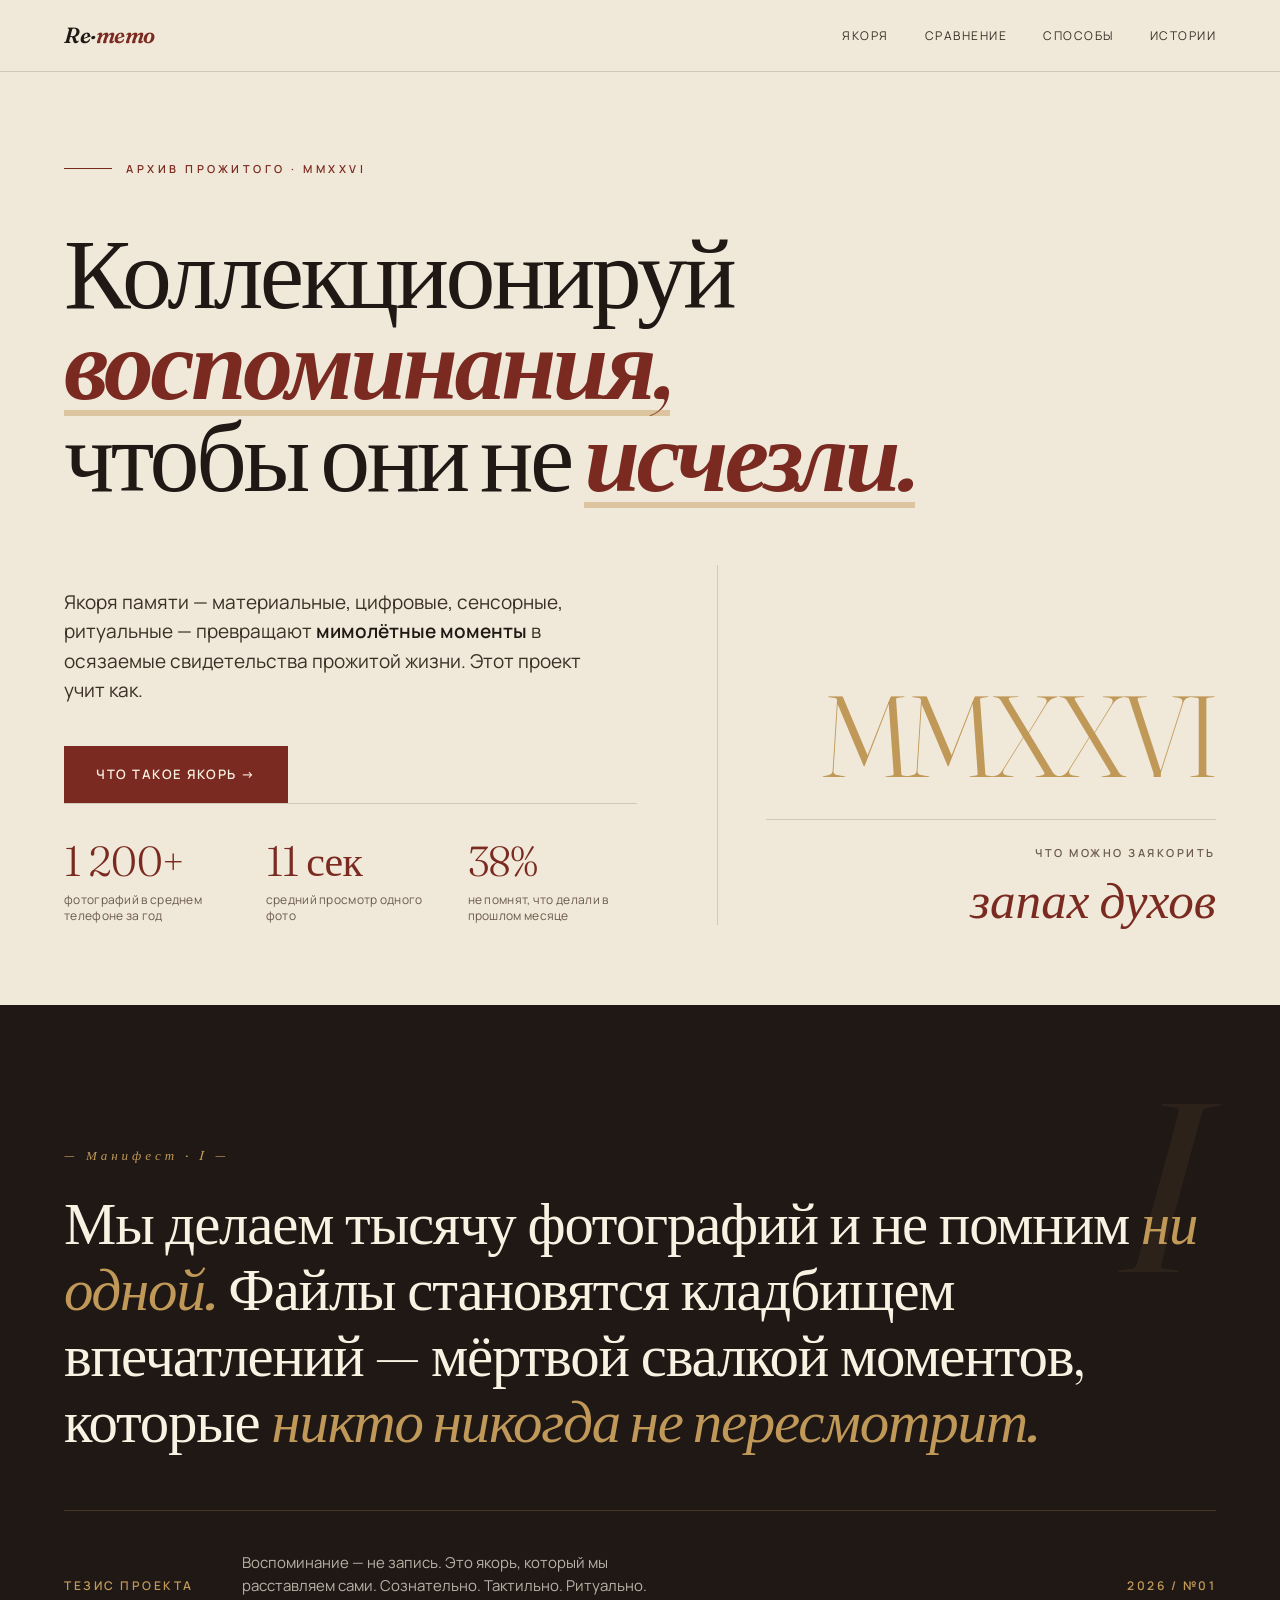
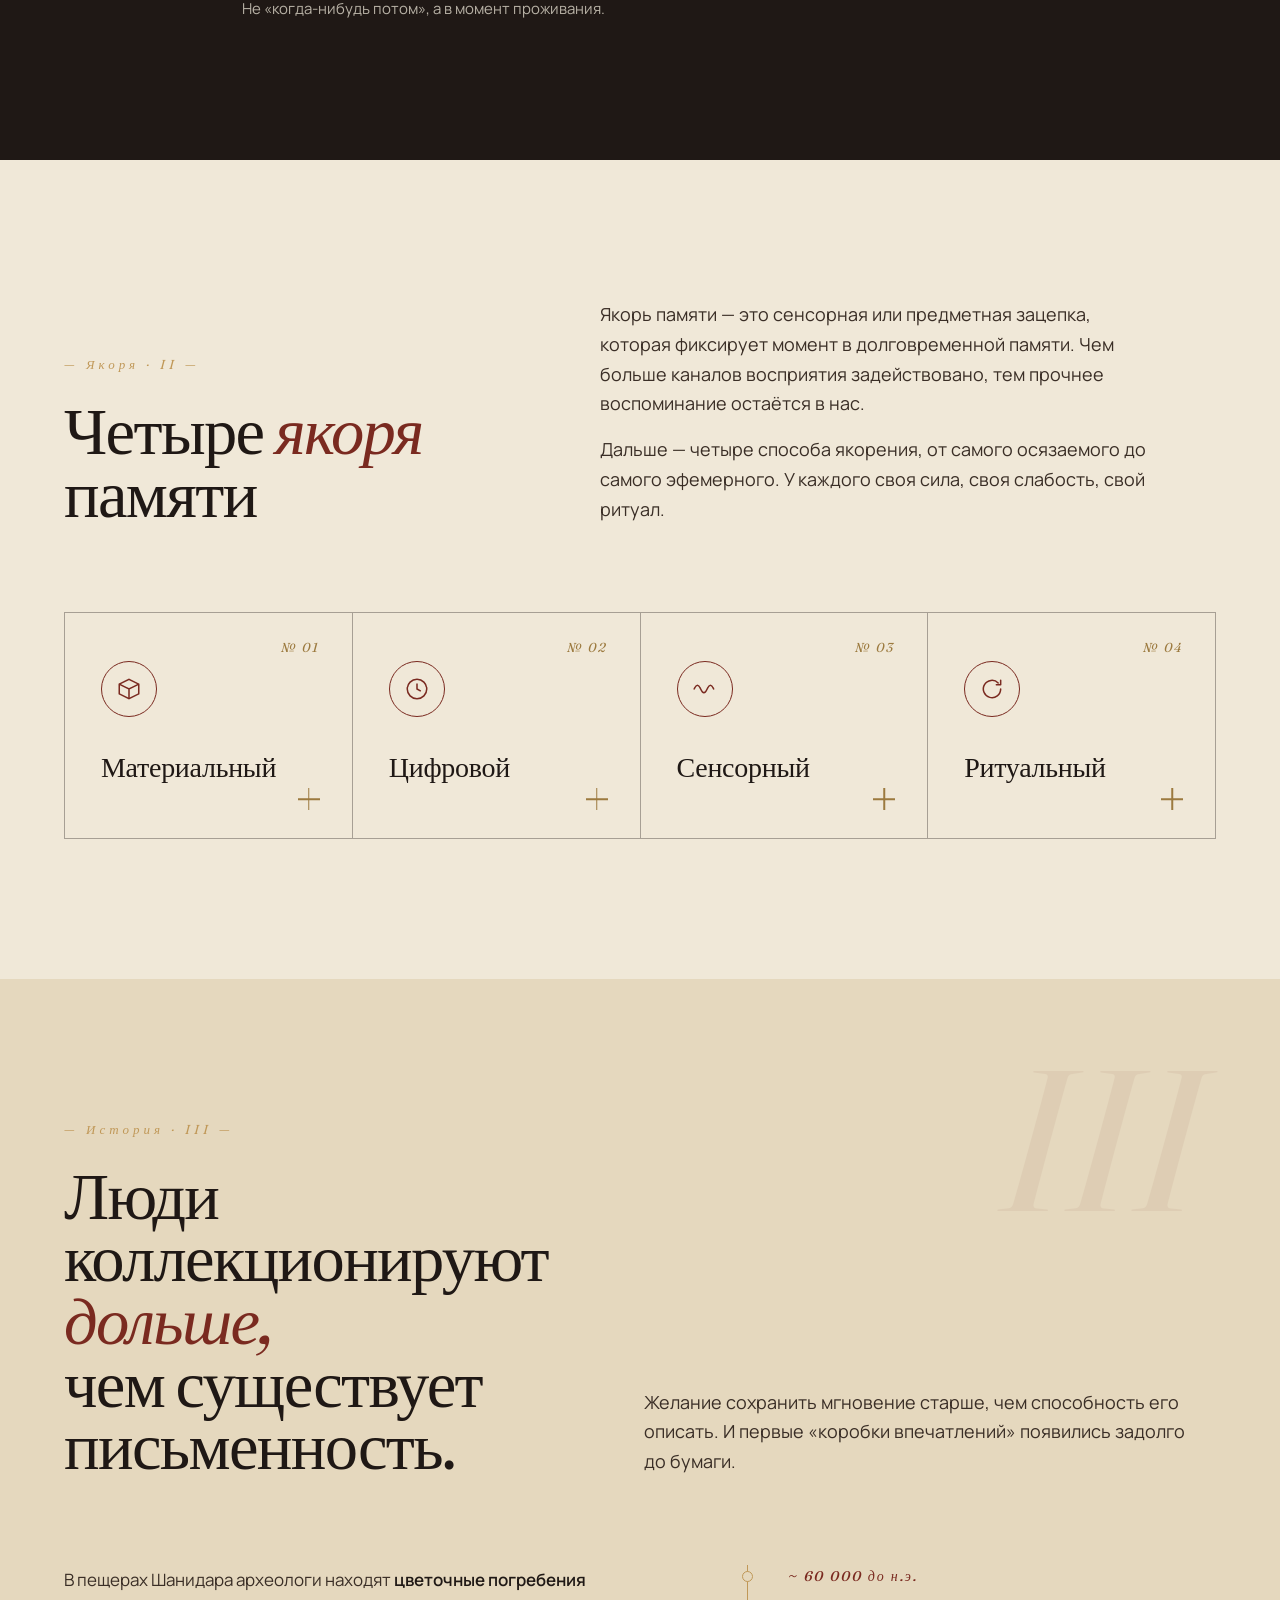
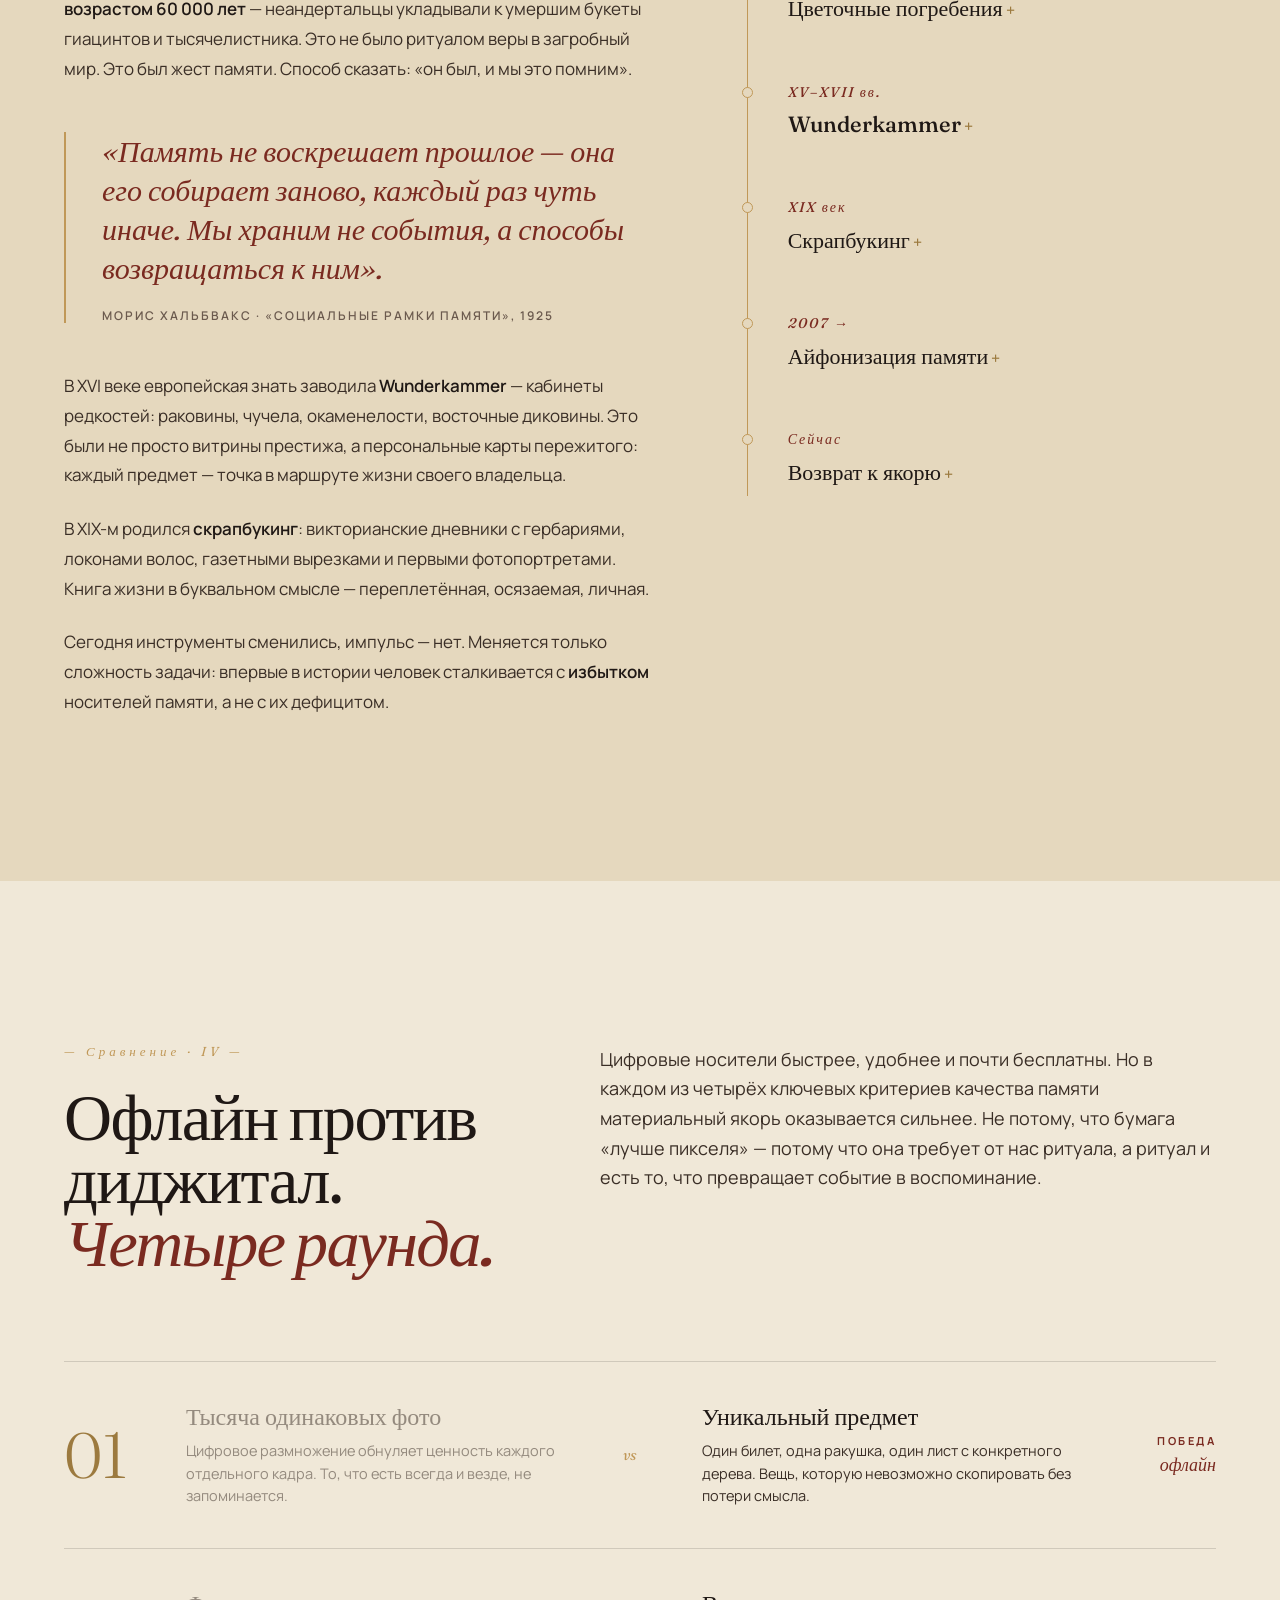
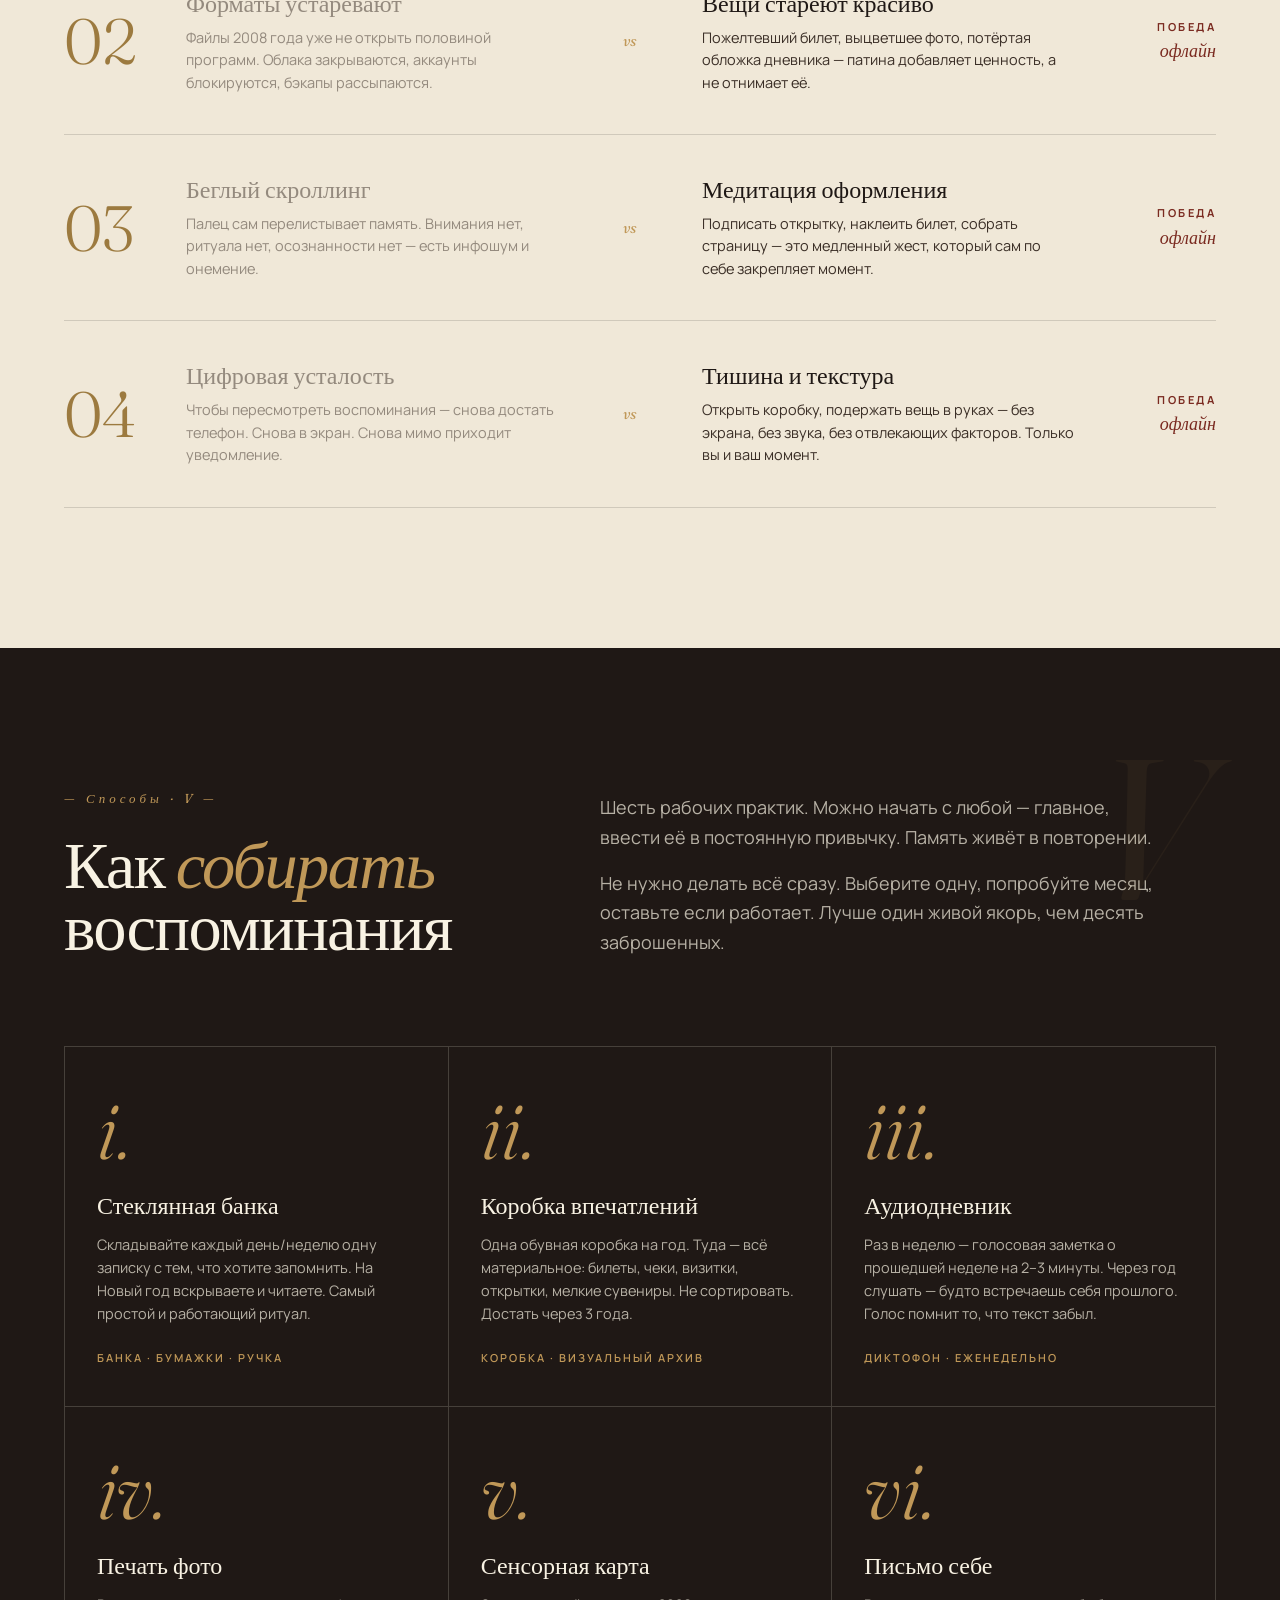
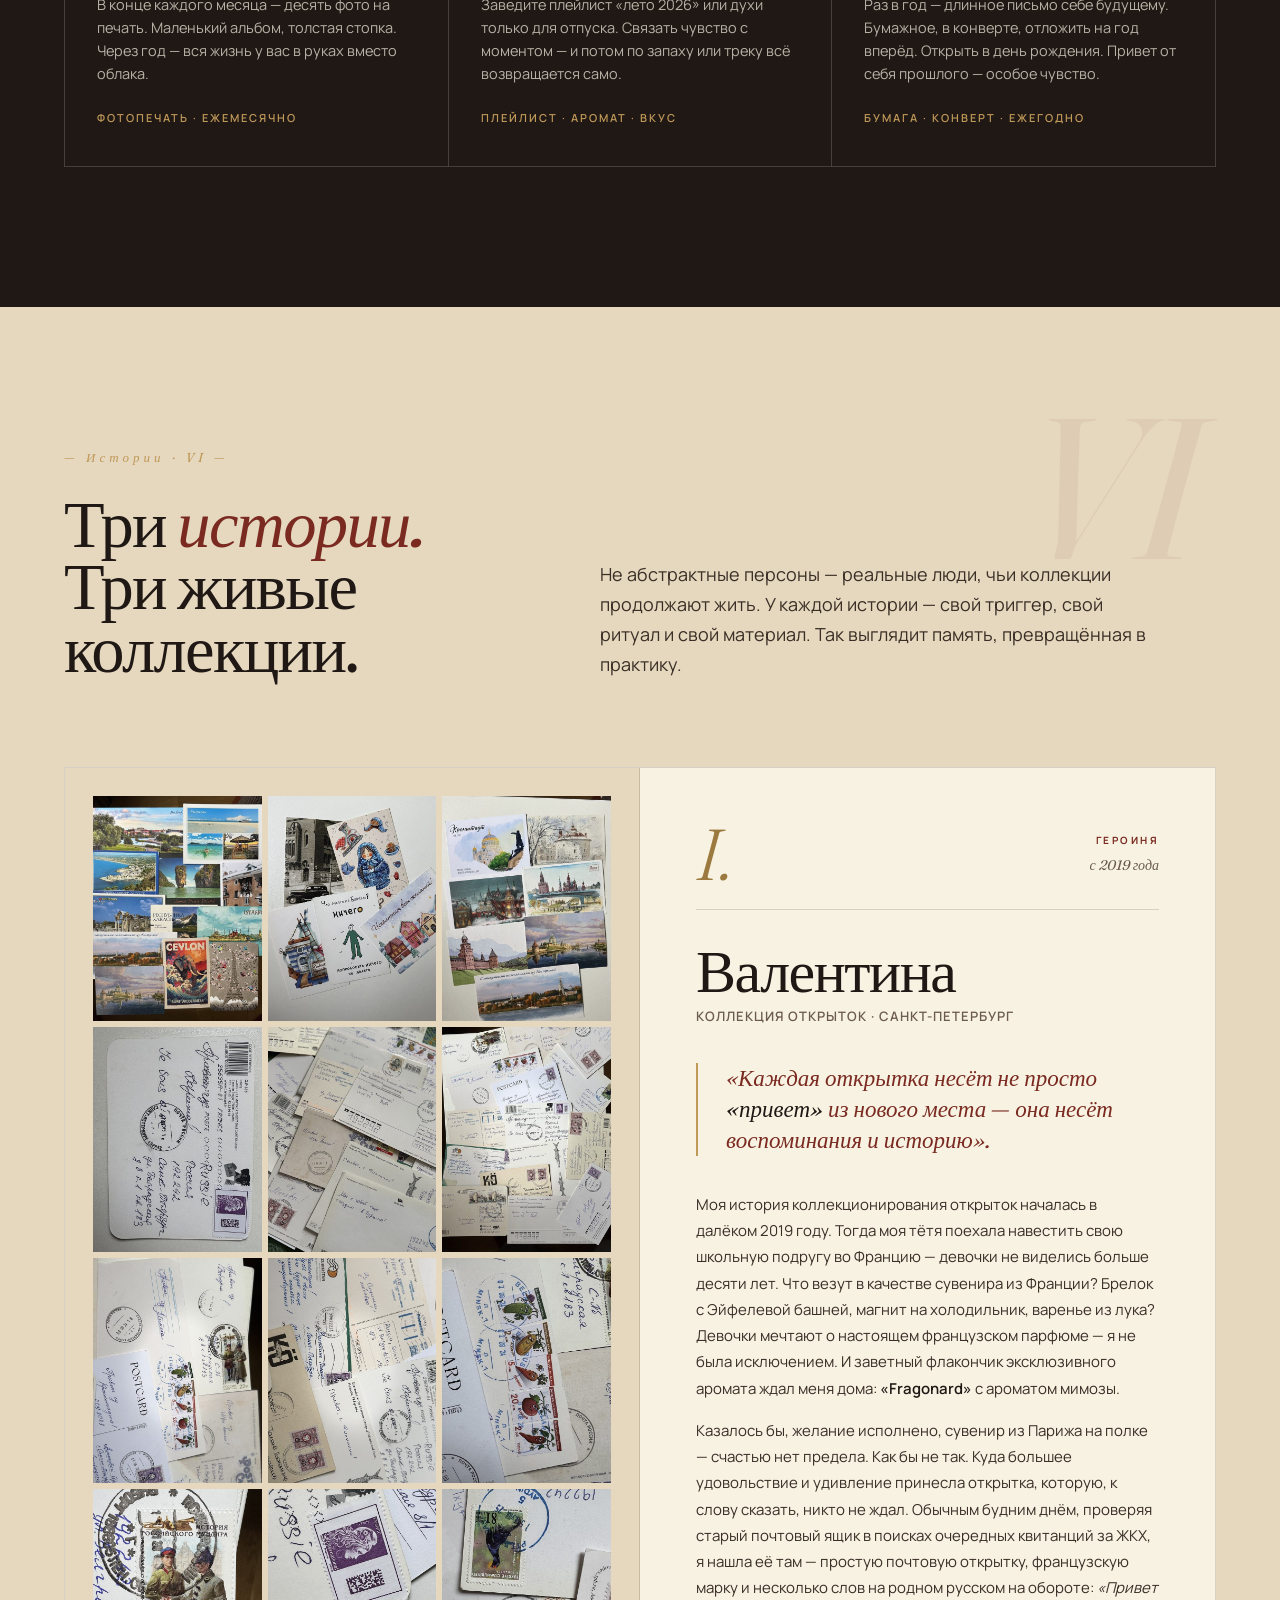
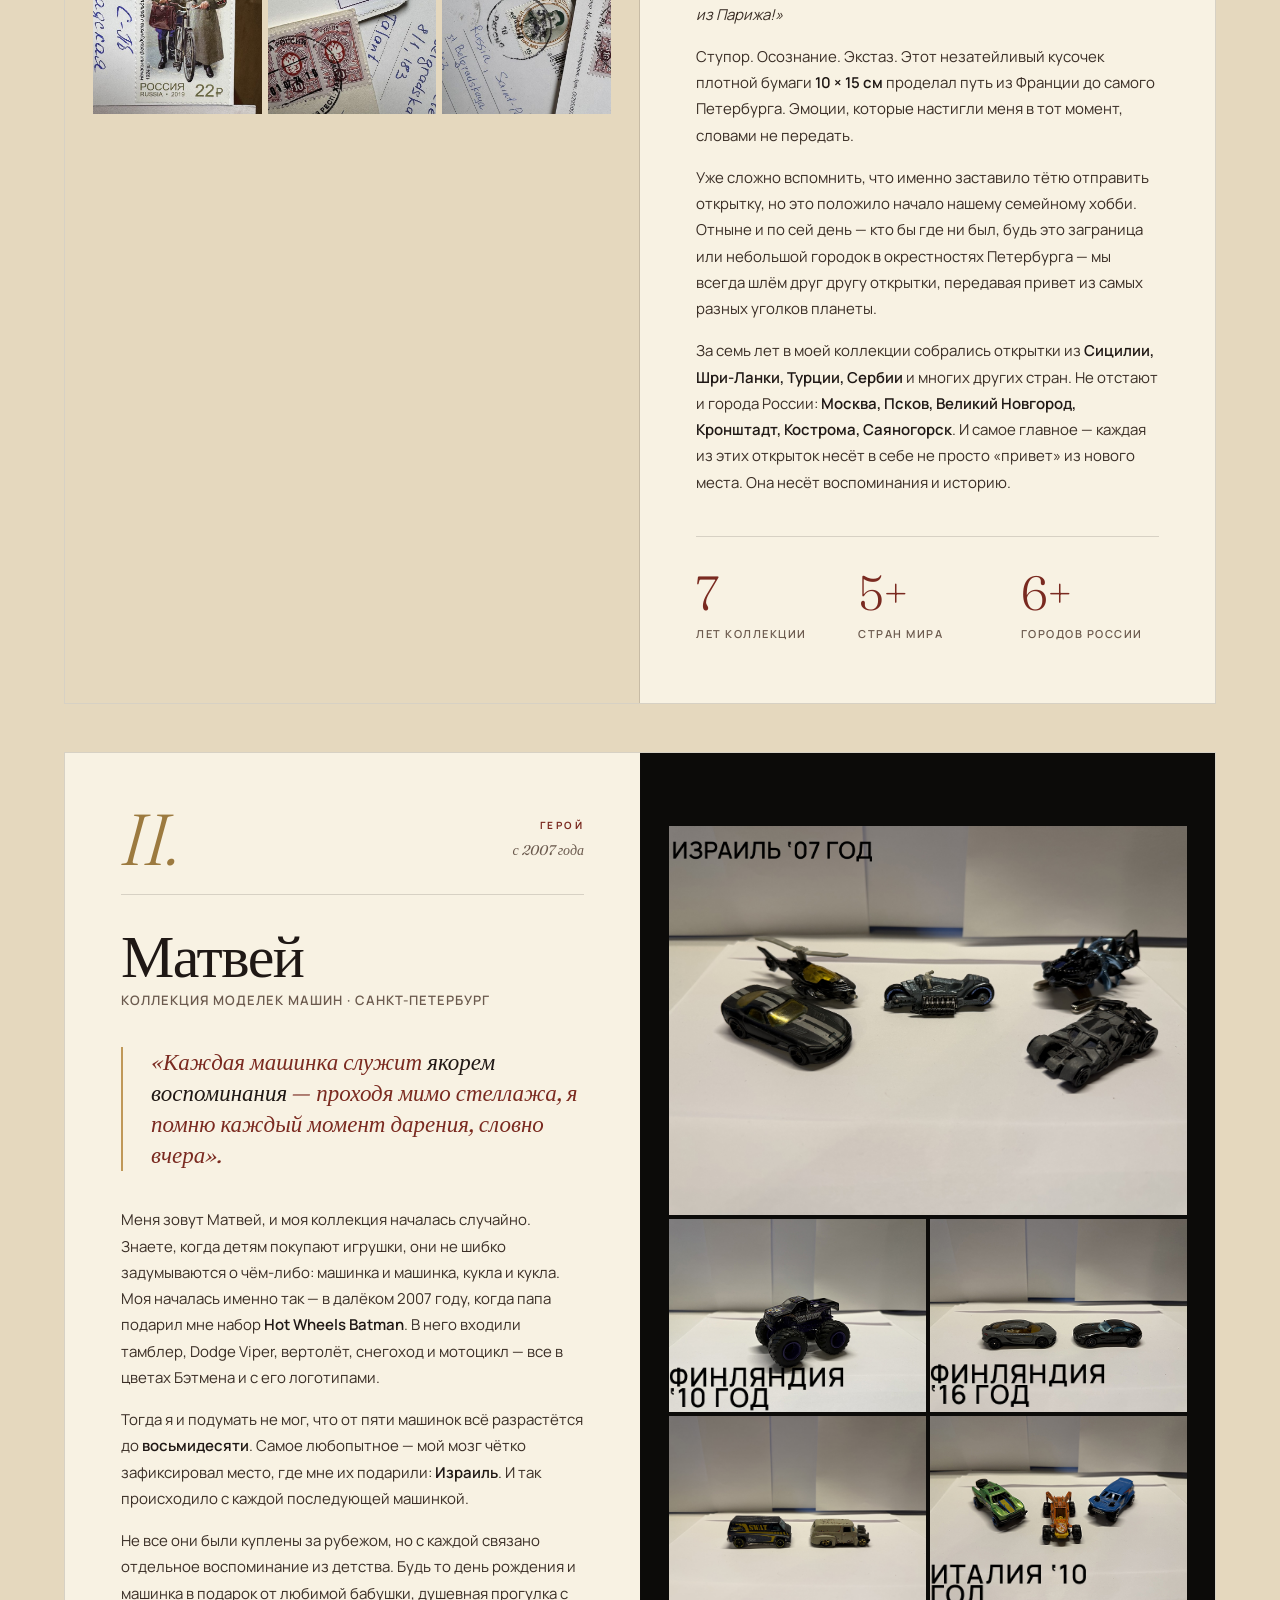
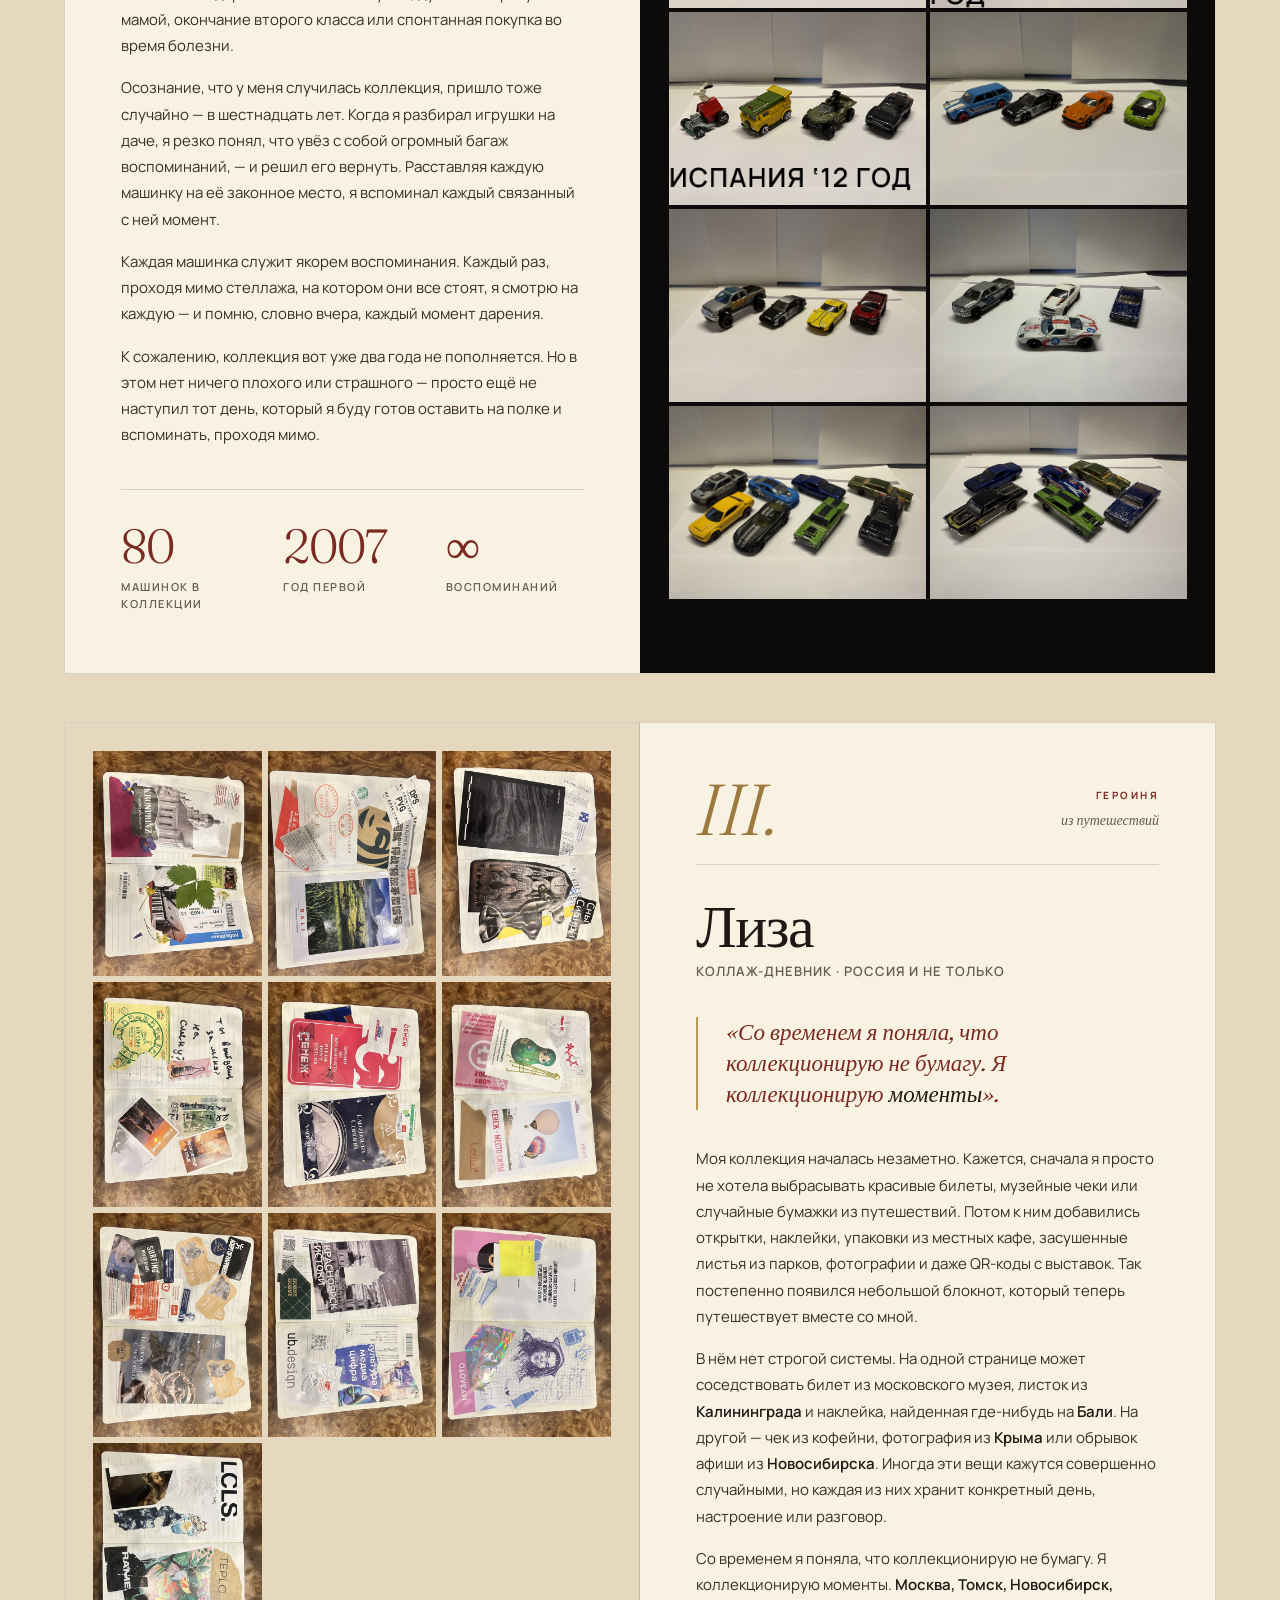
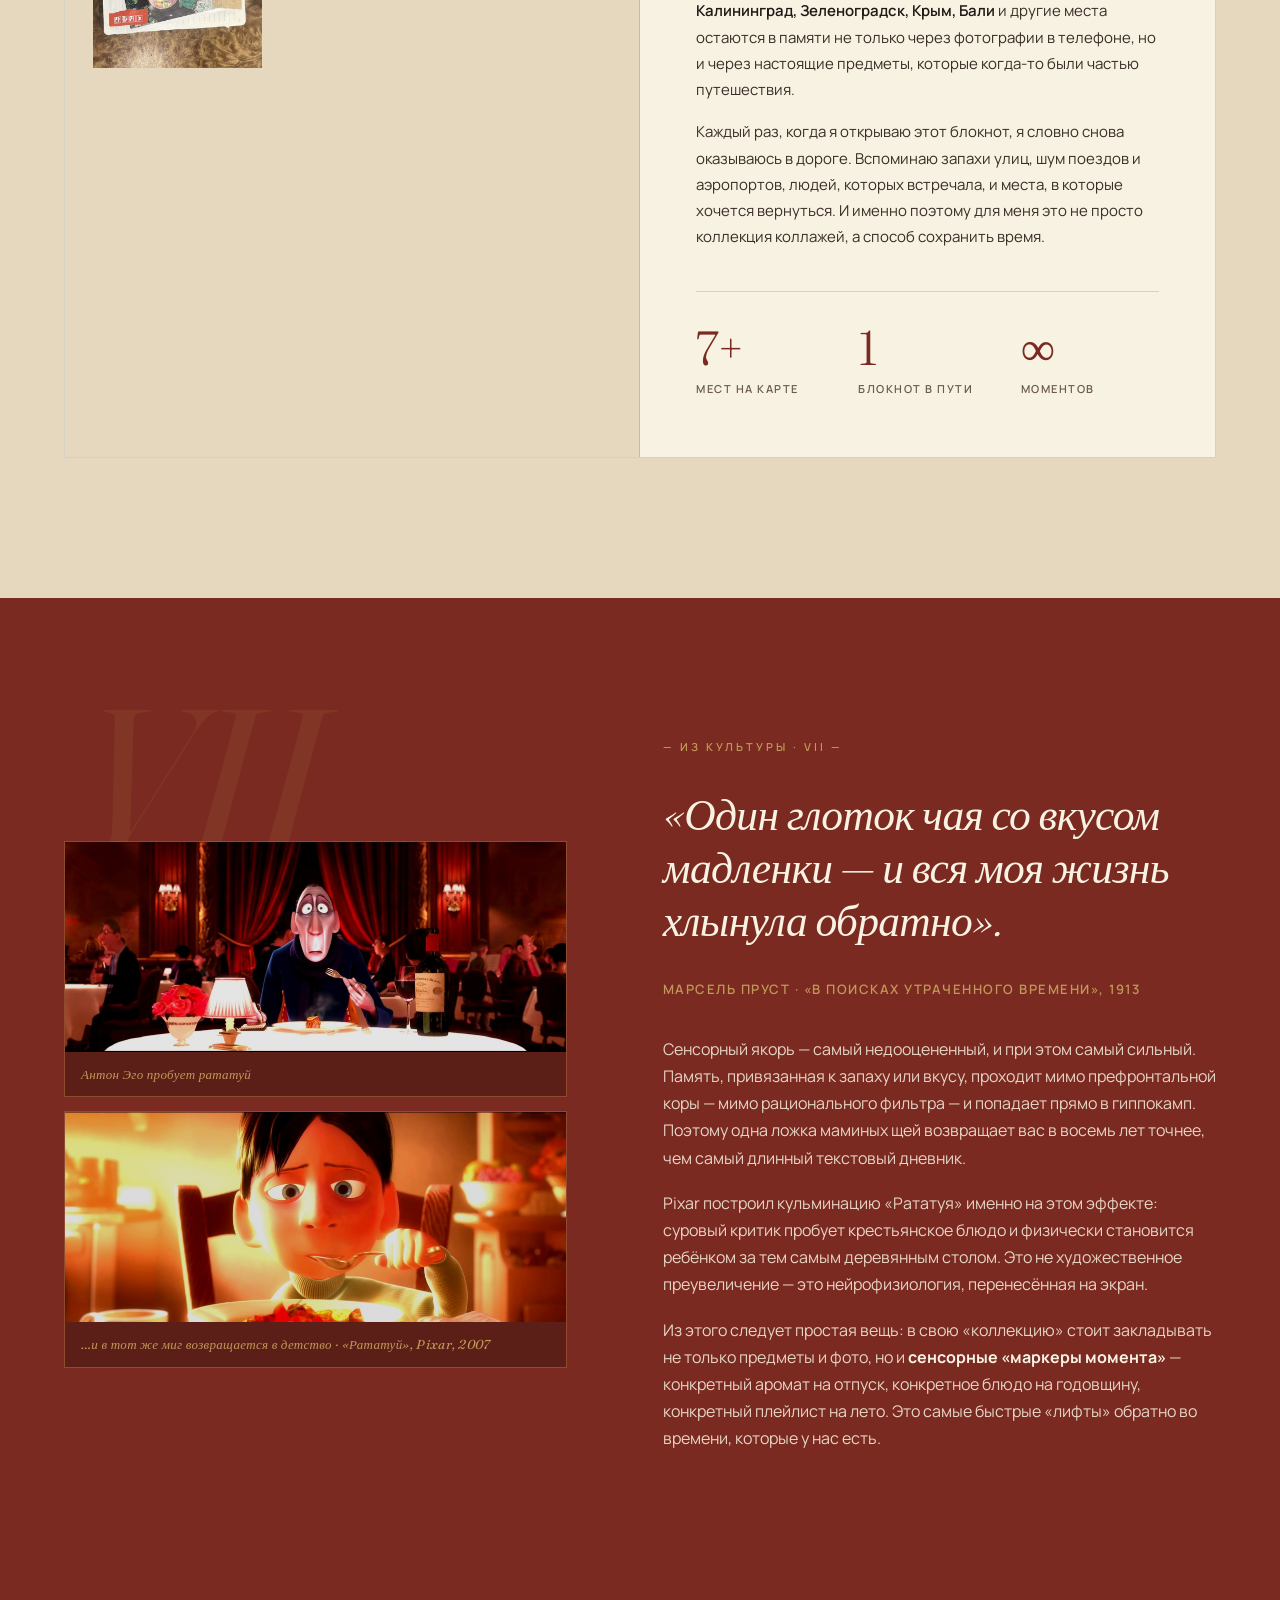
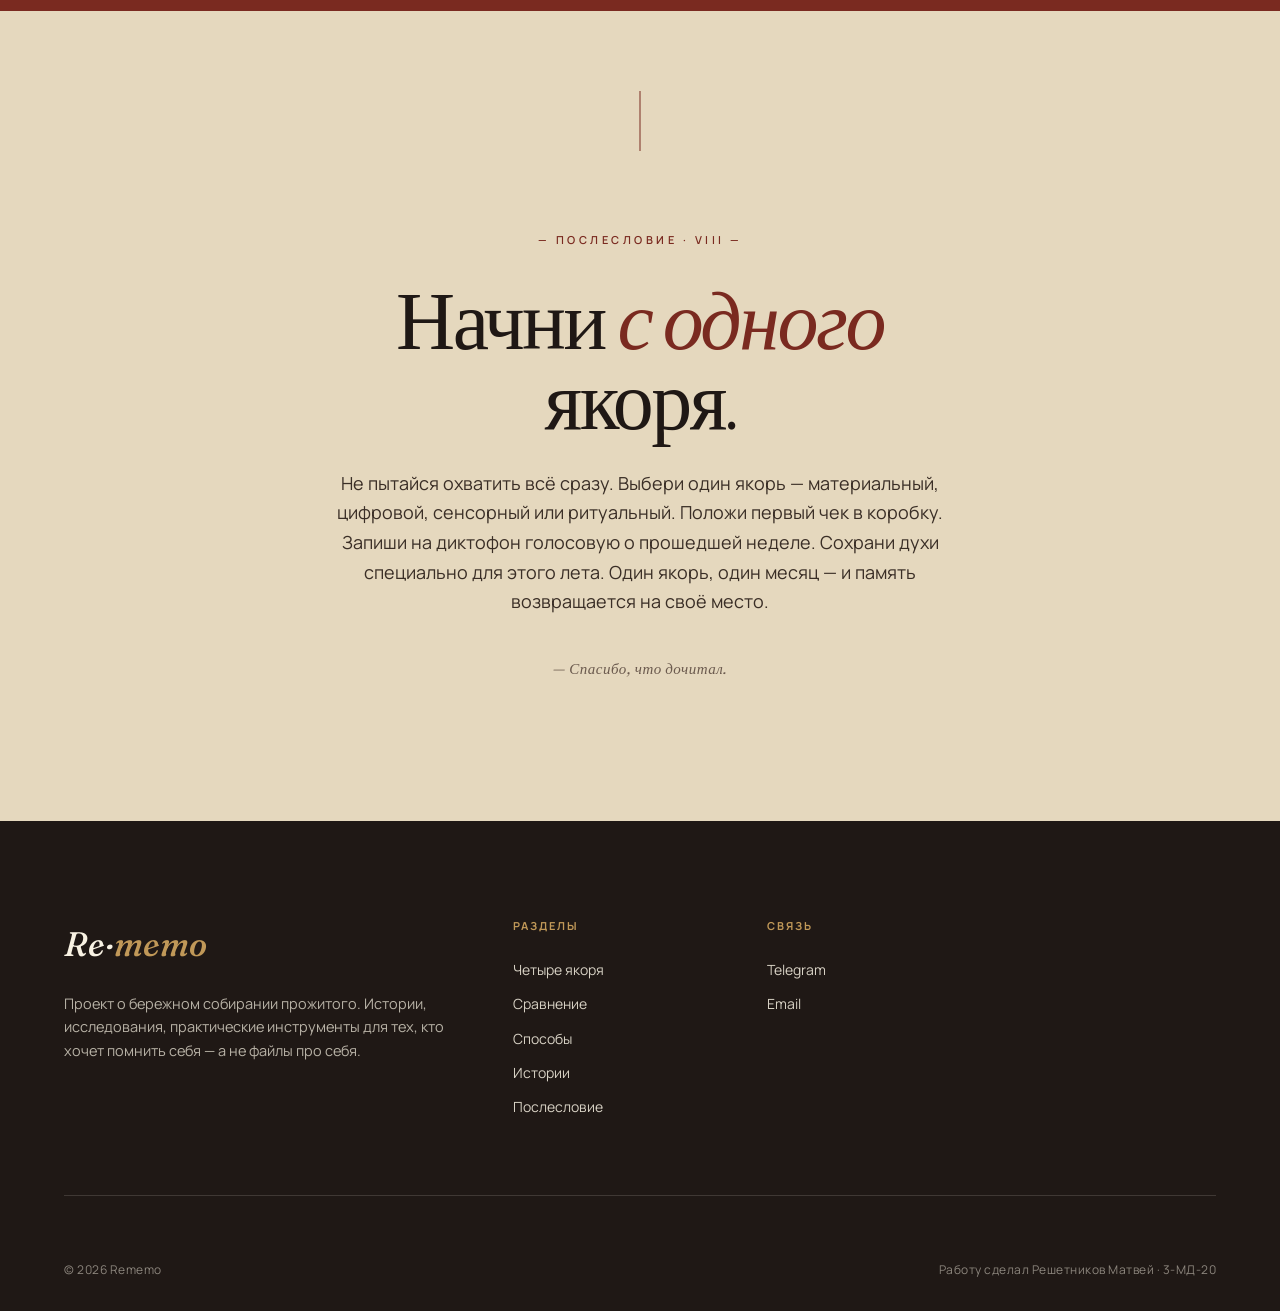
<file: index.html>
<!DOCTYPE html>
<html lang="ru">
<head>
<meta charset="UTF-8">
<meta name="viewport" content="width=device-width, initial-scale=1.0">
<title>Коллекция — Архив прожитого</title>
<link rel="preconnect" href="https://fonts.googleapis.com">
<link rel="preconnect" href="https://fonts.gstatic.com" crossorigin>
<link href="https://fonts.googleapis.com/css2?family=Fraunces:ital,opsz,wght@0,9..144,300..900;1,9..144,300..900&family=Manrope:wght@300;400;500;600;700&display=swap" rel="stylesheet">
<link rel="stylesheet" href="style.css">
</head>
<body>

<nav class="nav">
  <div class="nav-inner">
    <div class="logo">Re·<span>memo</span></div>
    <ul class="nav-links">
      <li><a href="#anchors">Якоря</a></li>
      <li><a href="#comparison">Сравнение</a></li>
      <li><a href="#methods">Способы</a></li>
      <li><a href="#personas">Истории</a></li>
    </ul>
  </div>
</nav>

<main>

<!-- HERO -->
<section class="hero">
  <div class="container">
    <div class="hero-eyebrow">Архив прожитого · MMXXVI</div>
    <h1 class="hero-title display">Коллекционируй <em>воспоминания,</em><br>чтобы они не <em>исчезли.</em></h1>
    <div class="hero-grid">
      <div>
        <p class="hero-text">Якоря памяти — материальные, цифровые, сенсорные, ритуальные — превращают <strong>мимолётные моменты</strong> в осязаемые свидетельства прожитой жизни. Этот проект учит как.</p>
        <div class="hero-actions">
          <a href="#anchors" class="btn-primary">Что такое якорь →</a>
        </div>
        <div class="hero-stats">
          <div>
            <div class="hero-stat-num display">1 200+</div>
            <div class="hero-stat-label">фотографий в среднем телефоне за год</div>
          </div>
          <div>
            <div class="hero-stat-num display">11 сек</div>
            <div class="hero-stat-label">средний просмотр одного фото</div>
          </div>
          <div>
            <div class="hero-stat-num display">38%</div>
            <div class="hero-stat-label">не помнят, что делали в прошлом месяце</div>
          </div>
        </div>
      </div>
      <div class="hero-type">
        <div class="hero-type-year display">MMXXVI</div>
        <div class="hero-type-anchor">
          <span class="hero-type-label">что можно заякорить</span>
          <span class="hero-type-word display" id="cycling-word">билет</span>
        </div>
      </div>
    </div>
  </div>
</section>

<!-- MANIFESTO -->
<section class="manifesto">
  <div class="container">
    <span class="section-num">— Манифест · I —</span>
    <h2 class="manifesto-quote display">Мы делаем тысячу фотографий и не помним <em>ни одной.</em> Файлы становятся кладбищем впечатлений — мёртвой свалкой моментов, которые <em>никто никогда не пересмотрит.</em></h2>
    <div class="manifesto-meta">
      <div class="manifesto-attribution">Тезис проекта</div>
      <div class="manifesto-secondary">Воспоминание — не запись. Это якорь, который мы расставляем сами. Сознательно. Тактильно. Ритуально. Не «когда-нибудь потом», а в момент проживания.</div>
      <div class="manifesto-attribution" style="text-align:right">2026 / №01</div>
    </div>
  </div>
</section>

<!-- ANCHORS -->
<section class="anchors" id="anchors">
  <div class="container">
    <div class="section-header">
      <div>
        <span class="section-num">— Якоря · II —</span>
        <h2 class="section-title display">Четыре <em>якоря</em><br>памяти</h2>
      </div>
      <div class="section-intro">
        <p>Якорь памяти — это сенсорная или предметная зацепка, которая фиксирует момент в долговременной памяти. Чем больше каналов восприятия задействовано, тем прочнее воспоминание остаётся в нас.</p>
        <p>Дальше — четыре способа якорения, от самого осязаемого до самого эфемерного. У каждого своя сила, своя слабость, свой ритуал.</p>
      </div>
    </div>
    <div class="anchors-grid">
      <div class="anchor-card">
        <span class="anchor-num">№ 01</span>
        <div class="anchor-icon">
          <svg viewBox="0 0 24 24" fill="none" stroke="currentColor" stroke-width="1.4"><path d="M3 7.5 12 3l9 4.5v9L12 21l-9-4.5v-9Z"/><path d="m3 7.5 9 4.5 9-4.5M12 12v9"/></svg>
        </div>
        <h3 class="anchor-title display">Материальный</h3>
        <span class="anchor-toggle" aria-hidden="true"></span>
        <div class="anchor-detail">
          <p class="anchor-text">Билет с концерта, прижатый между страницами цветок, чек из ресторана, где впервые сказали «люблю». Предмет, к которому можно прикоснуться спустя десять лет.</p>
          <div class="anchor-examples">
            <span class="anchor-examples-label">в коллекцию</span>
            <span class="anchor-examples-list">билеты, открытки, сувениры, засушенные цветы, винные пробки</span>
          </div>
        </div>
      </div>
      <div class="anchor-card">
        <span class="anchor-num">№ 02</span>
        <div class="anchor-icon">
          <svg viewBox="0 0 24 24" fill="none" stroke="currentColor" stroke-width="1.4"><circle cx="12" cy="12" r="9"/><path d="M12 7v5l3.5 2"/></svg>
        </div>
        <h3 class="anchor-title display">Цифровой</h3>
        <span class="anchor-toggle" aria-hidden="true"></span>
        <div class="anchor-detail">
          <p class="anchor-text">Фото, аудио-заметка, дневниковая запись в приложении. Бесконечно удобно — но без ритуала пересмотра тонет в архиве. Требует структуры и регулярности.</p>
          <div class="anchor-examples">
            <span class="anchor-examples-label">в коллекцию</span>
            <span class="anchor-examples-list">фотодневник, голосовые, тематические альбомы, заметки</span>
          </div>
        </div>
      </div>
      <div class="anchor-card">
        <span class="anchor-num">№ 03</span>
        <div class="anchor-icon">
          <svg viewBox="0 0 24 24" fill="none" stroke="currentColor" stroke-width="1.4"><path d="M2 12q3-7 6 0t6 0 6 0" stroke-linecap="round"/></svg>
        </div>
        <h3 class="anchor-title display">Сенсорный</h3>
        <span class="anchor-toggle" aria-hidden="true"></span>
        <div class="anchor-detail">
          <p class="anchor-text">Запах духов, вкус блюда, мелодия из колонок. Самые мощные якоря — мозг связывает их с событием в обход языка. Один глоток — и вы снова там.</p>
          <div class="anchor-examples">
            <span class="anchor-examples-label">в коллекцию</span>
            <span class="anchor-examples-list">ароматы, плейлисты, рецепты, текстуры, звуки места</span>
          </div>
        </div>
      </div>
      <div class="anchor-card">
        <span class="anchor-num">№ 04</span>
        <div class="anchor-icon">
          <svg viewBox="0 0 24 24" fill="none" stroke="currentColor" stroke-width="1.4"><path d="M20 12a8 8 0 1 1-2.3-5.6" stroke-linecap="round"/><path d="M20 4v4h-4" stroke-linecap="round" stroke-linejoin="round"/></svg>
        </div>
        <h3 class="anchor-title display">Ритуальный</h3>
        <span class="anchor-toggle" aria-hidden="true"></span>
        <div class="anchor-detail">
          <p class="anchor-text">Повторяющееся действие: воскресный завтрак на одном балконе, ежегодный зимний ужин с теми же людьми, утренний кофе в одной кружке. Память через повтор.</p>
          <div class="anchor-examples">
            <span class="anchor-examples-label">в коллекцию</span>
            <span class="anchor-examples-list">традиции, привычки, ежегодные ритуалы, маршруты</span>
          </div>
        </div>
      </div>
    </div>
  </div>
</section>

<!-- HISTORY -->
<section class="history">
  <div class="container">
    <div class="section-header">
      <div>
        <span class="section-num">— История · III —</span>
        <h2 class="section-title display">Люди коллекционируют <em>дольше,</em><br>чем существует письменность.</h2>
      </div>
      <div class="section-intro">
        <p>Желание сохранить мгновение старше, чем способность его описать. И первые «коробки впечатлений» появились задолго до бумаги.</p>
      </div>
    </div>
    <div class="history-grid">
      <div class="history-text">
        <p class="history-paragraph">В пещерах Шанидара археологи находят <strong>цветочные погребения возрастом 60 000 лет</strong> — неандертальцы укладывали к умершим букеты гиацинтов и тысячелистника. Это не было ритуалом веры в загробный мир. Это был жест памяти. Способ сказать: «он был, и мы это помним».</p>
        <div class="history-pullquote display">«Память не воскрешает прошлое — она его собирает заново, каждый раз чуть иначе. Мы храним не события, а способы возвращаться к ним».
          <span class="history-pullquote-cite">Морис Хальбвакс · «Социальные рамки памяти», 1925</span>
        </div>
        <p class="history-paragraph">В XVI веке европейская знать заводила <strong>Wunderkammer</strong> — кабинеты редкостей: раковины, чучела, окаменелости, восточные диковины. Это были не просто витрины престижа, а персональные карты пережитого: каждый предмет — точка в маршруте жизни своего владельца.</p>
        <p class="history-paragraph">В XIX-м родился <strong>скрапбукинг</strong>: викторианские дневники с гербариями, локонами волос, газетными вырезками и первыми фотопортретами. Книга жизни в буквальном смысле — переплетённая, осязаемая, личная.</p>
        <p class="history-paragraph">Сегодня инструменты сменились, импульс — нет. Меняется только сложность задачи: впервые в истории человек сталкивается с <strong>избытком</strong> носителей памяти, а не с их дефицитом.</p>
      </div>
      <div class="history-timeline">
        <div class="timeline-item">
          <div class="timeline-year display">~ 60 000 до н.э.</div>
          <h4 class="timeline-title display">Цветочные погребения</h4>
          <p class="timeline-text">Неандертальцы укладывают цветы в могилы. Самый ранний известный жест памяти.</p>
        </div>
        <div class="timeline-item">
          <div class="timeline-year display">XV–XVII вв.</div>
          <h4 class="timeline-title display">Wunderkammer</h4>
          <p class="timeline-text">Кабинеты редкостей в домах европейской знати. Прообраз современных музеев и личных коллекций.</p>
        </div>
        <div class="timeline-item">
          <div class="timeline-year display">XIX век</div>
          <h4 class="timeline-title display">Скрапбукинг</h4>
          <p class="timeline-text">Викторианские альбомы — гербарии, локоны, фотокарточки. Расцвет персональной мемориалистики.</p>
        </div>
        <div class="timeline-item">
          <div class="timeline-year display">2007 →</div>
          <h4 class="timeline-title display">Айфонизация памяти</h4>
          <p class="timeline-text">Камера в кармане у каждого. Объём фиксации растёт в тысячу раз. Качество удержания — падает.</p>
        </div>
        <div class="timeline-item">
          <div class="timeline-year display">Сейчас</div>
          <h4 class="timeline-title display">Возврат к якорю</h4>
          <p class="timeline-text">Возрождение бумажных дневников, плёночных камер и «slow memory» как осознанной практики.</p>
        </div>
      </div>
    </div>
  </div>
</section>

<!-- COMPARISON -->
<section class="comparison" id="comparison">
  <div class="container">
    <div class="section-header" style="grid-template-columns:1fr 1.4fr">
      <div>
        <span class="section-num">— Сравнение · IV —</span>
        <h2 class="section-title display">Офлайн против диджитал.<br><em>Четыре раунда.</em></h2>
      </div>
      <p class="comparison-intro">Цифровые носители быстрее, удобнее и почти бесплатны. Но в каждом из четырёх ключевых критериев качества памяти материальный якорь оказывается сильнее. Не потому, что бумага «лучше пикселя» — потому что она требует от нас ритуала, а ритуал и есть то, что превращает событие в воспоминание.</p>
    </div>

    <div class="comparison-row">
      <div class="comparison-num display">01</div>
      <div class="comparison-side digital">
        <h3 class="display">Тысяча одинаковых фото</h3>
        <p>Цифровое размножение обнуляет ценность каждого отдельного кадра. То, что есть всегда и везде, не запоминается.</p>
      </div>
      <div class="comparison-vs display">vs</div>
      <div class="comparison-side">
        <h3 class="display">Уникальный предмет</h3>
        <p>Один билет, одна ракушка, один лист с конкретного дерева. Вещь, которую невозможно скопировать без потери смысла.</p>
      </div>
      <div class="comparison-winner">Победа<span class="display">офлайн</span></div>
    </div>

    <div class="comparison-row">
      <div class="comparison-num display">02</div>
      <div class="comparison-side digital">
        <h3 class="display">Форматы устаревают</h3>
        <p>Файлы 2008 года уже не открыть половиной программ. Облака закрываются, аккаунты блокируются, бэкапы рассыпаются.</p>
      </div>
      <div class="comparison-vs display">vs</div>
      <div class="comparison-side">
        <h3 class="display">Вещи стареют красиво</h3>
        <p>Пожелтевший билет, выцветшее фото, потёртая обложка дневника — патина добавляет ценность, а не отнимает её.</p>
      </div>
      <div class="comparison-winner">Победа<span class="display">офлайн</span></div>
    </div>

    <div class="comparison-row">
      <div class="comparison-num display">03</div>
      <div class="comparison-side digital">
        <h3 class="display">Беглый скроллинг</h3>
        <p>Палец сам перелистывает память. Внимания нет, ритуала нет, осознанности нет — есть инфошум и онемение.</p>
      </div>
      <div class="comparison-vs display">vs</div>
      <div class="comparison-side">
        <h3 class="display">Медитация оформления</h3>
        <p>Подписать открытку, наклеить билет, собрать страницу — это медленный жест, который сам по себе закрепляет момент.</p>
      </div>
      <div class="comparison-winner">Победа<span class="display">офлайн</span></div>
    </div>

    <div class="comparison-row">
      <div class="comparison-num display">04</div>
      <div class="comparison-side digital">
        <h3 class="display">Цифровая усталость</h3>
        <p>Чтобы пересмотреть воспоминания — снова достать телефон. Снова в экран. Снова мимо приходит уведомление.</p>
      </div>
      <div class="comparison-vs display">vs</div>
      <div class="comparison-side">
        <h3 class="display">Тишина и текстура</h3>
        <p>Открыть коробку, подержать вещь в руках — без экрана, без звука, без отвлекающих факторов. Только вы и ваш момент.</p>
      </div>
      <div class="comparison-winner">Победа<span class="display">офлайн</span></div>
    </div>
  </div>
</section>

<!-- METHODS -->
<section class="methods" id="methods">
  <div class="container">
    <div class="section-header">
      <div>
        <span class="section-num">— Способы · V —</span>
        <h2 class="section-title display">Как <em>собирать</em><br>воспоминания</h2>
      </div>
      <div class="section-intro">
        <p>Шесть рабочих практик. Можно начать с любой — главное, ввести её в постоянную привычку. Память живёт в повторении.</p>
        <p>Не нужно делать всё сразу. Выберите одну, попробуйте месяц, оставьте если работает. Лучше один живой якорь, чем десять заброшенных.</p>
      </div>
    </div>
    <div class="methods-grid">
      <div class="method-card">
        <div class="method-num display">i.</div>
        <h3 class="method-title display">Стеклянная банка</h3>
        <p class="method-text">Складывайте каждый день/неделю одну записку с тем, что хотите запомнить. На Новый год вскрываете и читаете. Самый простой и работающий ритуал.</p>
        <div class="method-tools">банка · бумажки · ручка</div>
      </div>
      <div class="method-card">
        <div class="method-num display">ii.</div>
        <h3 class="method-title display">Коробка впечатлений</h3>
        <p class="method-text">Одна обувная коробка на год. Туда — всё материальное: билеты, чеки, визитки, открытки, мелкие сувениры. Не сортировать. Достать через 3 года.</p>
        <div class="method-tools">коробка · визуальный архив</div>
      </div>
      <div class="method-card">
        <div class="method-num display">iii.</div>
        <h3 class="method-title display">Аудиодневник</h3>
        <p class="method-text">Раз в неделю — голосовая заметка о прошедшей неделе на 2–3 минуты. Через год слушать — будто встречаешь себя прошлого. Голос помнит то, что текст забыл.</p>
        <div class="method-tools">диктофон · еженедельно</div>
      </div>
      <div class="method-card">
        <div class="method-num display">iv.</div>
        <h3 class="method-title display">Печать фото</h3>
        <p class="method-text">В конце каждого месяца — десять фото на печать. Маленький альбом, толстая стопка. Через год — вся жизнь у вас в руках вместо облака.</p>
        <div class="method-tools">фотопечать · ежемесячно</div>
      </div>
      <div class="method-card">
        <div class="method-num display">v.</div>
        <h3 class="method-title display">Сенсорная карта</h3>
        <p class="method-text">Заведите плейлист «лето 2026» или духи только для отпуска. Связать чувство с моментом — и потом по запаху или треку всё возвращается само.</p>
        <div class="method-tools">плейлист · аромат · вкус</div>
      </div>
      <div class="method-card">
        <div class="method-num display">vi.</div>
        <h3 class="method-title display">Письмо себе</h3>
        <p class="method-text">Раз в год — длинное письмо себе будущему. Бумажное, в конверте, отложить на год вперёд. Открыть в день рождения. Привет от себя прошлого — особое чувство.</p>
        <div class="method-tools">бумага · конверт · ежегодно</div>
      </div>
    </div>
  </div>
</section>

<!-- STORIES (block VI) -->
<section class="stories" id="personas">
  <div class="container">
    <div class="section-header">
      <div>
        <span class="section-num">— Истории · VI —</span>
        <h2 class="section-title display">Три <em>истории.</em><br>Три живые коллекции.</h2>
      </div>
      <div class="section-intro">
        <p>Не абстрактные персоны — реальные люди, чьи коллекции продолжают жить. У каждой истории — свой триггер, свой ритуал и свой материал. Так выглядит память, превращённая в практику.</p>
      </div>
    </div>

    <!-- Story I: Valentina -->
    <article class="story-card">
      <div class="story-photos">
        <img src="images/val-01.jpg" alt="Открытка из коллекции Валентины" loading="lazy">
        <img src="images/val-02.jpg" alt="Открытка из коллекции Валентины" loading="lazy">
        <img src="images/val-03.jpg" alt="Открытка из коллекции Валентины" loading="lazy">
        <img src="images/val-04.jpg" alt="Открытка из коллекции Валентины" loading="lazy">
        <img src="images/val-05.jpg" alt="Открытка из коллекции Валентины" loading="lazy">
        <img src="images/val-06.jpg" alt="Открытка из коллекции Валентины" loading="lazy">
        <img src="images/val-07.jpg" alt="Открытка из коллекции Валентины" loading="lazy">
        <img src="images/val-08.jpg" alt="Открытка из коллекции Валентины" loading="lazy">
        <img src="images/val-09.jpg" alt="Открытка из коллекции Валентины" loading="lazy">
        <img src="images/val-10.jpg" alt="Открытка из коллекции Валентины" loading="lazy">
        <img src="images/val-11.jpg" alt="Открытка из коллекции Валентины" loading="lazy">
        <img src="images/val-12.jpg" alt="Открытка из коллекции Валентины" loading="lazy">
      </div>
      <div class="story-body">
        <div class="story-head">
          <span class="story-num display">I.</span>
          <div class="story-meta-top">
            <span class="story-tag">Героиня</span>
            <span class="story-since">с 2019 года</span>
          </div>
        </div>
        <h3 class="story-name display">Валентина</h3>
        <div class="story-subtitle">Коллекция открыток · Санкт-Петербург</div>
        <blockquote class="story-quote display">«Каждая открытка несёт не просто <em>«привет»</em> из нового места — она несёт воспоминания и историю».</blockquote>
        <div class="story-text">
          <p>Моя история коллекционирования открыток началась в далёком 2019 году. Тогда моя тётя поехала навестить свою школьную подругу во Францию — девочки не виделись больше десяти лет. Что везут в качестве сувенира из Франции? Брелок с Эйфелевой башней, магнит на холодильник, варенье из лука? Девочки мечтают о настоящем французском парфюме — я не была исключением. И заветный флакончик эксклюзивного аромата ждал меня дома: <strong>«Fragonard»</strong> с ароматом мимозы.</p>
          <p>Казалось бы, желание исполнено, сувенир из Парижа на полке — счастью нет предела. Как бы не так. Куда большее удовольствие и удивление принесла открытка, которую, к слову сказать, никто не ждал. Обычным будним днём, проверяя старый почтовый ящик в поисках очередных квитанций за ЖКХ, я нашла её там — простую почтовую открытку, французскую марку и несколько слов на родном русском на обороте: <em>«Привет из Парижа!»</em></p>
          <p>Ступор. Осознание. Экстаз. Этот незатейливый кусочек плотной бумаги <strong>10 × 15 см</strong> проделал путь из Франции до самого Петербурга. Эмоции, которые настигли меня в тот момент, словами не передать.</p>
          <p>Уже сложно вспомнить, что именно заставило тётю отправить открытку, но это положило начало нашему семейному хобби. Отныне и по сей день — кто бы где ни был, будь это заграница или небольшой городок в окрестностях Петербурга — мы всегда шлём друг другу открытки, передавая привет из самых разных уголков планеты.</p>
          <p>За семь лет в моей коллекции собрались открытки из <strong>Сицилии, Шри-Ланки, Турции, Сербии</strong> и многих других стран. Не отстают и города России: <strong>Москва, Псков, Великий Новгород, Кронштадт, Кострома, Саяногорск</strong>. И самое главное — каждая из этих открыток несёт в себе не просто «привет» из нового места. Она несёт воспоминания и историю.</p>
        </div>
        <div class="story-stats">
          <div>
            <div class="story-stat-num display">7</div>
            <div class="story-stat-label">лет коллекции</div>
          </div>
          <div>
            <div class="story-stat-num display">5+</div>
            <div class="story-stat-label">стран мира</div>
          </div>
          <div>
            <div class="story-stat-num display">6+</div>
            <div class="story-stat-label">городов России</div>
          </div>
        </div>
      </div>
    </article>

    <!-- Story II: Матвей -->
    <article class="story-card story-card--reverse">
      <div class="story-photos story-photos--vitrine">
         <img src="images/bat3.png" alt="Набор Hot Wheels Batman — начало коллекции" loading="lazy" class="vitrine-feature">
        <img src="images/mt2.jpg" alt="Моделька из коллекции Матвея" loading="lazy">
        <img src="images/kn2.jpg" alt="Моделька из коллекции Матвея" loading="lazy">
        <img src="images/bus1.jpg" alt="Моделька из коллекции Матвея" loading="lazy">
        <img src="images/bug2.jpg" alt="Моделька из коллекции Матвея" loading="lazy">
        <img src="images/ff2.jpg" alt="Моделька из коллекции Матвея" loading="lazy">
        <img src="images/jap1.jpg" alt="Моделька из коллекции Матвея" loading="lazy">
        <img src="images/tt1.jpg" alt="Моделька из коллекции Матвея" loading="lazy">
        <img src="images/fr1.jpg" alt="Моделька из коллекции Матвея" loading="lazy">
        <img src="images/dg1.jpg" alt="Моделька из коллекции Матвея" loading="lazy">
        <img src="images/mc1.jpg" alt="Моделька из коллекции Матвея" loading="lazy">
      </div>
      <div class="story-body">
        <div class="story-head">
          <span class="story-num display">II.</span>
          <div class="story-meta-top">
            <span class="story-tag">Герой</span>
            <span class="story-since">с 2007 года</span>
          </div>
        </div>
        <h3 class="story-name display">Матвей</h3>
        <div class="story-subtitle">Коллекция моделек машин · Санкт-Петербург</div>
        <blockquote class="story-quote display">«Каждая машинка служит <em>якорем воспоминания</em> — проходя мимо стеллажа, я помню каждый момент дарения, словно вчера».</blockquote>
        <div class="story-text">
          <p>Меня зовут Матвей, и моя коллекция началась случайно. Знаете, когда детям покупают игрушки, они не шибко задумываются о чём-либо: машинка и машинка, кукла и кукла. Моя началась именно так — в далёком 2007 году, когда папа подарил мне набор <strong>Hot Wheels Batman</strong>. В него входили тамблер, Dodge Viper, вертолёт, снегоход и мотоцикл — все в цветах Бэтмена и с его логотипами.</p>
          <p>Тогда я и подумать не мог, что от пяти машинок всё разрастётся до <strong>восьмидесяти</strong>. Самое любопытное — мой мозг чётко зафиксировал место, где мне их подарили: <strong>Израиль</strong>. И так происходило с каждой последующей машинкой.</p>
          <p>Не все они были куплены за рубежом, но с каждой связано отдельное воспоминание из детства. Будь то день рождения и машинка в подарок от любимой бабушки, душевная прогулка с мамой, окончание второго класса или спонтанная покупка во время болезни.</p>
          <p>Осознание, что у меня случилась коллекция, пришло тоже случайно — в шестнадцать лет. Когда я разбирал игрушки на даче, я резко понял, что увёз с собой огромный багаж воспоминаний, — и решил его вернуть. Расставляя каждую машинку на её законное место, я вспоминал каждый связанный с ней момент.</p>
          <p>Каждая машинка служит якорем воспоминания. Каждый раз, проходя мимо стеллажа, на котором они все стоят, я смотрю на каждую — и помню, словно вчера, каждый момент дарения.</p>
          <p>К сожалению, коллекция вот уже два года не пополняется. Но в этом нет ничего плохого или страшного — просто ещё не наступил тот день, который я буду готов оставить на полке и вспоминать, проходя мимо.</p>
        </div>
        <div class="story-stats">
          <div>
            <div class="story-stat-num display">80</div>
            <div class="story-stat-label">машинок в коллекции</div>
          </div>
          <div>
            <div class="story-stat-num display">2007</div>
            <div class="story-stat-label">год первой</div>
          </div>
          <div>
            <div class="story-stat-num display">∞</div>
            <div class="story-stat-label">воспоминаний</div>
          </div>
        </div>
      </div>
    </article>

    <!-- Story III: Лиза -->
    <article class="story-card">
      <div class="story-photos story-photos--journal">
        <img src="images/liza-01.jpg" alt="Разворот тревел-блокнота Лизы" loading="lazy">
        <img src="images/liza-02.jpg" alt="Разворот тревел-блокнота Лизы" loading="lazy">
        <img src="images/liza-03.jpg" alt="Разворот тревел-блокнота Лизы" loading="lazy">
        <img src="images/liza-04.jpg" alt="Разворот тревел-блокнота Лизы" loading="lazy">
        <img src="images/liza-05.jpg" alt="Разворот тревел-блокнота Лизы" loading="lazy">
        <img src="images/liza-06.jpg" alt="Разворот тревел-блокнота Лизы" loading="lazy">
        <img src="images/liza-07.jpg" alt="Разворот тревел-блокнота Лизы" loading="lazy">
        <img src="images/liza-08.jpg" alt="Разворот тревел-блокнота Лизы" loading="lazy">
        <img src="images/liza-09.jpg" alt="Разворот тревел-блокнота Лизы" loading="lazy">
        <img src="images/liza-10.jpg" alt="Разворот тревел-блокнота Лизы" loading="lazy">
      </div>
      <div class="story-body">
        <div class="story-head">
          <span class="story-num display">III.</span>
          <div class="story-meta-top">
            <span class="story-tag">Героиня</span>
            <span class="story-since">из путешествий</span>
          </div>
        </div>
        <h3 class="story-name display">Лиза</h3>
        <div class="story-subtitle">Коллаж-дневник · Россия и не только</div>
        <blockquote class="story-quote display">«Со временем я поняла, что коллекционирую не бумагу. Я коллекционирую <em>моменты</em>».</blockquote>
        <div class="story-text">
          <p>Моя коллекция началась незаметно. Кажется, сначала я просто не хотела выбрасывать красивые билеты, музейные чеки или случайные бумажки из путешествий. Потом к ним добавились открытки, наклейки, упаковки из местных кафе, засушенные листья из парков, фотографии и даже QR-коды с выставок. Так постепенно появился небольшой блокнот, который теперь путешествует вместе со мной.</p>
          <p>В нём нет строгой системы. На одной странице может соседствовать билет из московского музея, листок из <strong>Калининграда</strong> и наклейка, найденная где-нибудь на <strong>Бали</strong>. На другой — чек из кофейни, фотография из <strong>Крыма</strong> или обрывок афиши из <strong>Новосибирска</strong>. Иногда эти вещи кажутся совершенно случайными, но каждая из них хранит конкретный день, настроение или разговор.</p>
          <p>Со временем я поняла, что коллекционирую не бумагу. Я коллекционирую моменты. <strong>Москва, Томск, Новосибирск, Калининград, Зеленоградск, Крым, Бали</strong> и другие места остаются в памяти не только через фотографии в телефоне, но и через настоящие предметы, которые когда-то были частью путешествия.</p>
          <p>Каждый раз, когда я открываю этот блокнот, я словно снова оказываюсь в дороге. Вспоминаю запахи улиц, шум поездов и аэропортов, людей, которых встречала, и места, в которые хочется вернуться. И именно поэтому для меня это не просто коллекция коллажей, а способ сохранить время.</p>
        </div>
        <div class="story-stats">
          <div>
            <div class="story-stat-num display">7+</div>
            <div class="story-stat-label">мест на карте</div>
          </div>
          <div>
            <div class="story-stat-num display">1</div>
            <div class="story-stat-label">блокнот в пути</div>
          </div>
          <div>
            <div class="story-stat-num display">∞</div>
            <div class="story-stat-label">моментов</div>
          </div>
        </div>
      </div>
    </article>

  </div>
</section>

<!-- CULTURE -->
<section class="culture">
  <div class="container">
    <div class="culture-grid">
      <div class="culture-images">
        <figure class="culture-still">
          <img src="images/culture-01.jpg" alt="Критик Антон Эго пробует рататуй" loading="lazy">
          <figcaption>Антон Эго пробует рататуй</figcaption>
        </figure>
        <figure class="culture-still">
          <img src="images/culture-02.jpg" alt="Антон Эго в детстве за столом" loading="lazy">
          <figcaption>…и в тот же миг возвращается в детство · «Рататуй», Pixar, 2007</figcaption>
        </figure>
      </div>
      <div>
        <div class="culture-eyebrow">— Из культуры · VII —</div>
        <h2 class="culture-quote display">«Один глоток чая со вкусом мадленки — и вся моя жизнь хлынула обратно».</h2>
        <div class="culture-attribution">Марсель Пруст · «В поисках утраченного времени», 1913</div>
        <p class="culture-text">Сенсорный якорь — самый недооцененный, и при этом самый сильный. Память, привязанная к запаху или вкусу, проходит мимо префронтальной коры — мимо рационального фильтра — и попадает прямо в гиппокамп. Поэтому одна ложка маминых щей возвращает вас в восемь лет точнее, чем самый длинный текстовый дневник.</p>
        <p class="culture-text">Pixar построил кульминацию «Рататуя» именно на этом эффекте: суровый критик пробует крестьянское блюдо и физически становится ребёнком за тем самым деревянным столом. Это не художественное преувеличение — это нейрофизиология, перенесённая на экран.</p>
        <p class="culture-text">Из этого следует простая вещь: в свою «коллекцию» стоит закладывать не только предметы и фото, но и <strong style="color:var(--cream-light)">сенсорные «маркеры момента»</strong> — конкретный аромат на отпуск, конкретное блюдо на годовщину, конкретный плейлист на лето. Это самые быстрые «лифты» обратно во времени, которые у нас есть.</p>
      </div>
    </div>
  </div>
</section>

<!-- OUTRO -->
<section class="outro" id="outro">
  <div class="container">
    <div class="outro-eyebrow">— Послесловие · VIII —</div>
    <h2 class="outro-title display">Начни <em>с одного</em><br>якоря.</h2>
    <p class="outro-text">Не пытайся охватить всё сразу. Выбери один якорь — материальный, цифровой, сенсорный или ритуальный. Положи первый чек в коробку. Запиши на диктофон голосовую о прошедшей неделе. Сохрани духи специально для этого лета. Один якорь, один месяц — и память возвращается на своё место.</p>
    <div class="outro-signature">— Спасибо, что дочитал.</div>
  </div>
</section>

<!-- FOOTER -->
<footer class="footer">
  <div class="container">
    <div class="footer-grid">
      <div>
        <div class="footer-logo">Re·<span>memo</span></div>
        <p class="footer-about">Проект о бережном собирании прожитого. Истории, исследования, практические инструменты для тех, кто хочет помнить себя — а не файлы про себя.</p>
      </div>
      <div class="footer-col">
        <h4>Разделы</h4>
        <a href="#anchors">Четыре якоря</a>
        <a href="#comparison">Сравнение</a>
        <a href="#methods">Способы</a>
        <a href="#personas">Истории</a>
        <a href="#outro">Послесловие</a>
      </div>
      <div class="footer-col">
        <h4>Связь</h4>
        <a href="#">Telegram</a>
        <a href="#">Email</a>
      </div>
    </div>
    <div class="footer-bottom">
      <div>© 2026 Rememo</div>
      <div>Работу сделал Решетников Матвей · 3-МД-20</div>
    </div>
  </div>
</footer>

</main>

<script src="script.js"></script>
</body>
</html>
</file>
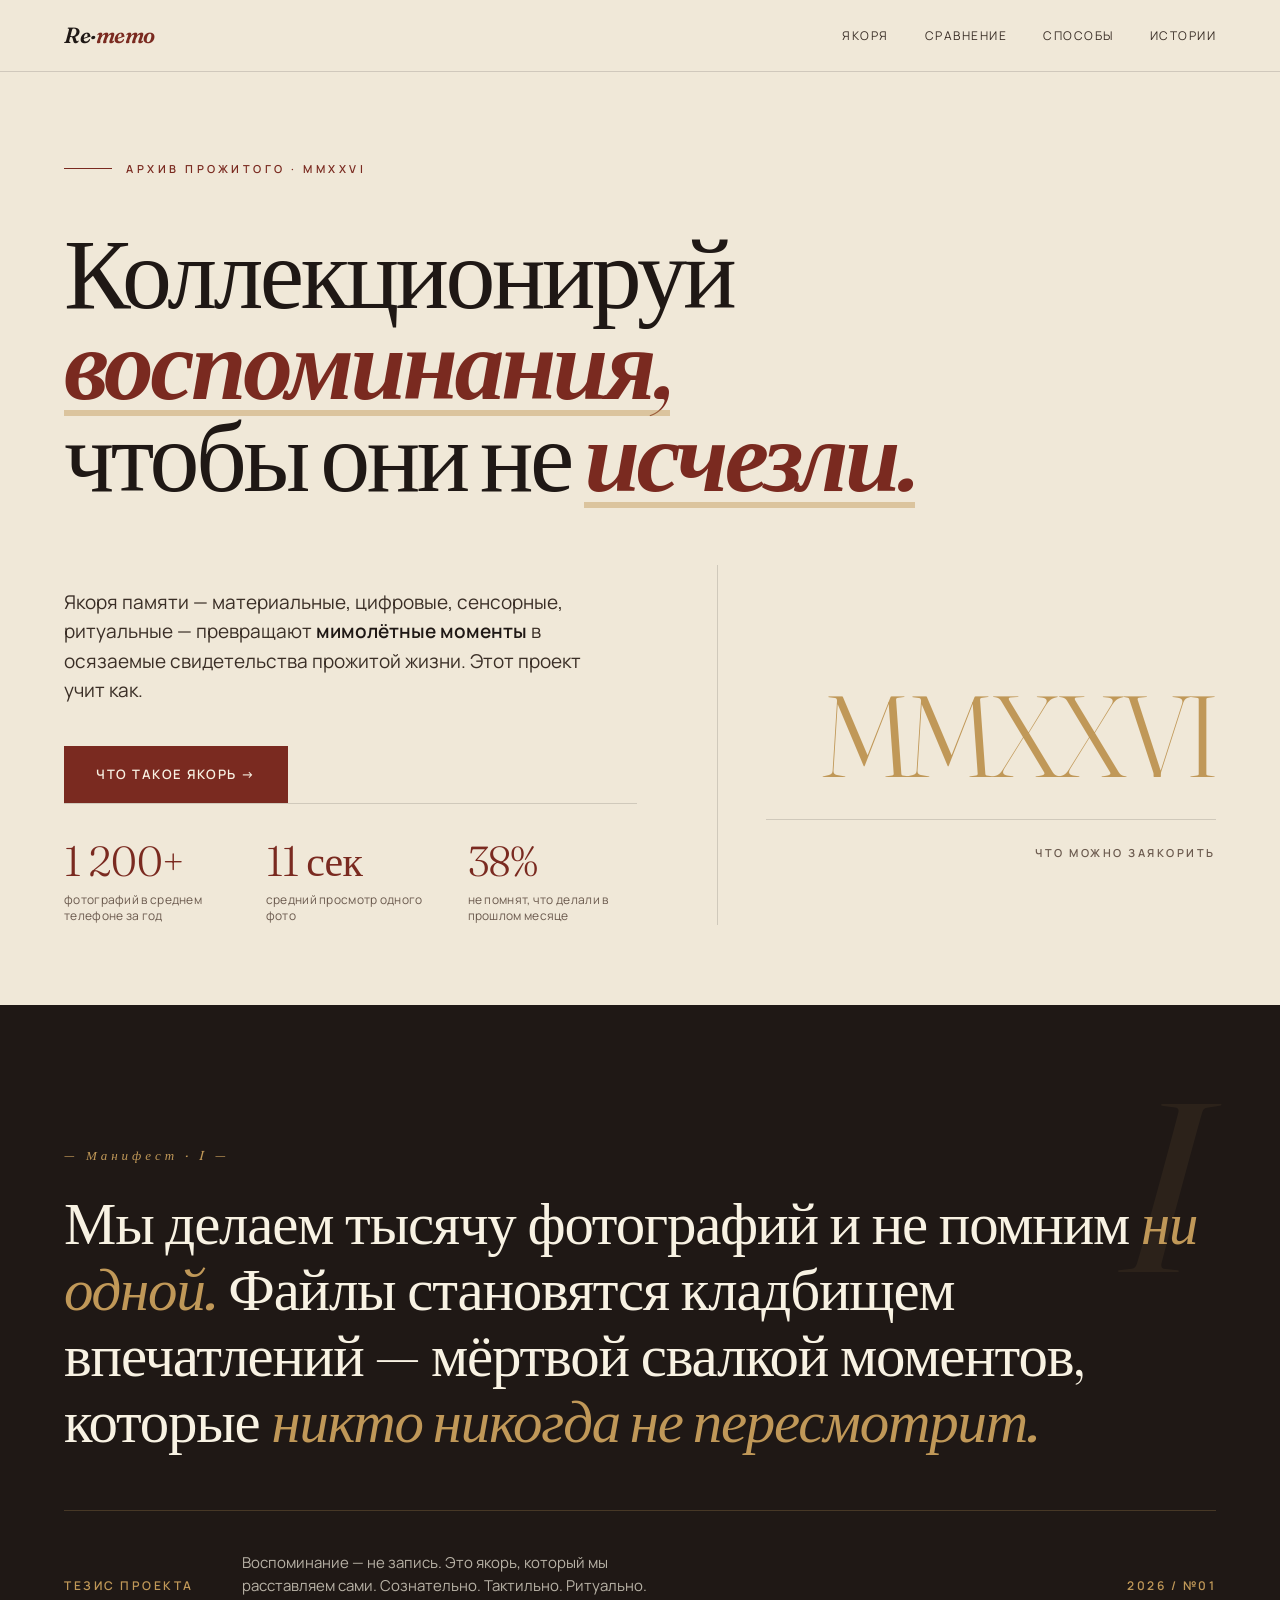
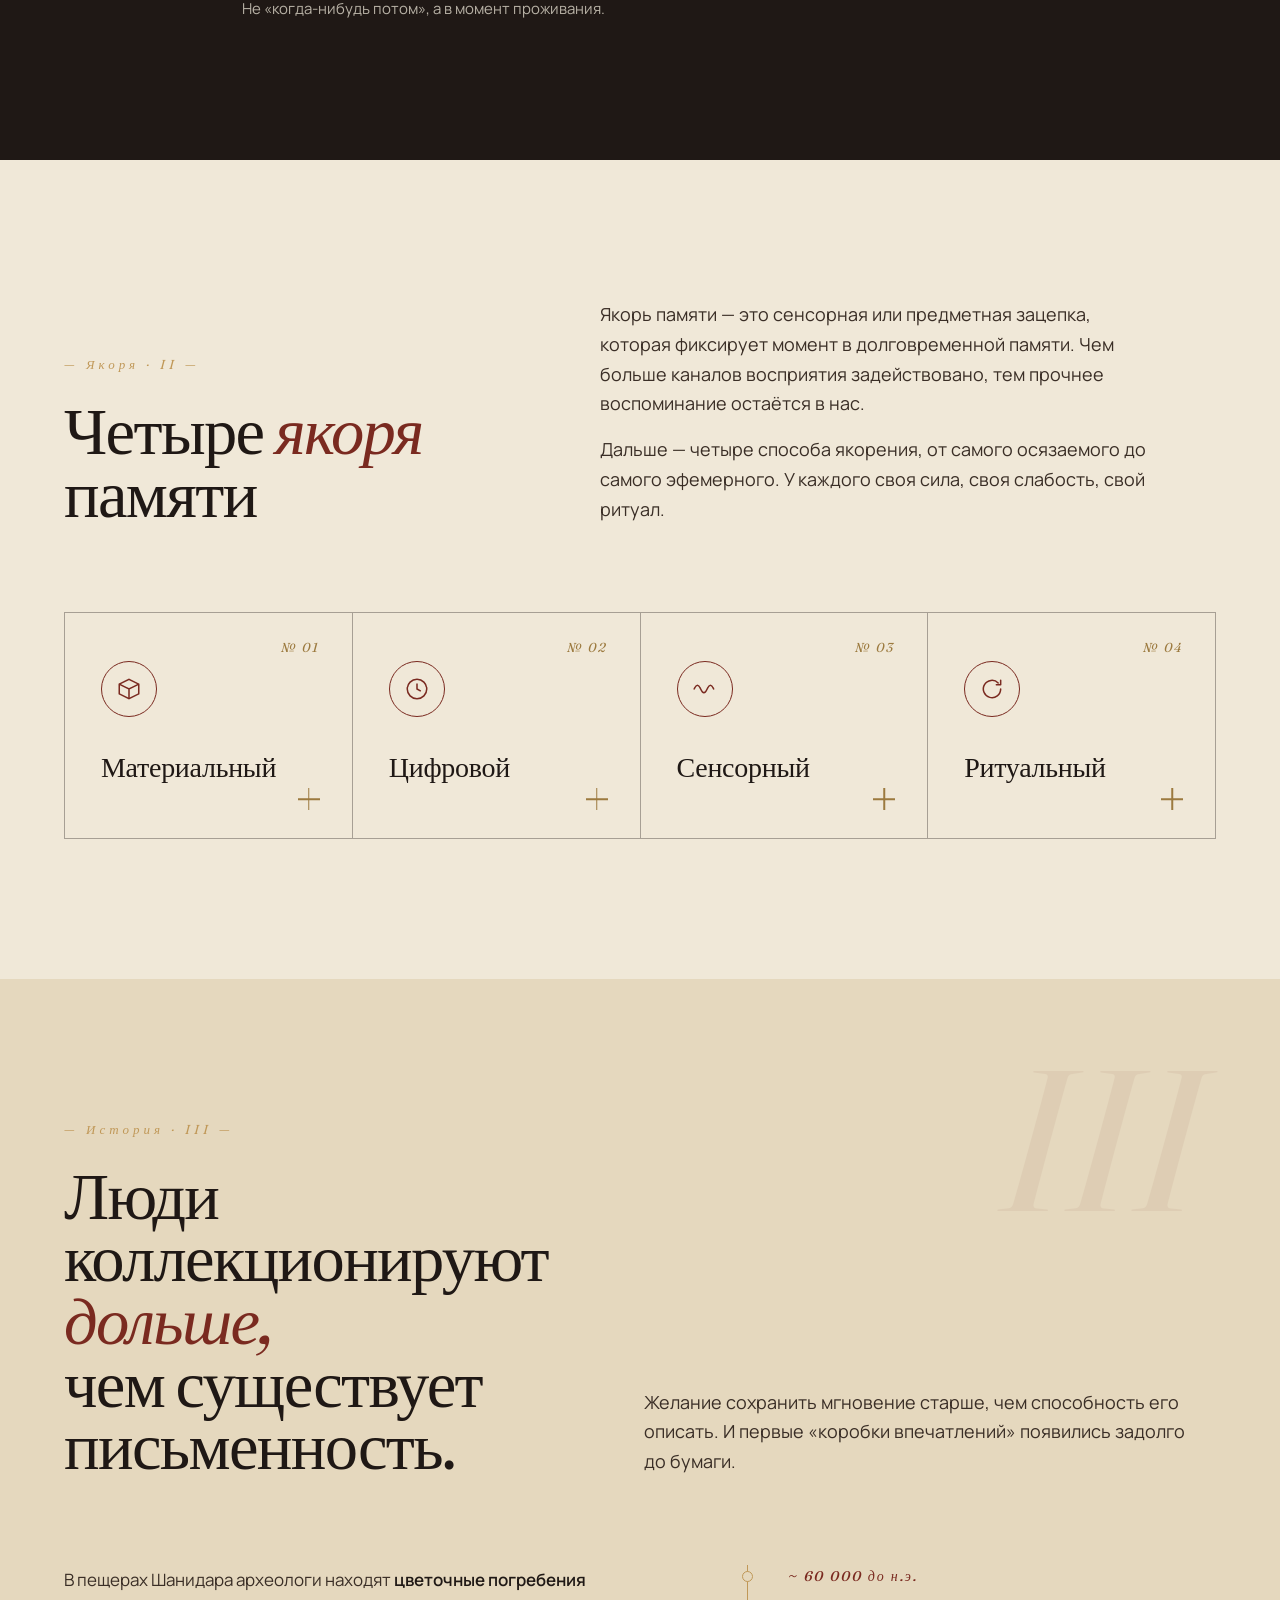
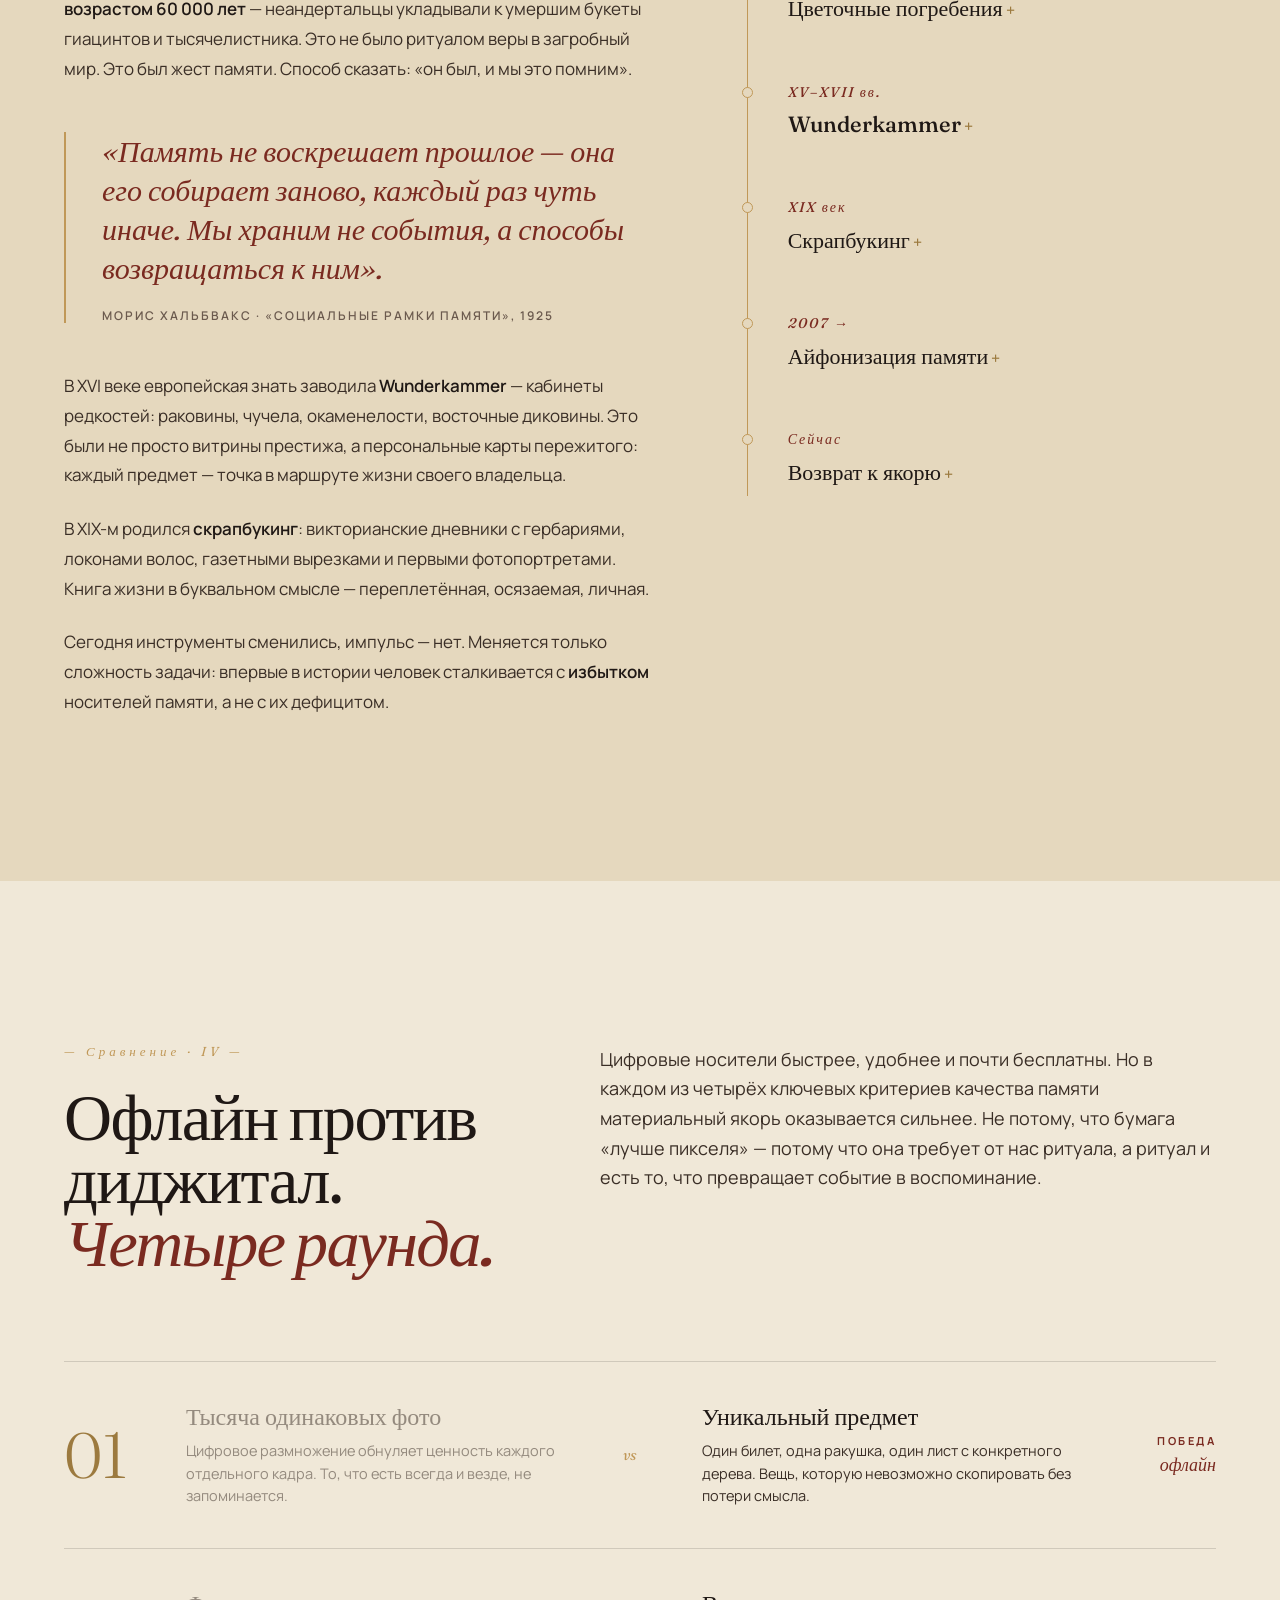
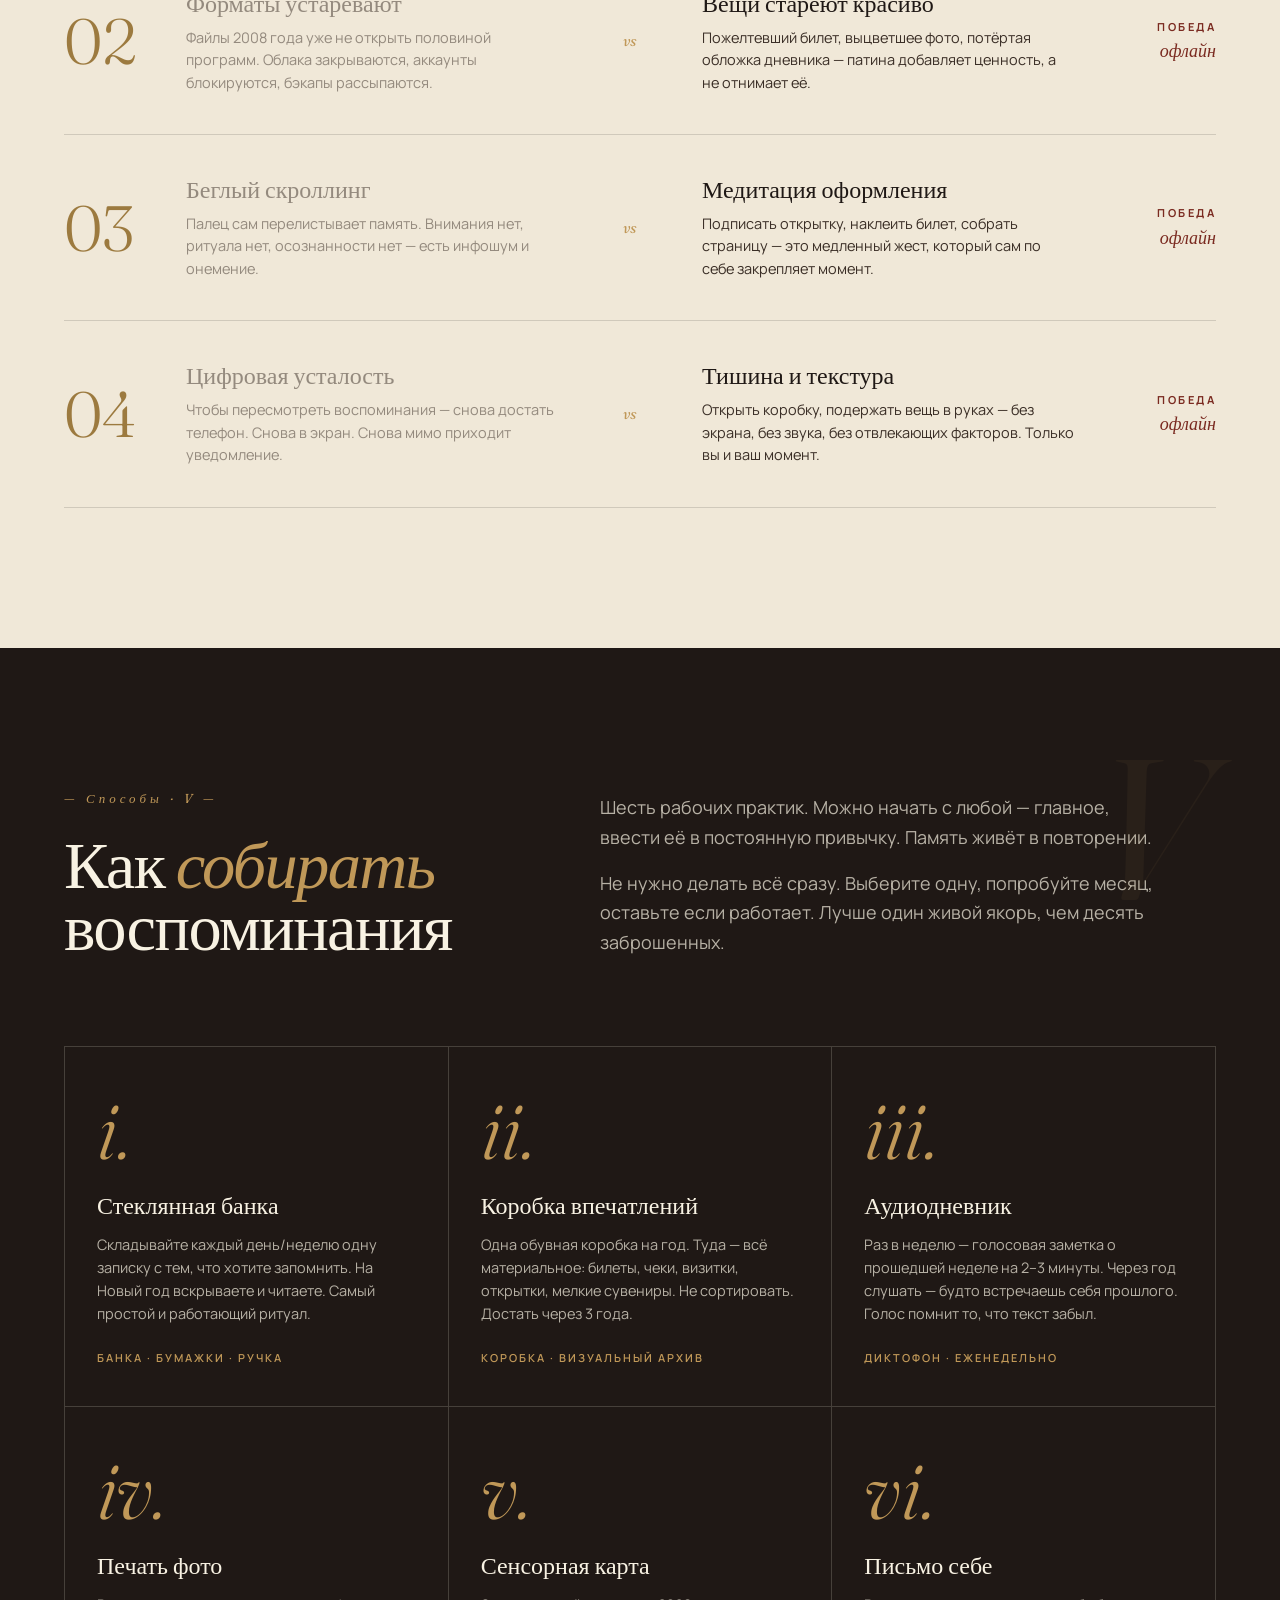
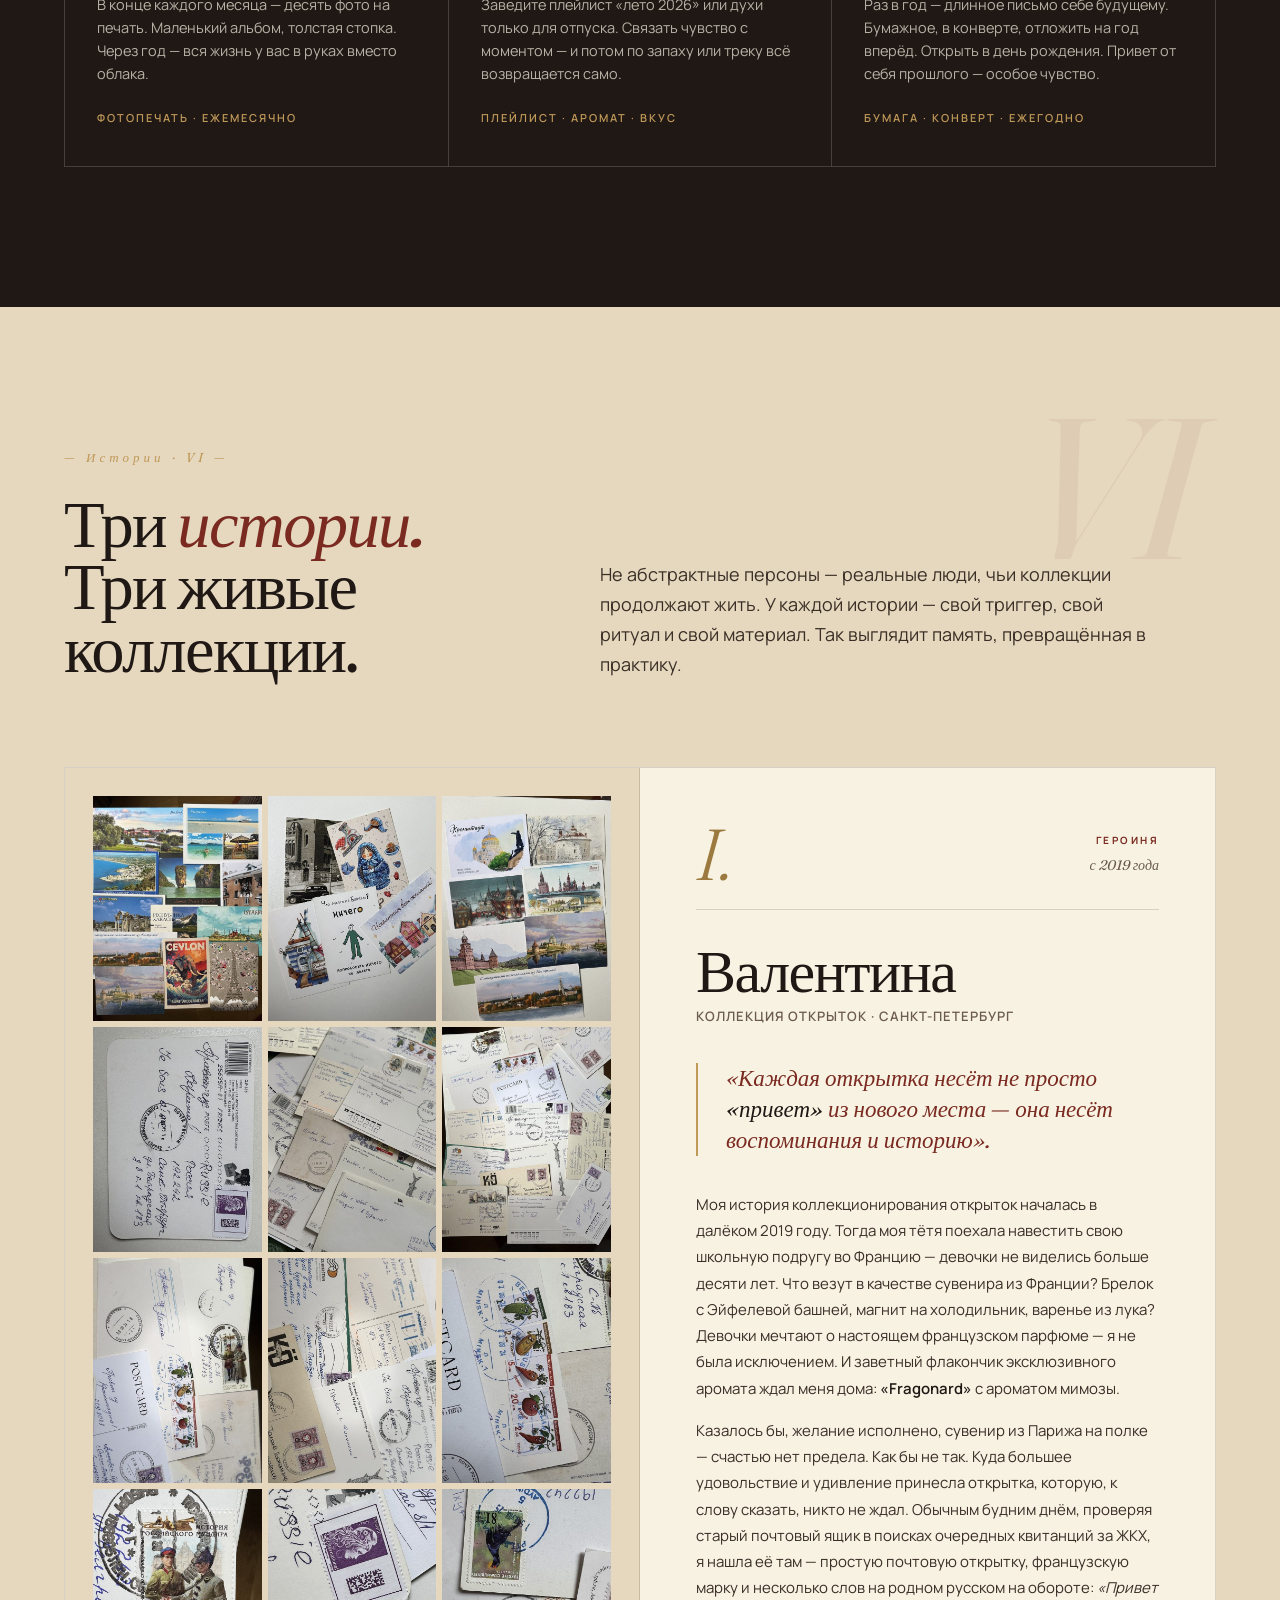
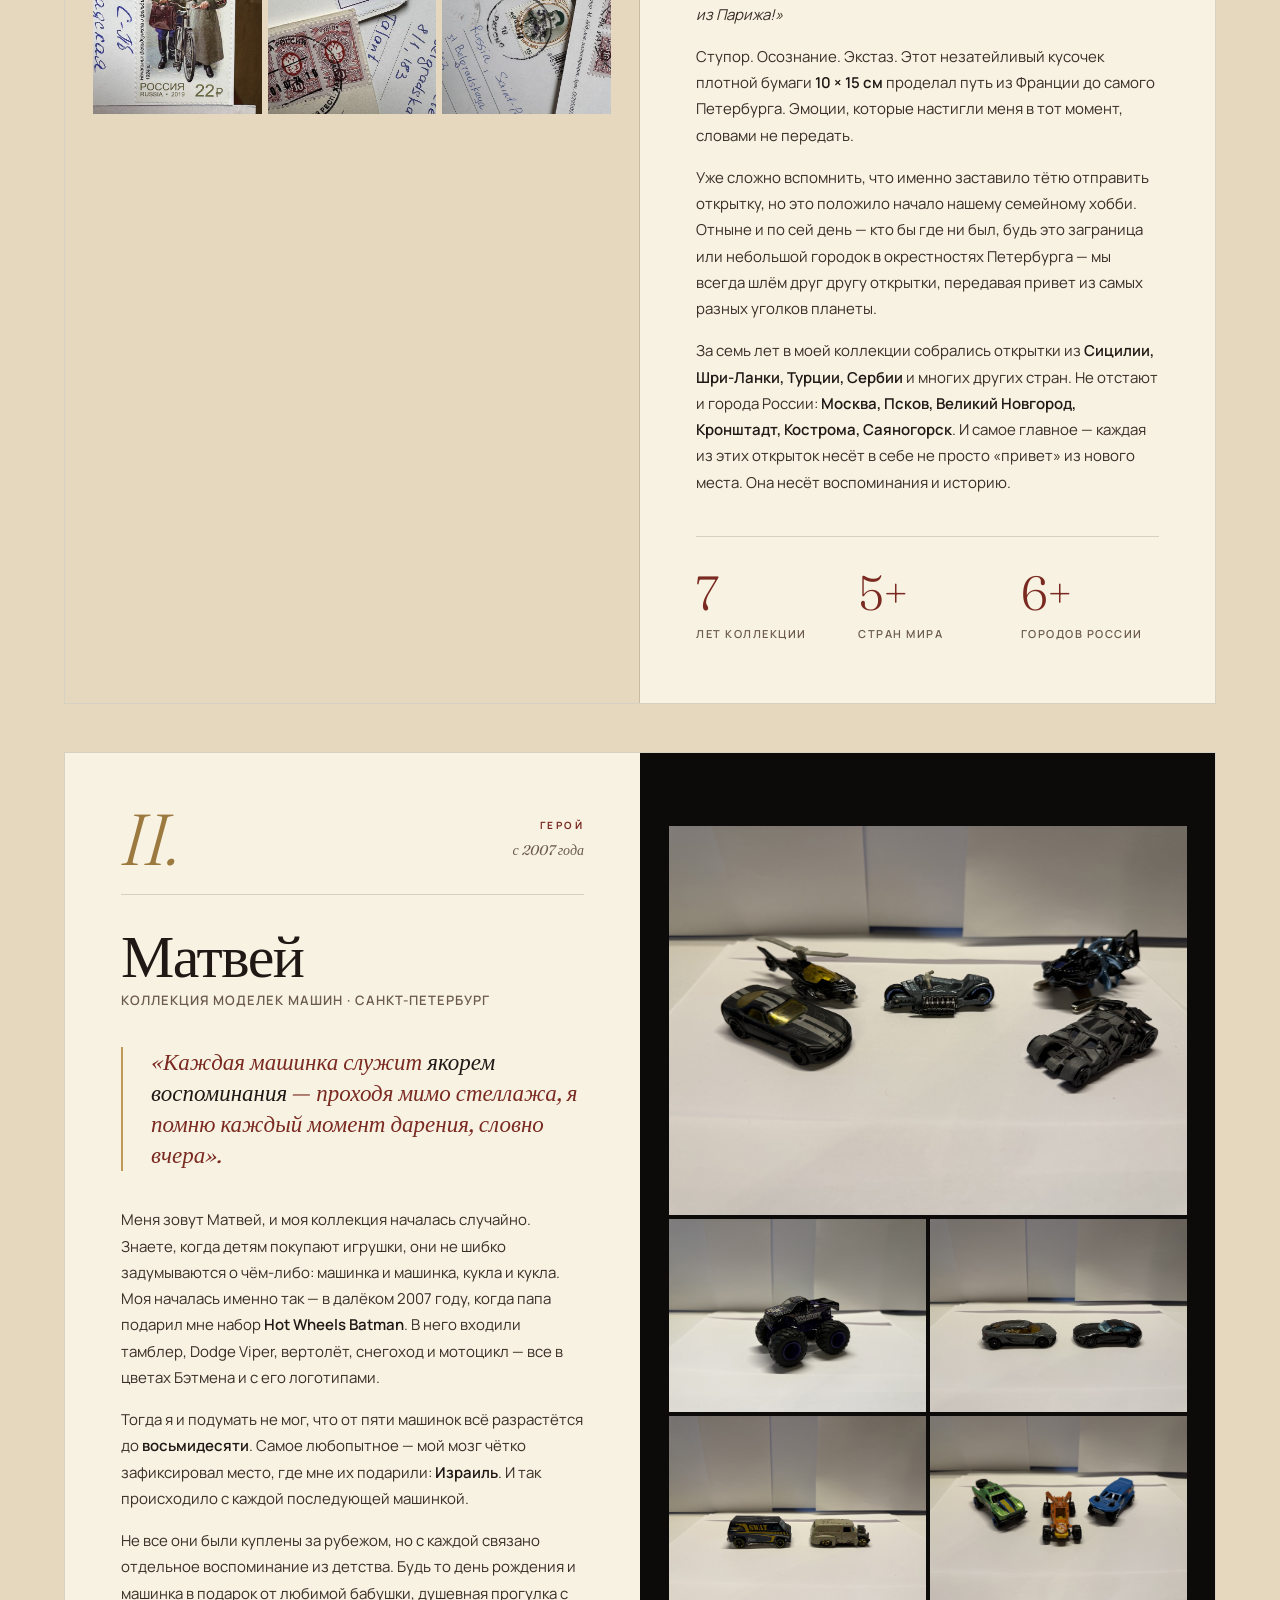
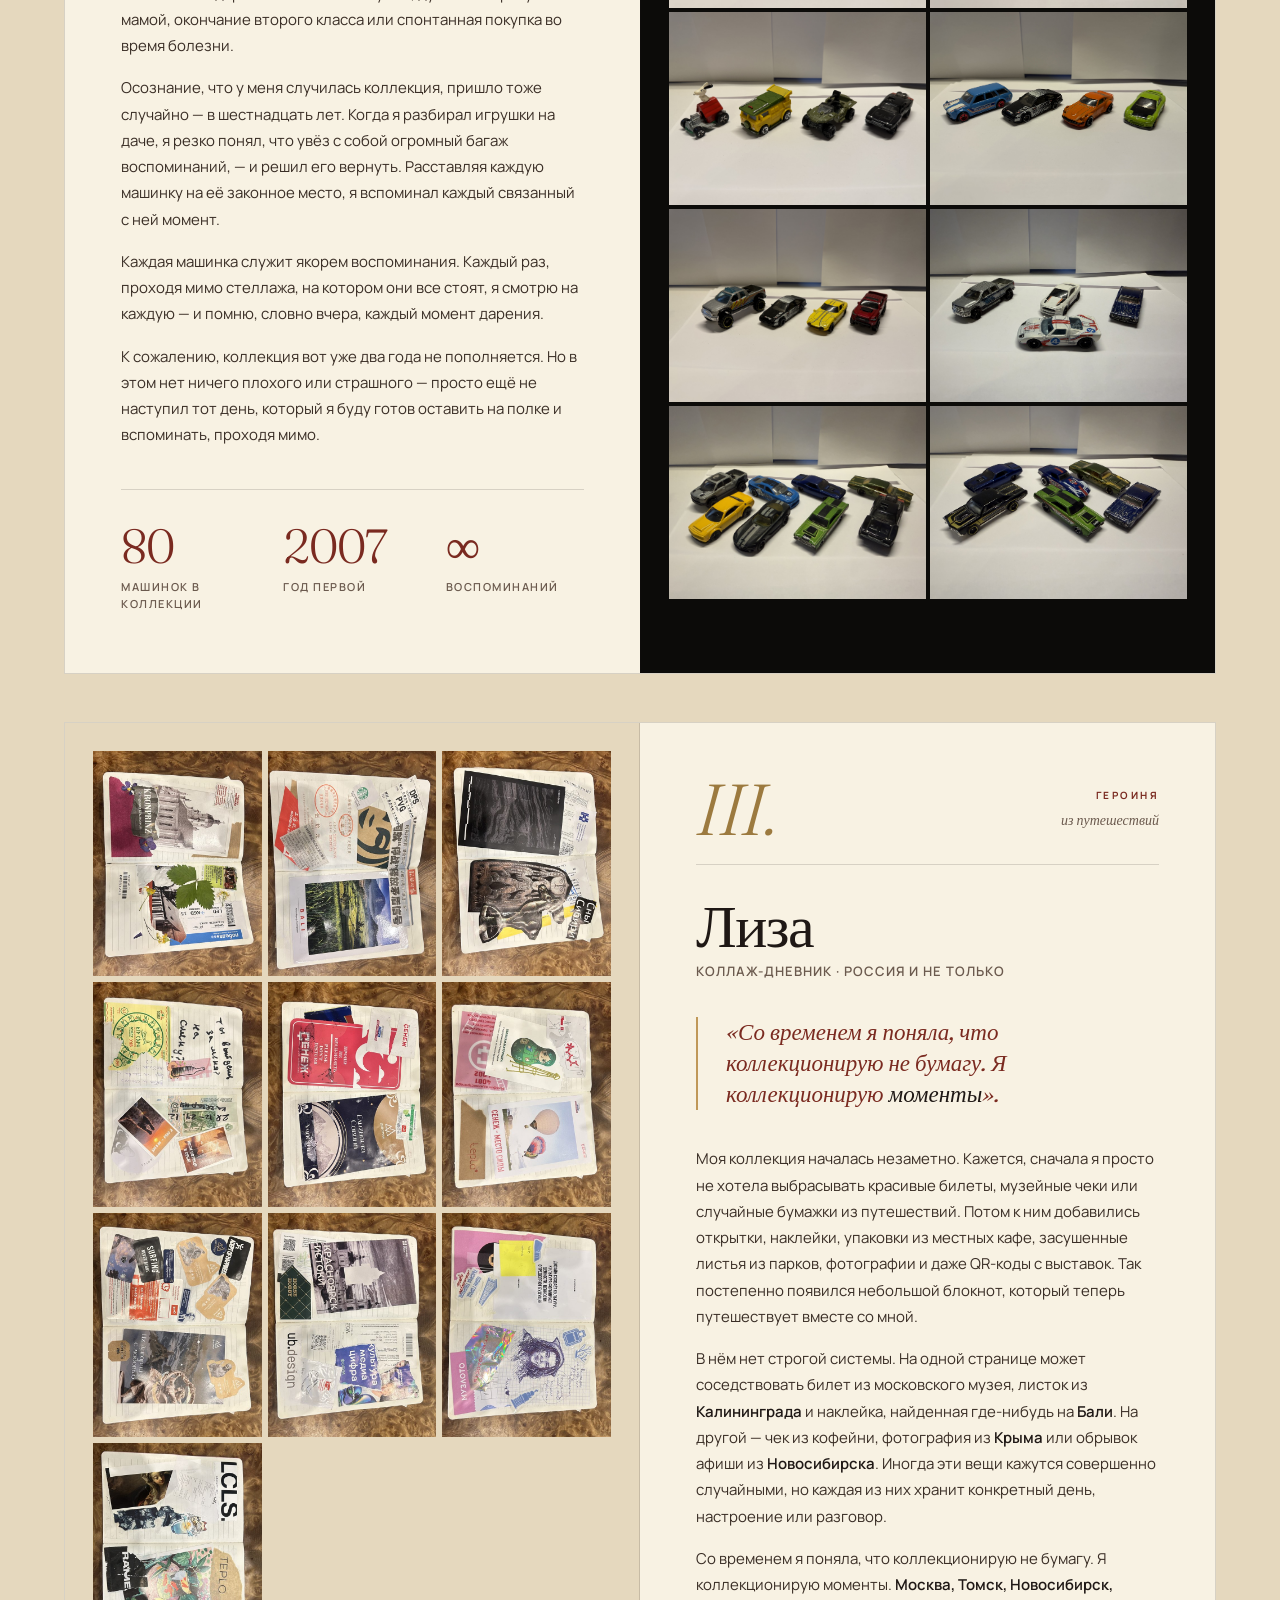
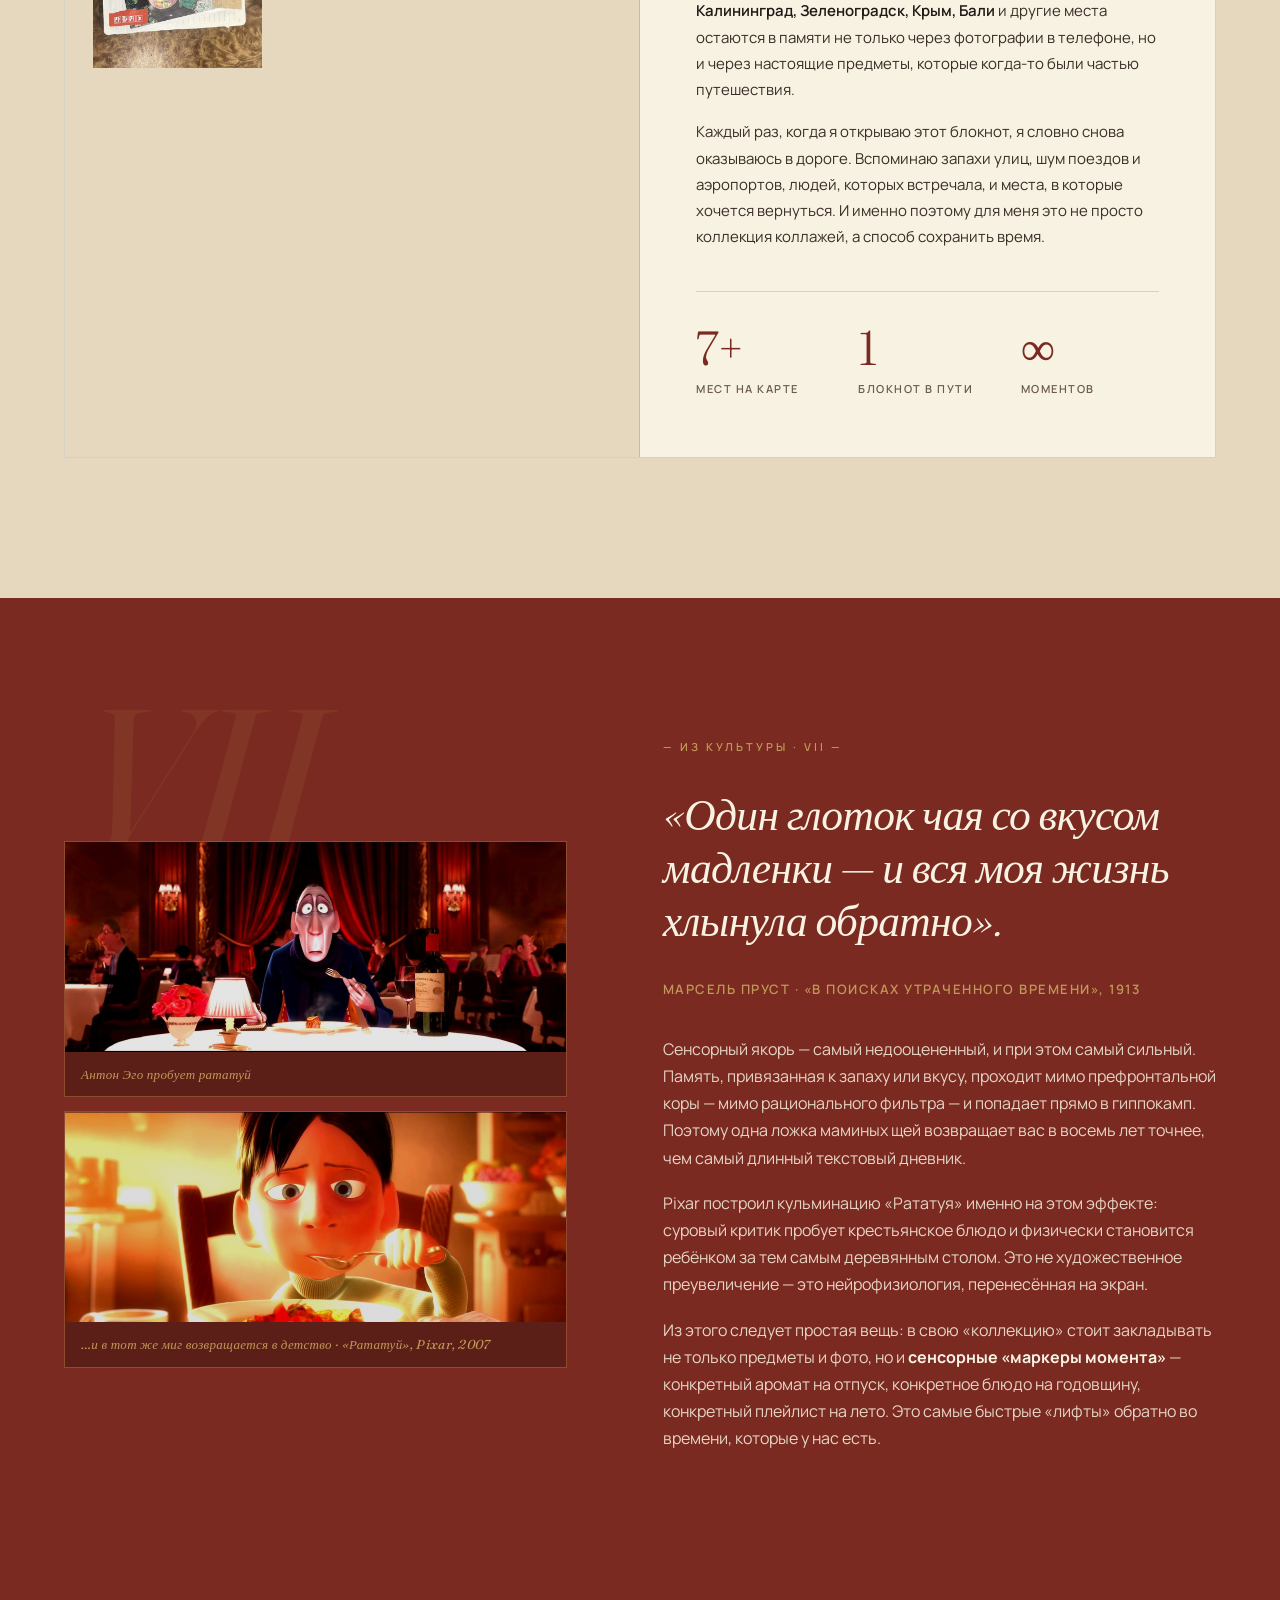
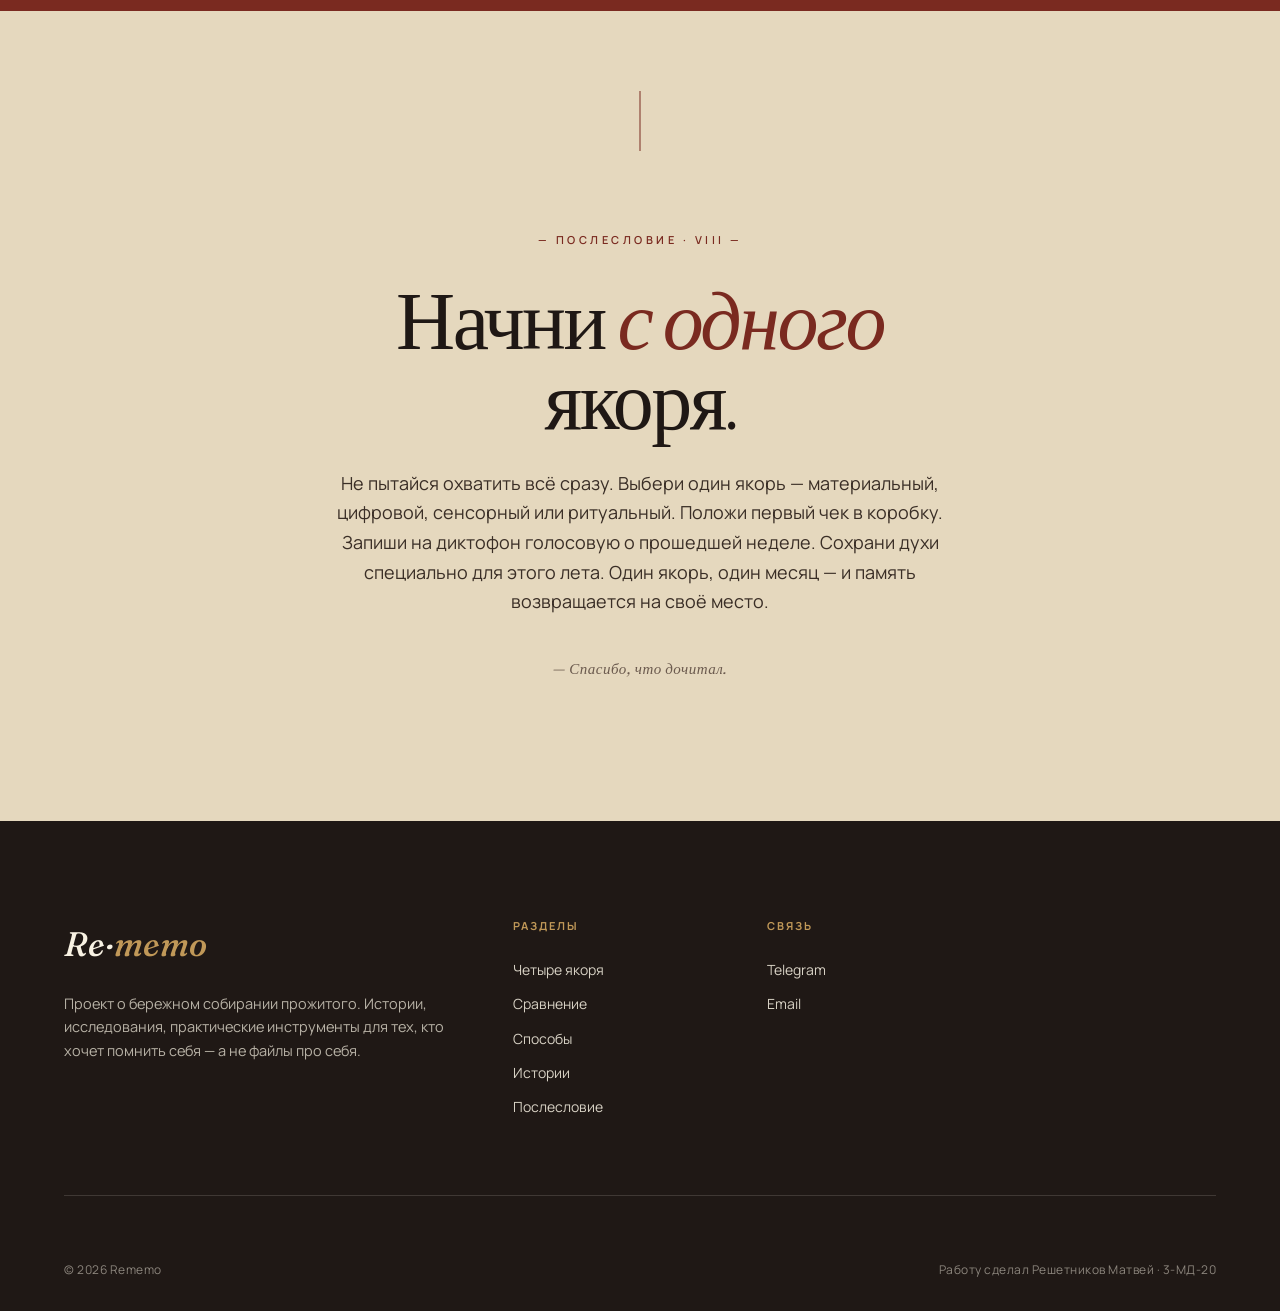
<file: index (2).html>
<!DOCTYPE html>
<html lang="ru">
<head>
<meta charset="UTF-8">
<meta name="viewport" content="width=device-width, initial-scale=1.0">
<title>Коллекция — Архив прожитого</title>
<link rel="preconnect" href="https://fonts.googleapis.com">
<link rel="preconnect" href="https://fonts.gstatic.com" crossorigin>
<link href="https://fonts.googleapis.com/css2?family=Fraunces:ital,opsz,wght@0,9..144,300..900;1,9..144,300..900&family=Manrope:wght@300;400;500;600;700&display=swap" rel="stylesheet">
<link rel="stylesheet" href="style.css">
</head>
<body>

<nav class="nav">
  <div class="nav-inner">
    <div class="logo">Re·<span>memo</span></div>
    <ul class="nav-links">
      <li><a href="#anchors">Якоря</a></li>
      <li><a href="#comparison">Сравнение</a></li>
      <li><a href="#methods">Способы</a></li>
      <li><a href="#personas">Истории</a></li>
    </ul>
  </div>
</nav>

<main>

<!-- HERO -->
<section class="hero">
  <div class="container">
    <div class="hero-eyebrow">Архив прожитого · MMXXVI</div>
    <h1 class="hero-title display">Коллекционируй <em>воспоминания,</em><br>чтобы они не <em>исчезли.</em></h1>
    <div class="hero-grid">
      <div>
        <p class="hero-text">Якоря памяти — материальные, цифровые, сенсорные, ритуальные — превращают <strong>мимолётные моменты</strong> в осязаемые свидетельства прожитой жизни. Этот проект учит как.</p>
        <div class="hero-actions">
          <a href="#anchors" class="btn-primary">Что такое якорь →</a>
        </div>
        <div class="hero-stats">
          <div>
            <div class="hero-stat-num display">1 200+</div>
            <div class="hero-stat-label">фотографий в среднем телефоне за год</div>
          </div>
          <div>
            <div class="hero-stat-num display">11 сек</div>
            <div class="hero-stat-label">средний просмотр одного фото</div>
          </div>
          <div>
            <div class="hero-stat-num display">38%</div>
            <div class="hero-stat-label">не помнят, что делали в прошлом месяце</div>
          </div>
        </div>
      </div>
      <div class="hero-type">
        <div class="hero-type-year display">MMXXVI</div>
        <div class="hero-type-anchor">
          <span class="hero-type-label">что можно заякорить</span>
          <span class="hero-type-word display" id="cycling-word">билет</span>
        </div>
      </div>
    </div>
  </div>
</section>

<!-- MANIFESTO -->
<section class="manifesto">
  <div class="container">
    <span class="section-num">— Манифест · I —</span>
    <h2 class="manifesto-quote display">Мы делаем тысячу фотографий и не помним <em>ни одной.</em> Файлы становятся кладбищем впечатлений — мёртвой свалкой моментов, которые <em>никто никогда не пересмотрит.</em></h2>
    <div class="manifesto-meta">
      <div class="manifesto-attribution">Тезис проекта</div>
      <div class="manifesto-secondary">Воспоминание — не запись. Это якорь, который мы расставляем сами. Сознательно. Тактильно. Ритуально. Не «когда-нибудь потом», а в момент проживания.</div>
      <div class="manifesto-attribution" style="text-align:right">2026 / №01</div>
    </div>
  </div>
</section>

<!-- ANCHORS -->
<section class="anchors" id="anchors">
  <div class="container">
    <div class="section-header">
      <div>
        <span class="section-num">— Якоря · II —</span>
        <h2 class="section-title display">Четыре <em>якоря</em><br>памяти</h2>
      </div>
      <div class="section-intro">
        <p>Якорь памяти — это сенсорная или предметная зацепка, которая фиксирует момент в долговременной памяти. Чем больше каналов восприятия задействовано, тем прочнее воспоминание остаётся в нас.</p>
        <p>Дальше — четыре способа якорения, от самого осязаемого до самого эфемерного. У каждого своя сила, своя слабость, свой ритуал.</p>
      </div>
    </div>
    <div class="anchors-grid">
      <div class="anchor-card">
        <span class="anchor-num">№ 01</span>
        <div class="anchor-icon">
          <svg viewBox="0 0 24 24" fill="none" stroke="currentColor" stroke-width="1.4"><path d="M3 7.5 12 3l9 4.5v9L12 21l-9-4.5v-9Z"/><path d="m3 7.5 9 4.5 9-4.5M12 12v9"/></svg>
        </div>
        <h3 class="anchor-title display">Материальный</h3>
        <span class="anchor-toggle" aria-hidden="true"></span>
        <div class="anchor-detail">
          <p class="anchor-text">Билет с концерта, прижатый между страницами цветок, чек из ресторана, где впервые сказали «люблю». Предмет, к которому можно прикоснуться спустя десять лет.</p>
          <div class="anchor-examples">
            <span class="anchor-examples-label">в коллекцию</span>
            <span class="anchor-examples-list">билеты, открытки, сувениры, засушенные цветы, винные пробки</span>
          </div>
        </div>
      </div>
      <div class="anchor-card">
        <span class="anchor-num">№ 02</span>
        <div class="anchor-icon">
          <svg viewBox="0 0 24 24" fill="none" stroke="currentColor" stroke-width="1.4"><circle cx="12" cy="12" r="9"/><path d="M12 7v5l3.5 2"/></svg>
        </div>
        <h3 class="anchor-title display">Цифровой</h3>
        <span class="anchor-toggle" aria-hidden="true"></span>
        <div class="anchor-detail">
          <p class="anchor-text">Фото, аудио-заметка, дневниковая запись в приложении. Бесконечно удобно — но без ритуала пересмотра тонет в архиве. Требует структуры и регулярности.</p>
          <div class="anchor-examples">
            <span class="anchor-examples-label">в коллекцию</span>
            <span class="anchor-examples-list">фотодневник, голосовые, тематические альбомы, заметки</span>
          </div>
        </div>
      </div>
      <div class="anchor-card">
        <span class="anchor-num">№ 03</span>
        <div class="anchor-icon">
          <svg viewBox="0 0 24 24" fill="none" stroke="currentColor" stroke-width="1.4"><path d="M2 12q3-7 6 0t6 0 6 0" stroke-linecap="round"/></svg>
        </div>
        <h3 class="anchor-title display">Сенсорный</h3>
        <span class="anchor-toggle" aria-hidden="true"></span>
        <div class="anchor-detail">
          <p class="anchor-text">Запах духов, вкус блюда, мелодия из колонок. Самые мощные якоря — мозг связывает их с событием в обход языка. Один глоток — и вы снова там.</p>
          <div class="anchor-examples">
            <span class="anchor-examples-label">в коллекцию</span>
            <span class="anchor-examples-list">ароматы, плейлисты, рецепты, текстуры, звуки места</span>
          </div>
        </div>
      </div>
      <div class="anchor-card">
        <span class="anchor-num">№ 04</span>
        <div class="anchor-icon">
          <svg viewBox="0 0 24 24" fill="none" stroke="currentColor" stroke-width="1.4"><path d="M20 12a8 8 0 1 1-2.3-5.6" stroke-linecap="round"/><path d="M20 4v4h-4" stroke-linecap="round" stroke-linejoin="round"/></svg>
        </div>
        <h3 class="anchor-title display">Ритуальный</h3>
        <span class="anchor-toggle" aria-hidden="true"></span>
        <div class="anchor-detail">
          <p class="anchor-text">Повторяющееся действие: воскресный завтрак на одном балконе, ежегодный зимний ужин с теми же людьми, утренний кофе в одной кружке. Память через повтор.</p>
          <div class="anchor-examples">
            <span class="anchor-examples-label">в коллекцию</span>
            <span class="anchor-examples-list">традиции, привычки, ежегодные ритуалы, маршруты</span>
          </div>
        </div>
      </div>
    </div>
  </div>
</section>

<!-- HISTORY -->
<section class="history">
  <div class="container">
    <div class="section-header">
      <div>
        <span class="section-num">— История · III —</span>
        <h2 class="section-title display">Люди коллекционируют <em>дольше,</em><br>чем существует письменность.</h2>
      </div>
      <div class="section-intro">
        <p>Желание сохранить мгновение старше, чем способность его описать. И первые «коробки впечатлений» появились задолго до бумаги.</p>
      </div>
    </div>
    <div class="history-grid">
      <div class="history-text">
        <p class="history-paragraph">В пещерах Шанидара археологи находят <strong>цветочные погребения возрастом 60 000 лет</strong> — неандертальцы укладывали к умершим букеты гиацинтов и тысячелистника. Это не было ритуалом веры в загробный мир. Это был жест памяти. Способ сказать: «он был, и мы это помним».</p>
        <div class="history-pullquote display">«Память не воскрешает прошлое — она его собирает заново, каждый раз чуть иначе. Мы храним не события, а способы возвращаться к ним».
          <span class="history-pullquote-cite">Морис Хальбвакс · «Социальные рамки памяти», 1925</span>
        </div>
        <p class="history-paragraph">В XVI веке европейская знать заводила <strong>Wunderkammer</strong> — кабинеты редкостей: раковины, чучела, окаменелости, восточные диковины. Это были не просто витрины престижа, а персональные карты пережитого: каждый предмет — точка в маршруте жизни своего владельца.</p>
        <p class="history-paragraph">В XIX-м родился <strong>скрапбукинг</strong>: викторианские дневники с гербариями, локонами волос, газетными вырезками и первыми фотопортретами. Книга жизни в буквальном смысле — переплетённая, осязаемая, личная.</p>
        <p class="history-paragraph">Сегодня инструменты сменились, импульс — нет. Меняется только сложность задачи: впервые в истории человек сталкивается с <strong>избытком</strong> носителей памяти, а не с их дефицитом.</p>
      </div>
      <div class="history-timeline">
        <div class="timeline-item">
          <div class="timeline-year display">~ 60 000 до н.э.</div>
          <h4 class="timeline-title display">Цветочные погребения</h4>
          <p class="timeline-text">Неандертальцы укладывают цветы в могилы. Самый ранний известный жест памяти.</p>
        </div>
        <div class="timeline-item">
          <div class="timeline-year display">XV–XVII вв.</div>
          <h4 class="timeline-title display">Wunderkammer</h4>
          <p class="timeline-text">Кабинеты редкостей в домах европейской знати. Прообраз современных музеев и личных коллекций.</p>
        </div>
        <div class="timeline-item">
          <div class="timeline-year display">XIX век</div>
          <h4 class="timeline-title display">Скрапбукинг</h4>
          <p class="timeline-text">Викторианские альбомы — гербарии, локоны, фотокарточки. Расцвет персональной мемориалистики.</p>
        </div>
        <div class="timeline-item">
          <div class="timeline-year display">2007 →</div>
          <h4 class="timeline-title display">Айфонизация памяти</h4>
          <p class="timeline-text">Камера в кармане у каждого. Объём фиксации растёт в тысячу раз. Качество удержания — падает.</p>
        </div>
        <div class="timeline-item">
          <div class="timeline-year display">Сейчас</div>
          <h4 class="timeline-title display">Возврат к якорю</h4>
          <p class="timeline-text">Возрождение бумажных дневников, плёночных камер и «slow memory» как осознанной практики.</p>
        </div>
      </div>
    </div>
  </div>
</section>

<!-- COMPARISON -->
<section class="comparison" id="comparison">
  <div class="container">
    <div class="section-header" style="grid-template-columns:1fr 1.4fr">
      <div>
        <span class="section-num">— Сравнение · IV —</span>
        <h2 class="section-title display">Офлайн против диджитал.<br><em>Четыре раунда.</em></h2>
      </div>
      <p class="comparison-intro">Цифровые носители быстрее, удобнее и почти бесплатны. Но в каждом из четырёх ключевых критериев качества памяти материальный якорь оказывается сильнее. Не потому, что бумага «лучше пикселя» — потому что она требует от нас ритуала, а ритуал и есть то, что превращает событие в воспоминание.</p>
    </div>

    <div class="comparison-row">
      <div class="comparison-num display">01</div>
      <div class="comparison-side digital">
        <h3 class="display">Тысяча одинаковых фото</h3>
        <p>Цифровое размножение обнуляет ценность каждого отдельного кадра. То, что есть всегда и везде, не запоминается.</p>
      </div>
      <div class="comparison-vs display">vs</div>
      <div class="comparison-side">
        <h3 class="display">Уникальный предмет</h3>
        <p>Один билет, одна ракушка, один лист с конкретного дерева. Вещь, которую невозможно скопировать без потери смысла.</p>
      </div>
      <div class="comparison-winner">Победа<span class="display">офлайн</span></div>
    </div>

    <div class="comparison-row">
      <div class="comparison-num display">02</div>
      <div class="comparison-side digital">
        <h3 class="display">Форматы устаревают</h3>
        <p>Файлы 2008 года уже не открыть половиной программ. Облака закрываются, аккаунты блокируются, бэкапы рассыпаются.</p>
      </div>
      <div class="comparison-vs display">vs</div>
      <div class="comparison-side">
        <h3 class="display">Вещи стареют красиво</h3>
        <p>Пожелтевший билет, выцветшее фото, потёртая обложка дневника — патина добавляет ценность, а не отнимает её.</p>
      </div>
      <div class="comparison-winner">Победа<span class="display">офлайн</span></div>
    </div>

    <div class="comparison-row">
      <div class="comparison-num display">03</div>
      <div class="comparison-side digital">
        <h3 class="display">Беглый скроллинг</h3>
        <p>Палец сам перелистывает память. Внимания нет, ритуала нет, осознанности нет — есть инфошум и онемение.</p>
      </div>
      <div class="comparison-vs display">vs</div>
      <div class="comparison-side">
        <h3 class="display">Медитация оформления</h3>
        <p>Подписать открытку, наклеить билет, собрать страницу — это медленный жест, который сам по себе закрепляет момент.</p>
      </div>
      <div class="comparison-winner">Победа<span class="display">офлайн</span></div>
    </div>

    <div class="comparison-row">
      <div class="comparison-num display">04</div>
      <div class="comparison-side digital">
        <h3 class="display">Цифровая усталость</h3>
        <p>Чтобы пересмотреть воспоминания — снова достать телефон. Снова в экран. Снова мимо приходит уведомление.</p>
      </div>
      <div class="comparison-vs display">vs</div>
      <div class="comparison-side">
        <h3 class="display">Тишина и текстура</h3>
        <p>Открыть коробку, подержать вещь в руках — без экрана, без звука, без отвлекающих факторов. Только вы и ваш момент.</p>
      </div>
      <div class="comparison-winner">Победа<span class="display">офлайн</span></div>
    </div>
  </div>
</section>

<!-- METHODS -->
<section class="methods" id="methods">
  <div class="container">
    <div class="section-header">
      <div>
        <span class="section-num">— Способы · V —</span>
        <h2 class="section-title display">Как <em>собирать</em><br>воспоминания</h2>
      </div>
      <div class="section-intro">
        <p>Шесть рабочих практик. Можно начать с любой — главное, ввести её в постоянную привычку. Память живёт в повторении.</p>
        <p>Не нужно делать всё сразу. Выберите одну, попробуйте месяц, оставьте если работает. Лучше один живой якорь, чем десять заброшенных.</p>
      </div>
    </div>
    <div class="methods-grid">
      <div class="method-card">
        <div class="method-num display">i.</div>
        <h3 class="method-title display">Стеклянная банка</h3>
        <p class="method-text">Складывайте каждый день/неделю одну записку с тем, что хотите запомнить. На Новый год вскрываете и читаете. Самый простой и работающий ритуал.</p>
        <div class="method-tools">банка · бумажки · ручка</div>
      </div>
      <div class="method-card">
        <div class="method-num display">ii.</div>
        <h3 class="method-title display">Коробка впечатлений</h3>
        <p class="method-text">Одна обувная коробка на год. Туда — всё материальное: билеты, чеки, визитки, открытки, мелкие сувениры. Не сортировать. Достать через 3 года.</p>
        <div class="method-tools">коробка · визуальный архив</div>
      </div>
      <div class="method-card">
        <div class="method-num display">iii.</div>
        <h3 class="method-title display">Аудиодневник</h3>
        <p class="method-text">Раз в неделю — голосовая заметка о прошедшей неделе на 2–3 минуты. Через год слушать — будто встречаешь себя прошлого. Голос помнит то, что текст забыл.</p>
        <div class="method-tools">диктофон · еженедельно</div>
      </div>
      <div class="method-card">
        <div class="method-num display">iv.</div>
        <h3 class="method-title display">Печать фото</h3>
        <p class="method-text">В конце каждого месяца — десять фото на печать. Маленький альбом, толстая стопка. Через год — вся жизнь у вас в руках вместо облака.</p>
        <div class="method-tools">фотопечать · ежемесячно</div>
      </div>
      <div class="method-card">
        <div class="method-num display">v.</div>
        <h3 class="method-title display">Сенсорная карта</h3>
        <p class="method-text">Заведите плейлист «лето 2026» или духи только для отпуска. Связать чувство с моментом — и потом по запаху или треку всё возвращается само.</p>
        <div class="method-tools">плейлист · аромат · вкус</div>
      </div>
      <div class="method-card">
        <div class="method-num display">vi.</div>
        <h3 class="method-title display">Письмо себе</h3>
        <p class="method-text">Раз в год — длинное письмо себе будущему. Бумажное, в конверте, отложить на год вперёд. Открыть в день рождения. Привет от себя прошлого — особое чувство.</p>
        <div class="method-tools">бумага · конверт · ежегодно</div>
      </div>
    </div>
  </div>
</section>

<!-- STORIES (block VI) -->
<section class="stories" id="personas">
  <div class="container">
    <div class="section-header">
      <div>
        <span class="section-num">— Истории · VI —</span>
        <h2 class="section-title display">Три <em>истории.</em><br>Три живые коллекции.</h2>
      </div>
      <div class="section-intro">
        <p>Не абстрактные персоны — реальные люди, чьи коллекции продолжают жить. У каждой истории — свой триггер, свой ритуал и свой материал. Так выглядит память, превращённая в практику.</p>
      </div>
    </div>

    <!-- Story I: Valentina -->
    <article class="story-card">
      <div class="story-photos">
        <img src="images/val-01.jpg" alt="Открытка из коллекции Валентины" loading="lazy">
        <img src="images/val-02.jpg" alt="Открытка из коллекции Валентины" loading="lazy">
        <img src="images/val-03.jpg" alt="Открытка из коллекции Валентины" loading="lazy">
        <img src="images/val-04.jpg" alt="Открытка из коллекции Валентины" loading="lazy">
        <img src="images/val-05.jpg" alt="Открытка из коллекции Валентины" loading="lazy">
        <img src="images/val-06.jpg" alt="Открытка из коллекции Валентины" loading="lazy">
        <img src="images/val-07.jpg" alt="Открытка из коллекции Валентины" loading="lazy">
        <img src="images/val-08.jpg" alt="Открытка из коллекции Валентины" loading="lazy">
        <img src="images/val-09.jpg" alt="Открытка из коллекции Валентины" loading="lazy">
        <img src="images/val-10.jpg" alt="Открытка из коллекции Валентины" loading="lazy">
        <img src="images/val-11.jpg" alt="Открытка из коллекции Валентины" loading="lazy">
        <img src="images/val-12.jpg" alt="Открытка из коллекции Валентины" loading="lazy">
      </div>
      <div class="story-body">
        <div class="story-head">
          <span class="story-num display">I.</span>
          <div class="story-meta-top">
            <span class="story-tag">Героиня</span>
            <span class="story-since">с 2019 года</span>
          </div>
        </div>
        <h3 class="story-name display">Валентина</h3>
        <div class="story-subtitle">Коллекция открыток · Санкт-Петербург</div>
        <blockquote class="story-quote display">«Каждая открытка несёт не просто <em>«привет»</em> из нового места — она несёт воспоминания и историю».</blockquote>
        <div class="story-text">
          <p>Моя история коллекционирования открыток началась в далёком 2019 году. Тогда моя тётя поехала навестить свою школьную подругу во Францию — девочки не виделись больше десяти лет. Что везут в качестве сувенира из Франции? Брелок с Эйфелевой башней, магнит на холодильник, варенье из лука? Девочки мечтают о настоящем французском парфюме — я не была исключением. И заветный флакончик эксклюзивного аромата ждал меня дома: <strong>«Fragonard»</strong> с ароматом мимозы.</p>
          <p>Казалось бы, желание исполнено, сувенир из Парижа на полке — счастью нет предела. Как бы не так. Куда большее удовольствие и удивление принесла открытка, которую, к слову сказать, никто не ждал. Обычным будним днём, проверяя старый почтовый ящик в поисках очередных квитанций за ЖКХ, я нашла её там — простую почтовую открытку, французскую марку и несколько слов на родном русском на обороте: <em>«Привет из Парижа!»</em></p>
          <p>Ступор. Осознание. Экстаз. Этот незатейливый кусочек плотной бумаги <strong>10 × 15 см</strong> проделал путь из Франции до самого Петербурга. Эмоции, которые настигли меня в тот момент, словами не передать.</p>
          <p>Уже сложно вспомнить, что именно заставило тётю отправить открытку, но это положило начало нашему семейному хобби. Отныне и по сей день — кто бы где ни был, будь это заграница или небольшой городок в окрестностях Петербурга — мы всегда шлём друг другу открытки, передавая привет из самых разных уголков планеты.</p>
          <p>За семь лет в моей коллекции собрались открытки из <strong>Сицилии, Шри-Ланки, Турции, Сербии</strong> и многих других стран. Не отстают и города России: <strong>Москва, Псков, Великий Новгород, Кронштадт, Кострома, Саяногорск</strong>. И самое главное — каждая из этих открыток несёт в себе не просто «привет» из нового места. Она несёт воспоминания и историю.</p>
        </div>
        <div class="story-stats">
          <div>
            <div class="story-stat-num display">7</div>
            <div class="story-stat-label">лет коллекции</div>
          </div>
          <div>
            <div class="story-stat-num display">5+</div>
            <div class="story-stat-label">стран мира</div>
          </div>
          <div>
            <div class="story-stat-num display">6+</div>
            <div class="story-stat-label">городов России</div>
          </div>
        </div>
      </div>
    </article>

    <!-- Story II: Матвей -->
    <article class="story-card story-card--reverse">
      <div class="story-photos story-photos--vitrine">
         <img src="images/bat1.jpg" alt="Набор Hot Wheels Batman — начало коллекции" loading="lazy" class="vitrine-feature">
        <img src="images/mt1.jpg" alt="Моделька из коллекции Матвея" loading="lazy">
        <img src="images/kn1.jpg" alt="Моделька из коллекции Матвея" loading="lazy">
        <img src="images/bus1.jpg" alt="Моделька из коллекции Матвея" loading="lazy">
        <img src="images/bg1.jpg" alt="Моделька из коллекции Матвея" loading="lazy">
        <img src="images/ff1.jpg" alt="Моделька из коллекции Матвея" loading="lazy">
        <img src="images/jap1.jpg" alt="Моделька из коллекции Матвея" loading="lazy">
        <img src="images/tt1.jpg" alt="Моделька из коллекции Матвея" loading="lazy">
        <img src="images/fr1.jpg" alt="Моделька из коллекции Матвея" loading="lazy">
        <img src="images/dg1.jpg" alt="Моделька из коллекции Матвея" loading="lazy">
        <img src="images/mc1.jpg" alt="Моделька из коллекции Матвея" loading="lazy">
      </div>
      <div class="story-body">
        <div class="story-head">
          <span class="story-num display">II.</span>
          <div class="story-meta-top">
            <span class="story-tag">Герой</span>
            <span class="story-since">с 2007 года</span>
          </div>
        </div>
        <h3 class="story-name display">Матвей</h3>
        <div class="story-subtitle">Коллекция моделек машин · Санкт-Петербург</div>
        <blockquote class="story-quote display">«Каждая машинка служит <em>якорем воспоминания</em> — проходя мимо стеллажа, я помню каждый момент дарения, словно вчера».</blockquote>
        <div class="story-text">
          <p>Меня зовут Матвей, и моя коллекция началась случайно. Знаете, когда детям покупают игрушки, они не шибко задумываются о чём-либо: машинка и машинка, кукла и кукла. Моя началась именно так — в далёком 2007 году, когда папа подарил мне набор <strong>Hot Wheels Batman</strong>. В него входили тамблер, Dodge Viper, вертолёт, снегоход и мотоцикл — все в цветах Бэтмена и с его логотипами.</p>
          <p>Тогда я и подумать не мог, что от пяти машинок всё разрастётся до <strong>восьмидесяти</strong>. Самое любопытное — мой мозг чётко зафиксировал место, где мне их подарили: <strong>Израиль</strong>. И так происходило с каждой последующей машинкой.</p>
          <p>Не все они были куплены за рубежом, но с каждой связано отдельное воспоминание из детства. Будь то день рождения и машинка в подарок от любимой бабушки, душевная прогулка с мамой, окончание второго класса или спонтанная покупка во время болезни.</p>
          <p>Осознание, что у меня случилась коллекция, пришло тоже случайно — в шестнадцать лет. Когда я разбирал игрушки на даче, я резко понял, что увёз с собой огромный багаж воспоминаний, — и решил его вернуть. Расставляя каждую машинку на её законное место, я вспоминал каждый связанный с ней момент.</p>
          <p>Каждая машинка служит якорем воспоминания. Каждый раз, проходя мимо стеллажа, на котором они все стоят, я смотрю на каждую — и помню, словно вчера, каждый момент дарения.</p>
          <p>К сожалению, коллекция вот уже два года не пополняется. Но в этом нет ничего плохого или страшного — просто ещё не наступил тот день, который я буду готов оставить на полке и вспоминать, проходя мимо.</p>
        </div>
        <div class="story-stats">
          <div>
            <div class="story-stat-num display">80</div>
            <div class="story-stat-label">машинок в коллекции</div>
          </div>
          <div>
            <div class="story-stat-num display">2007</div>
            <div class="story-stat-label">год первой</div>
          </div>
          <div>
            <div class="story-stat-num display">∞</div>
            <div class="story-stat-label">воспоминаний</div>
          </div>
        </div>
      </div>
    </article>

    <!-- Story III: Лиза -->
    <article class="story-card">
      <div class="story-photos story-photos--journal">
        <img src="images/liza-01.jpg" alt="Разворот тревел-блокнота Лизы" loading="lazy">
        <img src="images/liza-02.jpg" alt="Разворот тревел-блокнота Лизы" loading="lazy">
        <img src="images/liza-03.jpg" alt="Разворот тревел-блокнота Лизы" loading="lazy">
        <img src="images/liza-04.jpg" alt="Разворот тревел-блокнота Лизы" loading="lazy">
        <img src="images/liza-05.jpg" alt="Разворот тревел-блокнота Лизы" loading="lazy">
        <img src="images/liza-06.jpg" alt="Разворот тревел-блокнота Лизы" loading="lazy">
        <img src="images/liza-07.jpg" alt="Разворот тревел-блокнота Лизы" loading="lazy">
        <img src="images/liza-08.jpg" alt="Разворот тревел-блокнота Лизы" loading="lazy">
        <img src="images/liza-09.jpg" alt="Разворот тревел-блокнота Лизы" loading="lazy">
        <img src="images/liza-10.jpg" alt="Разворот тревел-блокнота Лизы" loading="lazy">
      </div>
      <div class="story-body">
        <div class="story-head">
          <span class="story-num display">III.</span>
          <div class="story-meta-top">
            <span class="story-tag">Героиня</span>
            <span class="story-since">из путешествий</span>
          </div>
        </div>
        <h3 class="story-name display">Лиза</h3>
        <div class="story-subtitle">Коллаж-дневник · Россия и не только</div>
        <blockquote class="story-quote display">«Со временем я поняла, что коллекционирую не бумагу. Я коллекционирую <em>моменты</em>».</blockquote>
        <div class="story-text">
          <p>Моя коллекция началась незаметно. Кажется, сначала я просто не хотела выбрасывать красивые билеты, музейные чеки или случайные бумажки из путешествий. Потом к ним добавились открытки, наклейки, упаковки из местных кафе, засушенные листья из парков, фотографии и даже QR-коды с выставок. Так постепенно появился небольшой блокнот, который теперь путешествует вместе со мной.</p>
          <p>В нём нет строгой системы. На одной странице может соседствовать билет из московского музея, листок из <strong>Калининграда</strong> и наклейка, найденная где-нибудь на <strong>Бали</strong>. На другой — чек из кофейни, фотография из <strong>Крыма</strong> или обрывок афиши из <strong>Новосибирска</strong>. Иногда эти вещи кажутся совершенно случайными, но каждая из них хранит конкретный день, настроение или разговор.</p>
          <p>Со временем я поняла, что коллекционирую не бумагу. Я коллекционирую моменты. <strong>Москва, Томск, Новосибирск, Калининград, Зеленоградск, Крым, Бали</strong> и другие места остаются в памяти не только через фотографии в телефоне, но и через настоящие предметы, которые когда-то были частью путешествия.</p>
          <p>Каждый раз, когда я открываю этот блокнот, я словно снова оказываюсь в дороге. Вспоминаю запахи улиц, шум поездов и аэропортов, людей, которых встречала, и места, в которые хочется вернуться. И именно поэтому для меня это не просто коллекция коллажей, а способ сохранить время.</p>
        </div>
        <div class="story-stats">
          <div>
            <div class="story-stat-num display">7+</div>
            <div class="story-stat-label">мест на карте</div>
          </div>
          <div>
            <div class="story-stat-num display">1</div>
            <div class="story-stat-label">блокнот в пути</div>
          </div>
          <div>
            <div class="story-stat-num display">∞</div>
            <div class="story-stat-label">моментов</div>
          </div>
        </div>
      </div>
    </article>

  </div>
</section>

<!-- CULTURE -->
<section class="culture">
  <div class="container">
    <div class="culture-grid">
      <div class="culture-images">
        <figure class="culture-still">
          <img src="images/culture-01.jpg" alt="Критик Антон Эго пробует рататуй" loading="lazy">
          <figcaption>Антон Эго пробует рататуй</figcaption>
        </figure>
        <figure class="culture-still">
          <img src="images/culture-02.jpg" alt="Антон Эго в детстве за столом" loading="lazy">
          <figcaption>…и в тот же миг возвращается в детство · «Рататуй», Pixar, 2007</figcaption>
        </figure>
      </div>
      <div>
        <div class="culture-eyebrow">— Из культуры · VII —</div>
        <h2 class="culture-quote display">«Один глоток чая со вкусом мадленки — и вся моя жизнь хлынула обратно».</h2>
        <div class="culture-attribution">Марсель Пруст · «В поисках утраченного времени», 1913</div>
        <p class="culture-text">Сенсорный якорь — самый недооцененный, и при этом самый сильный. Память, привязанная к запаху или вкусу, проходит мимо префронтальной коры — мимо рационального фильтра — и попадает прямо в гиппокамп. Поэтому одна ложка маминых щей возвращает вас в восемь лет точнее, чем самый длинный текстовый дневник.</p>
        <p class="culture-text">Pixar построил кульминацию «Рататуя» именно на этом эффекте: суровый критик пробует крестьянское блюдо и физически становится ребёнком за тем самым деревянным столом. Это не художественное преувеличение — это нейрофизиология, перенесённая на экран.</p>
        <p class="culture-text">Из этого следует простая вещь: в свою «коллекцию» стоит закладывать не только предметы и фото, но и <strong style="color:var(--cream-light)">сенсорные «маркеры момента»</strong> — конкретный аромат на отпуск, конкретное блюдо на годовщину, конкретный плейлист на лето. Это самые быстрые «лифты» обратно во времени, которые у нас есть.</p>
      </div>
    </div>
  </div>
</section>

<!-- OUTRO -->
<section class="outro" id="outro">
  <div class="container">
    <div class="outro-eyebrow">— Послесловие · VIII —</div>
    <h2 class="outro-title display">Начни <em>с одного</em><br>якоря.</h2>
    <p class="outro-text">Не пытайся охватить всё сразу. Выбери один якорь — материальный, цифровой, сенсорный или ритуальный. Положи первый чек в коробку. Запиши на диктофон голосовую о прошедшей неделе. Сохрани духи специально для этого лета. Один якорь, один месяц — и память возвращается на своё место.</p>
    <div class="outro-signature">— Спасибо, что дочитал.</div>
  </div>
</section>

<!-- FOOTER -->
<footer class="footer">
  <div class="container">
    <div class="footer-grid">
      <div>
        <div class="footer-logo">Re·<span>memo</span></div>
        <p class="footer-about">Проект о бережном собирании прожитого. Истории, исследования, практические инструменты для тех, кто хочет помнить себя — а не файлы про себя.</p>
      </div>
      <div class="footer-col">
        <h4>Разделы</h4>
        <a href="#anchors">Четыре якоря</a>
        <a href="#comparison">Сравнение</a>
        <a href="#methods">Способы</a>
        <a href="#personas">Истории</a>
        <a href="#outro">Послесловие</a>
      </div>
      <div class="footer-col">
        <h4>Связь</h4>
        <a href="#">Telegram</a>
        <a href="#">Email</a>
      </div>
    </div>
    <div class="footer-bottom">
      <div>© 2026 Rememo</div>
      <div>Работу сделал Решетников Матвей · 3-МД-20</div>
    </div>
  </div>
</footer>

</main>

<script src="script.js"></script>
</body>
</html>
</file>
<file: style.css>
/* 
   ================================================================
   Этот файл подключается к index.html строкой:
   <link rel="stylesheet" href="style.css">
   в секции <head>.

   Структура файла:
   1. Сброс
   2. Переменные (цвета, общие значения)
   3. Базовое (body, контейнер, шрифты)
   4. Каждая секция страницы по порядку
   5. Мобильные стили в самом низу
   ================================================================ */


/* ---------- 1. СБРОС ----------
   Обнуляем стандартные отступы и поля, которые браузер ставит сам.
   * — это «все элементы». box-sizing нужен, чтобы padding и border
   считались внутри ширины, а не добавлялись к ней. */
*, *::before, *::after {
  box-sizing: border-box;
  margin: 0;
  padding: 0;
}


/* ---------- 2. ПЕРЕМЕННЫЕ ----------
   :root — это самый верхний элемент страницы. Здесь хранятся
   именованные цвета и значения. Меняешь цвет здесь — он меняется
   по всему сайту. Использование: color: var(--burgundy); */
:root {
  --cream: #F0E8D8;          /* основной кремовый фон */
  --cream-deep: #E5D8BE;     /* чуть темнее, для секций */
  --cream-light: #F8F2E3;    /* чуть светлее, для карточек */
  --ink: #1F1815;            /* почти-чёрный для текста */
  --ink-soft: #3A2E26;       /* мягче, для второстепенного текста */
  --ink-mute: #6B5A4E;       /* приглушённый, для подписей */
  --burgundy: #7A2A20;       /* главный бордовый акцент */
  --burgundy-deep: #5C1F18;  /* темнее, для hover-состояний */
  --ochre: #C09858;          /* охра для декоративных деталей */
  --ochre-deep: #9C7A3F;     /* темнее охра */
  --rose: #C9817A;           /* пыльная роза */
  --sage: #6B7864;           /* приглушённый шалфей */
  --line: rgba(31, 24, 21, 0.15);          /* цвет тонких линий */
  --line-strong: rgba(31, 24, 21, 0.35);   /* линии посильнее */
}


/* ---------- 3. БАЗОВОЕ ---------- */

html {
  scroll-behavior: smooth;   /* плавный скролл по якорным ссылкам */
}

body {
  font-family: 'Manrope', system-ui, sans-serif;   /* шрифт основного текста */
  background: var(--cream);
  color: var(--ink);
  line-height: 1.6;          /* высота строки — комфорт чтения */
  font-size: 17px;
  font-weight: 400;
  overflow-x: hidden;        /* запрещаем горизонтальный скролл */
  -webkit-font-smoothing: antialiased;   /* сглаживание шрифта на маках */
}

/* Контейнер ограничивает ширину контента, чтобы текст не растягивался
   на весь FullHD-экран. Центрируется через margin: 0 auto. */
.container {
  max-width: 1440px;
  margin: 0 auto;
  padding: 0 64px;
}

/* Класс .display добавляет красивый сериф Fraunces.
   Используется на заголовках и цифрах. */
.display {
  font-family: 'Fraunces', Georgia, serif;
  font-weight: 400;
}

img { max-width: 100%; display: block; }
a { color: inherit; }


/* ---------- НАВИГАЦИЯ (шапка) ----------
   position: fixed — закрепляет шапку наверху при скролле.
   z-index: 50 — поднимает её над другими элементами. */
.nav {
  position: fixed;
  top: 0;
  left: 0;
  right: 0;
  z-index: 50;
  padding: 18px 0;
  background: rgba(240, 232, 216, 0.95);     /* кремовый с прозрачностью */
  border-bottom: 1px solid var(--line);
}
.nav-inner {
  display: flex;
  align-items: center;
  justify-content: space-between;
  max-width: 1440px;
  margin: 0 auto;
  padding: 0 64px;
}
.logo {
  font-family: 'Fraunces', serif;
  font-size: 22px;
  font-weight: 600;
  font-style: italic;
  letter-spacing: -0.5px;
}
.logo span { color: var(--burgundy); }
.nav-links {
  display: flex;
  gap: 36px;
  list-style: none;
  font-size: 12px;
  letter-spacing: 1.5px;
  text-transform: uppercase;
}
.nav-links a {
  color: var(--ink-soft);
  text-decoration: none;
  transition: color 0.2s;
}
.nav-links a:hover { color: var(--burgundy); }
.nav-cta {
  background: var(--ink);
  color: var(--cream-light);
  padding: 11px 24px;
  border-radius: 999px;     /* большое значение = идеально круглые края */
  font-size: 12px;
  letter-spacing: 1.2px;
  text-transform: uppercase;
  text-decoration: none;
  font-weight: 500;
  transition: background 0.2s;
}
.nav-cta:hover { background: var(--burgundy); }


/* ---------- HERO (первый экран) ---------- */
.hero {
  padding: 160px 0 80px;     /* большой отступ сверху, чтоб не подлезало под шапку */
  position: relative;
  overflow: hidden;
}
.hero-eyebrow {
  font-size: 11px;
  letter-spacing: 3.5px;
  text-transform: uppercase;
  color: var(--burgundy);
  margin-bottom: 48px;
  display: flex;
  align-items: center;
  gap: 14px;
  font-weight: 600;
}
.hero-eyebrow::before {
  content: "";
  width: 48px;
  height: 1px;
  background: var(--burgundy);
}
/* clamp() = (минимум, желаемое, максимум) — шрифт сам подстраивается под ширину экрана */
.hero-title {
  font-family: 'Fraunces', serif;
  font-size: clamp(56px, 7.8vw, 128px);
  font-weight: 300;
  line-height: 0.92;
  letter-spacing: -0.035em;
  margin-bottom: 64px;
}
.hero-title em {
  font-weight: 600;
  font-style: italic;
  color: var(--burgundy);
  position: relative;
}
/* Декоративная охра-линия под выделенными словами в заголовке */
.hero-title em::after {
  content: "";
  position: absolute;
  bottom: 0.08em;
  left: 0;
  right: 0;
  height: 0.06em;
  background: var(--ochre);
  opacity: 0.45;
}
/* Grid с двумя колонками: левая шире (1.15), правая узкая (1) */
.hero-grid {
  display: grid;
  grid-template-columns: 1.15fr 1fr;
  gap: 80px;
  align-items: end;
}
.hero-text {
  font-size: 19px;
  line-height: 1.55;
  color: var(--ink-soft);
  max-width: 520px;
  margin-bottom: 40px;
}
.hero-text strong { color: var(--ink); font-weight: 600; }
.hero-actions {
  display: flex;
  gap: 16px;
  align-items: center;
  flex-wrap: wrap;
}
.btn-primary {
  background: var(--burgundy);
  color: var(--cream-light);
  padding: 18px 32px;
  font-size: 13px;
  letter-spacing: 1.5px;
  text-transform: uppercase;
  text-decoration: none;
  font-weight: 600;
  border: none;
  cursor: pointer;
  transition: background 0.2s;
  font-family: inherit;
}
.btn-primary:hover { background: var(--burgundy-deep); }
.btn-text {
  font-size: 13px;
  letter-spacing: 1.5px;
  text-transform: uppercase;
  color: var(--ink);
  text-decoration: none;
  font-weight: 600;
  padding: 18px 16px;
  border-bottom: 1px solid var(--line-strong);
}
/* Три колонки со статистикой */
.hero-stats {
  display: grid;
  grid-template-columns: repeat(3, 1fr);
  gap: 32px;
  padding-top: 36px;
  border-top: 1px solid var(--line);
}
.hero-stat-num {
  font-family: 'Fraunces', serif;
  font-size: 42px;
  font-weight: 300;
  color: var(--burgundy);
  line-height: 1;
  letter-spacing: -0.02em;
}
.hero-stat-label {
  font-size: 12px;
  color: var(--ink-mute);
  letter-spacing: 0.3px;
  margin-top: 10px;
  line-height: 1.4;
}
/* Правая часть hero: крупный год + сменяющееся слово (JS меняет слово) */
.hero-type {
  display: flex;
  flex-direction: column;
  justify-content: flex-end;
  align-items: flex-end;
  text-align: right;
  min-height: 360px;
  border-left: 1px solid var(--line);
  padding-left: 48px;
}
.hero-type-year {
  font-family: 'Fraunces', serif;
  font-size: clamp(72px, 9vw, 150px);
  font-weight: 300;
  line-height: 0.9;
  letter-spacing: -0.03em;
  color: var(--ochre);
  margin-bottom: 32px;
}
.hero-type-anchor {
  border-top: 1px solid var(--line);
  padding-top: 24px;
  width: 100%;
}
.hero-type-label {
  display: block;
  font-size: 11px;
  letter-spacing: 2.5px;
  text-transform: uppercase;
  color: var(--ink-mute);
  margin-bottom: 12px;
  font-weight: 600;
}
/* Само сменяющееся слово. transition делает смену плавной,
   класс .is-fading (его вешает JS) на миг прячет слово. */
.hero-type-word {
  font-family: 'Fraunces', serif;
  font-style: italic;
  font-size: clamp(32px, 4vw, 56px);
  font-weight: 500;
  color: var(--burgundy);
  line-height: 1;
  transition: opacity 0.4s, transform 0.4s;
  display: inline-block;
}
.hero-type-word.is-fading {
  opacity: 0;
  transform: translateY(8px);
}


/* ---------- МАНИФЕСТ (тёмный блок с цитатой) ---------- */
.manifesto {
  padding: 140px 0;
  background: var(--ink);
  color: var(--cream-light);
  position: relative;
  overflow: hidden;
}
/* Огромная римская «I» в фоне — декоративный приём.
   ::before создаёт «фантомный элемент» перед содержимым.
   content задаёт ему текст. */
.manifesto::before {
  content: "I";
  position: absolute;
  top: 60px;
  right: 80px;
  font-family: 'Fraunces', serif;
  font-style: italic;
  font-size: 240px;
  color: var(--ochre);
  opacity: 0.08;             /* почти прозрачная — фоновое украшение */
  line-height: 1;
}
/* Маленький номер раздела сверху каждой секции */
.section-num {
  font-family: 'Fraunces', serif;
  font-style: italic;
  font-size: 13px;
  color: var(--ochre);
  letter-spacing: 4px;
  display: block;
  margin-bottom: 24px;
  font-weight: 400;
}
.manifesto-quote {
  font-family: 'Fraunces', serif;
  font-size: clamp(34px, 4.6vw, 72px);
  line-height: 1.12;
  font-weight: 300;
  max-width: 1180px;
  margin: 0 0 56px;
  letter-spacing: -0.02em;
}
.manifesto-quote em {
  color: var(--ochre);
  font-style: italic;
  font-weight: 400;
}
.manifesto-meta {
  display: grid;
  grid-template-columns: auto 1fr auto;
  gap: 48px;
  align-items: center;
  padding-top: 40px;
  border-top: 1px solid rgba(192, 152, 88, 0.25);
}
.manifesto-attribution {
  font-size: 12px;
  color: var(--ochre);
  letter-spacing: 2.5px;
  text-transform: uppercase;
  font-weight: 600;
}
.manifesto-secondary {
  font-size: 15px;
  color: rgba(248, 242, 227, 0.7);
  max-width: 420px;
  line-height: 1.55;
}


/* ---------- ЯКОРЯ ПАМЯТИ (4 карточки) ---------- */
.anchors { padding: 140px 0; }

/* Общий заголовок секции: слева большой заголовок, справа интро.
   Эта же сетка используется во многих секциях. */
.section-header {
  display: grid;
  grid-template-columns: 1fr 1.4fr;
  gap: 96px;
  margin-bottom: 88px;
  align-items: end;
}
.section-title {
  font-family: 'Fraunces', serif;
  font-size: clamp(42px, 5.2vw, 84px);
  font-weight: 400;
  line-height: 0.94;
  letter-spacing: -0.025em;
}
.section-title em {
  font-style: italic;
  color: var(--burgundy);
  font-weight: 500;
}
.section-intro {
  font-size: 18px;
  color: var(--ink-soft);
  line-height: 1.65;
  max-width: 560px;
}
.section-intro p + p { margin-top: 16px; }   /* отступ между соседними абзацами */

/* 4 равные колонки с тонкими бордюрами между ними */
.anchors-grid {
  display: grid;
  grid-template-columns: repeat(4, 1fr);
  border-top: 1px solid var(--line-strong);
  border-left: 1px solid var(--line-strong);
}
.anchor-card {
  background: var(--cream);
  padding: 48px 36px 48px;
  position: relative;
  display: flex;
  flex-direction: column;
  border-right: 1px solid var(--line-strong);
  border-bottom: 1px solid var(--line-strong);
  transition: background 0.4s;
  cursor: pointer;                 /* подсказка, что карточка кликабельна */
}
.anchor-card:hover { background: var(--cream-light); }
.anchor-icon {
  width: 56px;
  height: 56px;
  border: 1.5px solid var(--burgundy);
  border-radius: 50%;        /* круг */
  display: flex;
  align-items: center;
  justify-content: center;
  margin-bottom: 28px;
  color: var(--burgundy);
}
/* SVG-иконка внутри кружка — фиксированный размер, чтобы всегда ровно */
.anchor-icon svg {
  width: 26px;
  height: 26px;
  display: block;
}
/* Значок "+" в углу — подсказка раскрытия. Поворачивается в "×" при открытии */
.anchor-toggle {
  position: absolute;
  bottom: 28px;
  right: 32px;
  width: 22px;
  height: 22px;
  color: var(--ochre-deep);
}
.anchor-toggle::before,
.anchor-toggle::after {
  content: "";
  position: absolute;
  background: currentColor;
  transition: transform 0.3s;
}
.anchor-toggle::before { top: 50%; left: 0; width: 100%; height: 1.5px; transform: translateY(-50%); }
.anchor-toggle::after  { left: 50%; top: 0; height: 100%; width: 1.5px; transform: translateX(-50%); }
/* когда карточка открыта — вертикальная палочка прячется, "+" → "−" */
.anchor-card.is-open .anchor-toggle::after { transform: translateX(-50%) scaleY(0); }
.anchor-num {
  position: absolute;
  top: 24px;
  right: 32px;
  font-family: 'Fraunces', serif;
  font-style: italic;
  font-size: 13px;
  color: var(--ochre-deep);
  letter-spacing: 2px;
}
.anchor-title {
  font-family: 'Fraunces', serif;
  font-size: 28px;
  font-weight: 500;
  margin-bottom: 0;
  letter-spacing: -0.01em;
}
/* Сворачиваемая часть карточки.
   Только в режиме JS (класс .js на странице) прячем её по умолчанию,
   плавно раскрывая через max-height при классе .is-open. */
.anchor-detail { padding-top: 20px; }
.js .anchor-detail {
  max-height: 0;
  overflow: hidden;
  padding-top: 0;
  opacity: 0;
  transition: max-height 0.45s ease, opacity 0.35s, padding-top 0.45s;
}
.js .anchor-card.is-open .anchor-detail {
  max-height: 320px;
  opacity: 1;
  padding-top: 20px;
}
.anchor-text {
  font-size: 14.5px;
  line-height: 1.6;
  color: var(--ink-soft);
  margin-bottom: 24px;
}
.anchor-examples {
  padding-top: 20px;
  border-top: 1px solid var(--line);
}
.anchor-examples-label {
  display: block;
  font-size: 10px;
  letter-spacing: 2px;
  text-transform: uppercase;
  color: var(--ochre-deep);
  margin-bottom: 10px;
  font-weight: 700;
}
.anchor-examples-list {
  font-size: 13px;
  color: var(--ink-soft);
  font-style: italic;
  line-height: 1.5;
  font-family: 'Fraunces', serif;
}


/* ---------- ИСТОРИЯ ---------- */
.history {
  padding: 140px 0;
  background: var(--cream-deep);
  position: relative;
}
.history::before {
  content: "III";
  position: absolute;
  top: 60px;
  right: 80px;
  font-family: 'Fraunces', serif;
  font-style: italic;
  font-size: 200px;
  color: var(--burgundy);
  opacity: 0.06;
  line-height: 1;
}
/* Две колонки: текст шире (5fr), таймлайн уже (4fr) */
.history-grid {
  display: grid;
  grid-template-columns: 5fr 4fr;
  gap: 96px;
  align-items: start;
}
.history-paragraph {
  font-size: 17px;
  line-height: 1.75;
  color: var(--ink-soft);
  margin-bottom: 24px;
}
.history-paragraph strong { color: var(--ink); font-weight: 600; }
.history-pullquote {
  font-family: 'Fraunces', serif;
  font-style: italic;
  font-size: 30px;
  line-height: 1.3;
  color: var(--burgundy);
  padding: 0 0 0 36px;
  border-left: 2px solid var(--ochre);
  margin: 48px 0;
  font-weight: 400;
}
.history-pullquote-cite {
  display: block;
  margin-top: 20px;
  font-style: normal;
  font-family: 'Manrope', sans-serif;
  font-size: 12px;
  letter-spacing: 2px;
  text-transform: uppercase;
  color: var(--ink-mute);
  font-weight: 600;
}
/* Таймлайн с точками и вертикальной линией слева */
.history-timeline {
  position: relative;
  padding-left: 40px;
  border-left: 1px solid var(--ochre);
}
.timeline-item {
  margin-bottom: 48px;
  position: relative;
  cursor: pointer;                 /* подсказка кликабельности */
}
/* Кружочек слева у каждого пункта таймлайна */
.timeline-item::before {
  content: "";
  position: absolute;
  left: -46px;
  top: 6px;
  width: 11px;
  height: 11px;
  background: var(--cream-deep);   /* пустой кружок, пока пункт закрыт */
  border: 1.5px solid var(--ochre);
  border-radius: 50%;
  transition: background 0.3s, transform 0.3s;
}
/* открытый пункт — кружок заливается */
.timeline-item.is-open::before {
  background: var(--burgundy);
  border-color: var(--burgundy);
  transform: scale(1.2);
}
.timeline-item:last-child { margin-bottom: 0; }
.timeline-year {
  font-family: 'Fraunces', serif;
  font-style: italic;
  color: var(--burgundy);
  font-size: 14px;
  letter-spacing: 2px;
  margin-bottom: 8px;
  font-weight: 500;
}
.timeline-title {
  font-family: 'Fraunces', serif;
  font-size: 22px;
  font-weight: 500;
  margin-bottom: 10px;
  line-height: 1.25;
}
.timeline-text {
  font-size: 14.5px;
  color: var(--ink-soft);
  line-height: 1.6;
}
/* В режиме JS прячем текст, раскрываем по клику (класс .is-open) */
.js .timeline-text {
  max-height: 0;
  overflow: hidden;
  opacity: 0;
  transition: max-height 0.4s ease, opacity 0.3s;
}
.js .timeline-item.is-open .timeline-text {
  max-height: 200px;
  opacity: 1;
}
/* Маленькая подсказка "+ развернуть" под заголовком, только в режиме JS */
.timeline-title::after {
  content: "";
}
.js .timeline-title::after {
  content: " +";
  color: var(--ochre-deep);
  font-family: 'Manrope', sans-serif;
  font-size: 16px;
}
.js .timeline-item.is-open .timeline-title::after { content: " −"; }


/* ---------- СРАВНЕНИЕ (офлайн vs диджитал) ---------- */
.comparison { padding: 140px 0; }
.comparison-intro {
  max-width: 760px;
  font-size: 18px;
  line-height: 1.65;
  color: var(--ink-soft);
  margin: 24px 0 80px;
}
/* Каждая строка сравнения: номер | левая колонка | "vs" | правая | победитель */
.comparison-row {
  display: grid;
  grid-template-columns: 90px 1fr 80px 1fr 110px;
  gap: 32px;
  padding: 40px 0;
  border-top: 1px solid var(--line);
  align-items: center;
  transition: background 0.3s;
}
.comparison-row:hover { background: rgba(248, 242, 227, 0.4); }
.comparison-row:last-child { border-bottom: 1px solid var(--line); }
.comparison-num {
  font-family: 'Fraunces', serif;
  font-size: 64px;
  font-weight: 300;
  color: var(--ochre-deep);
  line-height: 1;
  letter-spacing: -0.02em;
}
.comparison-side h3 {
  font-family: 'Fraunces', serif;
  font-size: 24px;
  font-weight: 500;
  margin-bottom: 8px;
  line-height: 1.25;
}
.comparison-side p {
  font-size: 14.5px;
  color: var(--ink-soft);
  line-height: 1.55;
}
/* Цифровая сторона приглушена — визуальная подсказка кто проиграл */
.comparison-side.digital { opacity: 0.5; }
.comparison-side.digital h3 { color: var(--ink-soft); font-weight: 400; }
.comparison-vs {
  font-family: 'Fraunces', serif;
  font-style: italic;
  color: var(--ochre);
  font-size: 15px;
  text-align: center;
}
.comparison-winner {
  text-align: right;
  font-size: 11px;
  letter-spacing: 2.5px;
  text-transform: uppercase;
  color: var(--burgundy);
  font-weight: 700;
  line-height: 1.4;
}
.comparison-winner span {
  display: block;
  font-family: 'Fraunces', serif;
  font-style: italic;
  font-size: 18px;
  color: var(--burgundy);
  text-transform: none;
  letter-spacing: 0;
  font-weight: 500;
  margin-top: 4px;
}


/* ---------- СПОСОБЫ (тёмный блок) ---------- */
.methods {
  padding: 140px 0;
  background: var(--ink);
  color: var(--cream-light);
  position: relative;
  overflow: hidden;
}
.methods::before {
  content: "V";
  position: absolute;
  top: 80px;
  right: 80px;
  font-family: 'Fraunces', serif;
  font-style: italic;
  font-size: 200px;
  color: var(--ochre);
  opacity: 0.06;
  line-height: 1;
}
/* На тёмном фоне меняем цвет заголовка и подзаголовка */
.methods .section-title { color: var(--cream-light); }
.methods .section-title em { color: var(--ochre); }
.methods .section-intro { color: rgba(248, 242, 227, 0.7); }
.methods .section-num { color: var(--ochre); }
.methods-grid {
  display: grid;
  grid-template-columns: repeat(3, 1fr);
  border-top: 1px solid rgba(248, 242, 227, 0.18);
  border-left: 1px solid rgba(248, 242, 227, 0.18);
}
.method-card {
  padding: 40px 32px 36px;
  position: relative;
  min-height: 360px;
  border-right: 1px solid rgba(248, 242, 227, 0.18);
  border-bottom: 1px solid rgba(248, 242, 227, 0.18);
  transition: background 0.3s, opacity 0.6s ease, transform 0.6s ease;
}
.method-card:hover { background: rgba(248, 242, 227, 0.04); }

/* Появление при скролле (только в режиме JS).
   По умолчанию карточки спрятаны и сдвинуты вниз; когда JS вешает
   класс .reveal-on на сетку — проявляются по очереди благодаря
   разным transition-delay у nth-child. */
.js .method-card {
  opacity: 0;
  transform: translateY(30px);
}
.js .methods-grid.reveal-on .method-card {
  opacity: 1;
  transform: translateY(0);
}
.js .methods-grid.reveal-on .method-card:nth-child(1) { transition-delay: 0s; }
.js .methods-grid.reveal-on .method-card:nth-child(2) { transition-delay: 0.1s; }
.js .methods-grid.reveal-on .method-card:nth-child(3) { transition-delay: 0.2s; }
.js .methods-grid.reveal-on .method-card:nth-child(4) { transition-delay: 0.3s; }
.js .methods-grid.reveal-on .method-card:nth-child(5) { transition-delay: 0.4s; }
.js .methods-grid.reveal-on .method-card:nth-child(6) { transition-delay: 0.5s; }
.method-num {
  font-family: 'Fraunces', serif;
  font-style: italic;
  font-size: 84px;
  font-weight: 300;
  color: var(--ochre);
  line-height: 1;
  margin-bottom: 20px;
}
.method-title {
  font-family: 'Fraunces', serif;
  font-size: 24px;
  font-weight: 500;
  margin-bottom: 12px;
  line-height: 1.25;
}
.method-text {
  font-size: 14.5px;
  line-height: 1.6;
  color: rgba(248, 242, 227, 0.7);
  margin-bottom: 24px;
}
.method-tools {
  font-size: 11px;
  letter-spacing: 2px;
  color: var(--ochre);
  text-transform: uppercase;
  font-weight: 600;
  line-height: 1.6;
}


/* ---------- ИСТОРИИ (блок VI — две героини) ---------- */
.stories {
  padding: 140px 0;
  background: var(--cream-deep);
  position: relative;
}
.stories::before {
  content: "VI";
  position: absolute;
  top: 80px;
  right: 80px;
  font-family: 'Fraunces', serif;
  font-style: italic;
  font-size: 200px;
  color: var(--burgundy);
  opacity: 0.06;
  line-height: 1;
}
/* Карточка героини: фото слева (50%) + тело справа (50%) */
.story-card {
  display: grid;
  grid-template-columns: 1fr 1fr;
  margin-bottom: 48px;
  background: var(--cream-light);
  border: 1px solid var(--line);
  align-items: stretch;
  position: relative;
}
.story-card:last-of-type { margin-bottom: 0; }

/* Коллаж-дневник Лизы: 2 колонки, светлый фон, вертикальные развороты */
.story-photos--journal {
  grid-template-columns: repeat(2, 1fr);
  gap: 8px;
}
.story-photos--journal img {
  aspect-ratio: 3/4;        /* развороты блокнота сняты вертикально */
}

/* Фото-зона героя = сетка снимков. Модификатор --reverse зеркалит карточку. */
.story-photos {
  display: grid;
  grid-template-columns: repeat(3, 1fr);
  gap: 6px;
  padding: 28px;
  background: var(--cream-deep);
  align-content: start;
  border-right: 1px solid var(--line);
}
.story-card--reverse .story-photos {
  order: 2;
  border-right: 0;
  border-left: 1px solid var(--line);
}
.story-photos img {
  width: 100%;
  height: 100%;
  aspect-ratio: 3/4;
  object-fit: cover;        /* фото заполняет ячейку без искажения */
  display: block;
}

/* Тёмная "витрина" для моделек Матвея: чёрный фон фото сольётся с фоном */
.story-photos--vitrine {
  background: #0c0b09;
  grid-template-columns: repeat(2, 1fr);
  gap: 4px;
  align-content: center;
}
.story-photos--vitrine img {
  aspect-ratio: 4/3;        /* модельки сняты горизонтально */
}
/* Первый снимок (набор Batman — начало коллекции) во всю ширину витрины */
.story-photos--vitrine .vitrine-feature {
  grid-column: span 2;
}


.story-body {
  padding: 56px 56px 60px;
  display: flex;
  flex-direction: column;
}
.story-head {
  display: flex;
  align-items: flex-start;
  justify-content: space-between;
  margin-bottom: 32px;
  padding-bottom: 24px;
  border-bottom: 1px solid var(--line);
  gap: 24px;
}
.story-num {
  font-family: 'Fraunces', serif;
  font-style: italic;
  font-size: 72px;
  font-weight: 300;
  color: var(--ochre-deep);
  line-height: 0.85;
  letter-spacing: -0.02em;
}
.story-meta-top {
  text-align: right;
  display: flex;
  flex-direction: column;
  gap: 6px;
  padding-top: 8px;
}
.story-tag {
  font-size: 10px;
  letter-spacing: 2.5px;
  text-transform: uppercase;
  color: var(--burgundy);
  font-weight: 700;
}
.story-since {
  font-family: 'Fraunces', serif;
  font-style: italic;
  font-size: 14px;
  color: var(--ink-mute);
}
.story-name {
  font-family: 'Fraunces', serif;
  font-size: 60px;
  font-weight: 500;
  margin-bottom: 6px;
  letter-spacing: -0.025em;
  line-height: 0.96;
}
.story-name--placeholder {
  color: var(--ink-mute);
  font-style: italic;
  font-weight: 400;
}
.story-subtitle {
  font-size: 13px;
  color: var(--ink-mute);
  margin-bottom: 36px;
  letter-spacing: 1px;
  text-transform: uppercase;
  font-weight: 600;
}
.story-quote {
  font-family: 'Fraunces', serif;
  font-style: italic;
  font-size: 23px;
  line-height: 1.35;
  color: var(--burgundy);
  padding: 0 0 0 28px;
  border-left: 2px solid var(--ochre);
  margin-bottom: 36px;
  font-weight: 400;
}
.story-quote em { color: var(--ink); font-weight: 500; }
.story-text {
  font-size: 15px;
  line-height: 1.75;
  color: var(--ink-soft);
}
.story-text p { margin-bottom: 16px; }
.story-text p:last-child { margin-bottom: 0; }
.story-text strong { color: var(--ink); font-weight: 600; }
/* Три цифры внизу карточки: годы / страны / города */
.story-stats {
  display: grid;
  grid-template-columns: repeat(3, 1fr);
  gap: 24px;
  margin-top: 40px;
  padding-top: 32px;
  border-top: 1px solid var(--line);
}
.story-stat-num {
  font-family: 'Fraunces', serif;
  font-size: 48px;
  font-weight: 300;
  color: var(--burgundy);
  line-height: 1;
  letter-spacing: -0.02em;
}
.story-stat-label {
  font-size: 11px;
  color: var(--ink-mute);
  letter-spacing: 1.5px;
  text-transform: uppercase;
  margin-top: 8px;
  font-weight: 600;
}
.story-stat-num--placeholder { color: var(--ink-mute); opacity: 0.5; }


/* ---------- ИЗ КУЛЬТУРЫ (бордовый блок с Прустом) ---------- */
.culture {
  padding: 140px 0;
  background: var(--burgundy);
  color: var(--cream-light);
  position: relative;
  overflow: hidden;
}
.culture::before {
  content: "VII";
  position: absolute;
  top: 80px;
  left: 80px;
  font-family: 'Fraunces', serif;
  font-style: italic;
  font-size: 200px;
  color: var(--ochre);
  opacity: 0.1;
  line-height: 1;
}
.culture-grid {
  display: grid;
  grid-template-columns: 1fr 1.1fr;
  gap: 96px;
  align-items: center;
  position: relative;
  z-index: 2;
}
/* Две стопки кадров «Рататуя», одна над другой */
.culture-images {
  display: flex;
  flex-direction: column;
  gap: 14px;
}
.culture-still {
  margin: 0;
  position: relative;
  overflow: hidden;
  border: 1px solid rgba(192, 152, 88, 0.3);
}
.culture-still img {
  width: 100%;
  display: block;
}
.culture-still figcaption {
  font-family: 'Fraunces', serif;
  font-style: italic;
  font-size: 13px;
  color: var(--ochre);
  padding: 12px 16px;
  background: var(--burgundy-deep);
  letter-spacing: 0.3px;
}
.culture-eyebrow {
  font-size: 11px;
  letter-spacing: 3px;
  text-transform: uppercase;
  color: var(--ochre);
  margin-bottom: 32px;
  font-weight: 600;
}
.culture-quote {
  font-family: 'Fraunces', serif;
  font-style: italic;
  font-size: clamp(28px, 3.4vw, 46px);
  line-height: 1.22;
  font-weight: 300;
  margin-bottom: 32px;
  letter-spacing: -0.015em;
}
.culture-attribution {
  font-size: 13px;
  color: var(--ochre);
  letter-spacing: 1.5px;
  margin-bottom: 36px;
  font-weight: 600;
  text-transform: uppercase;
}
.culture-text {
  font-size: 16px;
  line-height: 1.7;
  color: rgba(248, 242, 227, 0.85);
  margin-bottom: 18px;
}


/* ---------- ПОСЛЕСЛОВИЕ (тихий блок-закрытие) ---------- */
.outro {
  padding: 140px 0;
  text-align: center;
  background: var(--cream-deep);
  position: relative;
  overflow: hidden;
}
/* Маленькая декоративная вертикальная чёрточка сверху */
.outro::before {
  content: "";
  position: absolute;
  top: 80px;
  left: 50%;
  transform: translateX(-50%);
  width: 1px;
  height: 60px;
  background: var(--burgundy);
}
.outro-eyebrow {
  font-size: 11px;
  letter-spacing: 3.5px;
  text-transform: uppercase;
  color: var(--burgundy);
  margin: 80px 0 32px;
  font-weight: 600;
}
.outro-title {
  font-family: 'Fraunces', serif;
  font-size: clamp(48px, 6.4vw, 104px);
  font-weight: 300;
  line-height: 0.98;
  margin-bottom: 28px;
  letter-spacing: -0.03em;
}
.outro-title em {
  font-style: italic;
  color: var(--burgundy);
  font-weight: 500;
}
.outro-text {
  font-size: 18px;
  max-width: 640px;
  margin: 0 auto 40px;
  color: var(--ink-soft);
  line-height: 1.65;
}
.outro-signature {
  font-family: 'Fraunces', serif;
  font-style: italic;
  font-size: 15px;
  color: var(--ink-mute);
  letter-spacing: 0.5px;
}


/* ---------- ПОДВАЛ (footer) ---------- */
.footer {
  padding: 96px 0 32px;
  background: var(--ink);
  color: var(--cream-light);
}
.footer-grid {
  display: grid;
  grid-template-columns: 2fr 1fr 1fr 1fr;
  gap: 60px;
  margin-bottom: 64px;
  padding-bottom: 64px;
  border-bottom: 1px solid rgba(248, 242, 227, 0.15);
}
.footer-logo {
  font-family: 'Fraunces', serif;
  font-style: italic;
  font-size: 34px;
  margin-bottom: 20px;
  font-weight: 500;
}
.footer-logo span { color: var(--ochre); }
.footer-about {
  font-size: 14.5px;
  line-height: 1.65;
  color: rgba(248, 242, 227, 0.7);
  max-width: 380px;
  margin-bottom: 28px;
}
.footer-author {
  display: flex;
  gap: 16px;
  align-items: center;
}
.footer-author-avatar {
  width: 48px;
  height: 48px;
  border-radius: 50%;
  background: var(--burgundy);
  display: flex;
  align-items: center;
  justify-content: center;
  font-family: 'Fraunces', serif;
  font-style: italic;
  font-size: 18px;
  color: var(--cream-light);
}
.footer-author-name { font-size: 14px; font-weight: 500; }
.footer-author-role {
  font-size: 12px;
  color: rgba(248, 242, 227, 0.6);
  margin-top: 2px;
}
.footer-col h4 {
  font-size: 11px;
  letter-spacing: 2px;
  text-transform: uppercase;
  color: var(--ochre);
  margin-bottom: 24px;
  font-weight: 700;
}
.footer-col a {
  display: block;
  font-size: 14px;
  color: var(--cream-light);
  text-decoration: none;
  margin-bottom: 12px;
  opacity: 0.85;
  transition: opacity 0.2s;
}
.footer-col a:hover { opacity: 1; }
.footer-bottom {
  display: flex;
  justify-content: space-between;
  font-size: 12px;
  color: rgba(248, 242, 227, 0.5);
  letter-spacing: 0.5px;
}


/* ================================================================
   МОБИЛЬНЫЕ СТИЛИ
   ================================================================
   Срабатывают, когда экран уже 900 пикселей.
   Все правила внутри @media применяются только на маленьких экранах.
   ================================================================ */
@media (max-width: 900px) {
  body { font-size: 15px; }
  .container { padding: 0 20px; }

  /* Hero-панель меньше на мобиле */
  .hero-type { min-height: auto; border-left: 0; padding-left: 0; align-items: flex-start; text-align: left; order: -1; padding-bottom: 24px; border-bottom: 1px solid var(--line); }
  .hero-type-year { font-size: 64px; margin-bottom: 20px; }

  /* Шапка */
  .nav-inner { padding: 0 20px; }
  .nav-links { display: none; }         /* прячем меню на мобиле */
  .nav-cta { padding: 9px 18px; font-size: 11px; }
  .logo { font-size: 18px; }

  /* Hero */
  .hero { padding: 110px 0 60px; }
  .hero-eyebrow { margin-bottom: 32px; font-size: 10px; letter-spacing: 2.5px; }
  .hero-title { font-size: 48px; letter-spacing: -0.02em; margin-bottom: 40px; }
  /* На мобиле колонки превращаются в одну */
  .hero-grid { grid-template-columns: 1fr; gap: 40px; }
  .hero-text { font-size: 16px; margin-bottom: 28px; }
  .hero-actions { gap: 8px; }
  .btn-primary { padding: 14px 22px; font-size: 11px; width: 100%; text-align: center; }
  .btn-text { padding: 14px 8px; font-size: 11px; width: 100%; text-align: center; }
  .hero-stats { grid-template-columns: 1fr; gap: 20px; padding-top: 28px; }
  .hero-stat-num { font-size: 32px; }

  /* Манифест */
  .manifesto { padding: 80px 0; }
  .manifesto::before { font-size: 140px; top: 30px; right: 20px; }
  .manifesto-quote { font-size: 28px; margin-bottom: 36px; }
  .manifesto-meta { grid-template-columns: 1fr; gap: 20px; padding-top: 28px; }

  /* Общие отступы для всех секций на мобиле */
  .anchors, .history, .comparison, .methods, .stories,
  .culture { padding: 80px 0; }

  /* Заголовок секции на мобиле в одну колонку */
  .section-header { grid-template-columns: 1fr; gap: 24px; margin-bottom: 48px; }
  .section-title { font-size: 38px; }
  .section-intro { font-size: 16px; }

  /* Якоря — одна колонка вместо четырёх */
  .anchors-grid { grid-template-columns: 1fr; }
  .anchor-card { min-height: auto; padding: 36px 24px 40px; }
  .anchor-title { font-size: 24px; }

  /* История */
  .history::before { font-size: 120px; top: 30px; right: 20px; }
  .history-grid { grid-template-columns: 1fr; gap: 48px; }
  .history-pullquote { font-size: 22px; padding-left: 24px; margin: 32px 0; }
  .history-timeline { padding-left: 28px; }
  .timeline-item::before { left: -34px; }

  /* Сравнение */
  .comparison-intro { font-size: 16px; margin-bottom: 48px; }
  .comparison-row { grid-template-columns: 1fr; gap: 14px; padding: 28px 0; }
  .comparison-num { font-size: 42px; }
  .comparison-vs { display: none; }
  .comparison-winner { text-align: left; }
  .comparison-winner span { font-size: 16px; }

  /* Способы */
  .methods::before { font-size: 140px; top: 40px; right: 20px; }
  .methods-grid { grid-template-columns: 1fr; }
  .method-card { min-height: auto; padding: 36px 24px; }
  .method-num { font-size: 64px; }

  /* Истории — карточки в одну колонку, фото сверху */
  .stories::before { font-size: 120px; top: 30px; right: 20px; }
  .story-card { display: flex; flex-direction: column; margin-bottom: 32px; }
  .story-card--reverse { flex-direction: column; }
  .story-photos {
    border: 0;
    border-bottom: 1px solid var(--line);
    padding: 16px;
    gap: 5px;
  }
  .story-card--reverse .story-photos {
    border: 0;
    border-bottom: 1px solid var(--line);
    order: 0;
  }
  .story-body { padding: 32px 24px 36px; }
  .story-num { font-size: 48px; }
  .story-name { font-size: 38px; }
  .story-subtitle { margin-bottom: 24px; }
  .story-quote { font-size: 17px; padding-left: 18px; margin-bottom: 24px; }
  .story-text { font-size: 14px; }
  .story-stats { gap: 16px; padding-top: 24px; margin-top: 28px; }
  .story-stat-num { font-size: 32px; }

  /* Из культуры */
  .culture::before { font-size: 120px; top: 30px; left: 20px; }
  .culture-grid { grid-template-columns: 1fr; gap: 48px; }
  .culture-quote { font-size: 24px; line-height: 1.3; }

  /* Послесловие */
  .outro { padding: 90px 0; }
  .outro::before { height: 40px; top: 50px; }
  .outro-eyebrow { margin-top: 48px; }
  .outro-title { font-size: 42px; }
  .outro-text { font-size: 16px; margin-bottom: 32px; }

  /* Подвал */
  .footer { padding: 64px 0 28px; }
  .footer-grid {
    grid-template-columns: 1fr;
    gap: 40px;
    padding-bottom: 40px;
    margin-bottom: 40px;
  }
  .footer-logo { font-size: 28px; }
  .footer-bottom { flex-direction: column; gap: 12px; }
}
</file>
